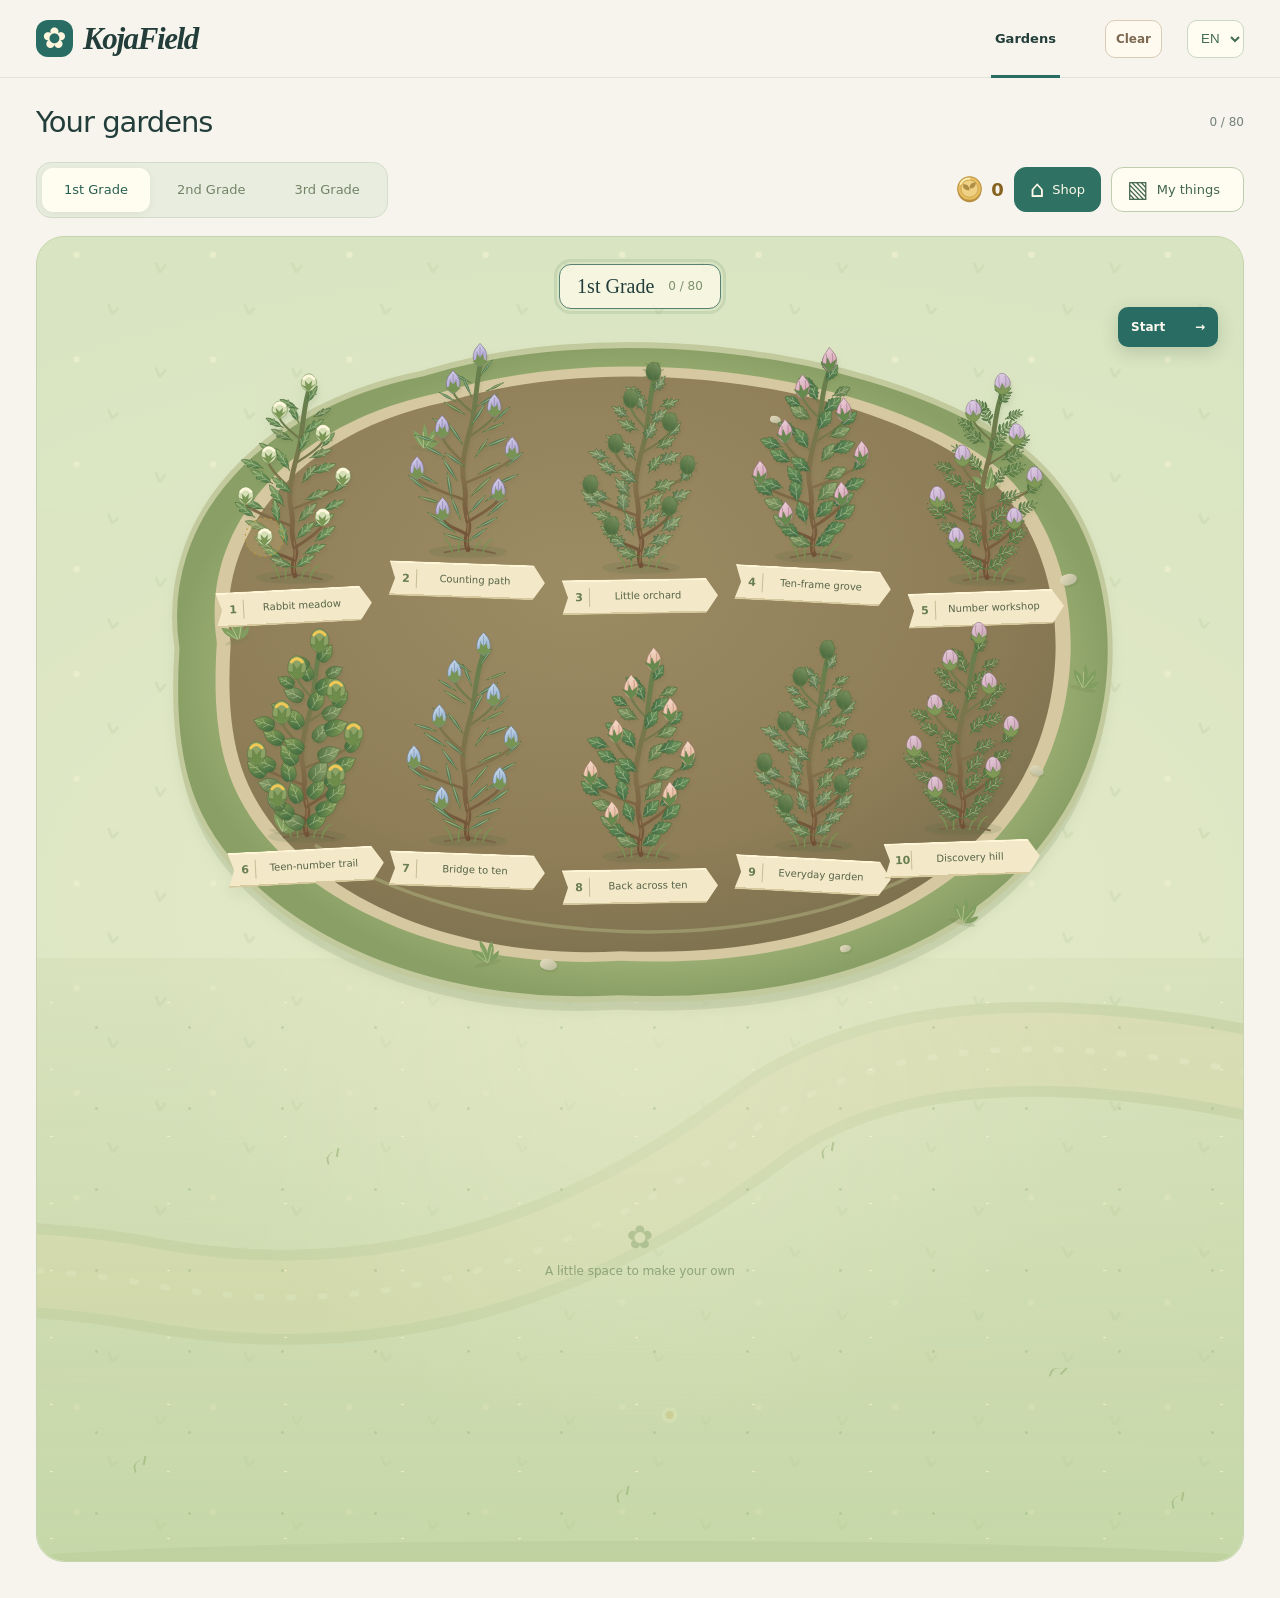
<file: index.html>
<!doctype html>
<html lang="en">
  <head>
    <meta charset="utf-8" />
    <meta name="viewport" content="width=device-width,initial-scale=1" />
    <meta name="theme-color" content="#f6f4ed" />
    <title>KojaField · Your gardens</title>
    <meta
      name="description"
      content="A field of maths gardens. Choose first, second or third grade."
    />
    <link rel="icon" href="assets-mark.svg" />
    <link rel="stylesheet" href="css/styles.css?v=kojafield-20261120-release" />
    <link rel="stylesheet" href="css/gardens.css?v=kojafield-20261120-release" />
    <link rel="stylesheet" href="css/garden-wallet.css?v=kojafield-20261120-release" />
    <link rel="stylesheet" href="css/garden-room.css?v=kojafield-20261120-release" />
    <link rel="stylesheet" href="css/garden-house.css?v=kojafield-20261120-release" />
    <script data-game-loader>
      (function () {
        'use strict';
        function boot() {
          const sources = [...document.querySelectorAll('script[data-game-src]')].map(
              (node) => node.dataset.gameSrc,
            ),
            main = document.getElementById('main');
          let hungarian = false;
          try {
            hungarian = localStorage.getItem('kojagarden.language') === 'hu';
          } catch {}
          const copy = hungarian
              ? {
                  loading: 'Készül a kerted…',
                  failed: 'A kerted nem töltődött be. Próbáld újra!',
                  retry: 'Újra',
                  reopen: 'Nyissuk meg újra a kerted!',
                  reload: 'Újratöltés',
                }
              : {
                  loading: 'Getting your garden ready…',
                  failed: 'Your garden could not load. Try again.',
                  retry: 'Try again',
                  reopen: 'Let’s reopen your garden.',
                  reload: 'Reload',
                },
            notice = document.createElement('div'),
            message = document.createElement('p'),
            retry = document.createElement('button');
          notice.id = 'game-startup-notice';
          notice.dataset.noTranslate = '';
          notice.setAttribute('role', 'status');
          notice.style.cssText =
            'max-width:1208px;margin:20px auto;padding:18px 24px;background:#fffdf1;border:1px solid #c8d4b7;border-radius:14px;color:#233e3a';
          message.style.margin = '0';
          retry.id = 'game-startup-retry';
          retry.type = 'button';
          retry.className = 'button primary';
          retry.style.marginTop = '12px';
          retry.hidden = true;
          notice.append(message, retry);
          if (main) {
            main.before(notice);
            main.inert = true;
            main.setAttribute('aria-busy', 'true');
          } else document.body.prepend(notice);
          let next = 0,
            running = false,
            runtimeFailed = false;
          function showFailure(runtime) {
            runtimeFailed ||= runtime;
            message.textContent = runtimeFailed ? copy.reopen : copy.failed;
            retry.textContent = runtimeFailed ? copy.reload : copy.retry;
            retry.disabled = false;
            retry.hidden = false;
            notice.hidden = false;
          }
          function runtimeError(event) {
            if (event.target === window) showFailure(true);
          }
          window.addEventListener('error', runtimeError);
          async function load(source) {
            for (let attempt = 0; attempt < 3; attempt++) {
              if (attempt)
                await new Promise((resolve) => setTimeout(resolve, attempt === 1 ? 250 : 750));
              if (runtimeFailed) throw new Error('Startup execution failed');
              try {
                await new Promise((resolve, reject) => {
                  const script = document.createElement('script');
                  script.async = false;
                  script.onload = () => {
                    script.onload = script.onerror = null;
                    resolve();
                  };
                  script.onerror = () => {
                    script.onload = script.onerror = null;
                    script.remove();
                    reject({ kind: 'network' });
                  };
                  script.src = source;
                  document.head.append(script);
                });
                return;
              } catch (error) {
                if (error.kind !== 'network' || attempt === 2) throw error;
              }
            }
          }
          async function start() {
            if (running || runtimeFailed) return;
            running = true;
            retry.hidden = true;
            retry.disabled = true;
            message.textContent = copy.loading;
            try {
              while (next < sources.length) {
                await load(sources[next]);
                if (runtimeFailed) throw new Error('Startup execution failed');
                next++;
              }
              // Standalone editions finish their inline DOMContentLoaded callbacks first.
              await new Promise((resolve) => setTimeout(resolve, 0));
              if (runtimeFailed) throw new Error('Startup execution failed');
              document.documentElement.dataset.gameReady = 'true';
              if (main) {
                main.inert = false;
                main.removeAttribute('aria-busy');
              }
              notice.hidden = true;
              window.removeEventListener('error', runtimeError);
            } catch (error) {
              showFailure(runtimeFailed || error.kind !== 'network');
            } finally {
              running = false;
              retry.disabled = false;
            }
          }
          retry.addEventListener('click', () => {
            if (runtimeFailed) location.reload();
            else start();
          });
          start();
        }
        if (document.readyState === 'loading')
          document.addEventListener('DOMContentLoaded', boot, { once: true });
        else boot();
      })();
    </script>
    <script
      type="application/x-kojafield"
      data-game-src="data/grade1.js?v=kojafield-20261120-hint-review-1"
    ></script>
    <script
      type="application/x-kojafield"
      data-game-src="js/grade1-questions.js?v=kojafield-20261120-release"
    ></script>
    <script
      type="application/x-kojafield"
      data-game-src="js/grade1-questions-v4.js?v=kojafield-20261120-release"
    ></script>
    <script
      type="application/x-kojafield"
      data-game-src="js/grade1-questions-v5.js?v=kojafield-20261120-release"
    ></script>
    <script
      type="application/x-kojafield"
      data-game-src="js/grade1-simple-questions.js?v=kojafield-20261120-release"
    ></script>
    <script
      type="application/x-kojafield"
      data-game-src="data/grade2.js?v=kojafield-20261120-3"
    ></script>
    <script
      type="application/x-kojafield"
      data-game-src="js/grade2-questions.js?v=kojafield-20261120-release"
    ></script>
    <script
      type="application/x-kojafield"
      data-game-src="js/i18n-grade2.js?v=kojafield-20261120-release"
    ></script>
    <script
      type="application/x-kojafield"
      data-game-src="data/grade3.js?v=kojafield-20261120-1"
    ></script>
    <script
      type="application/x-kojafield"
      data-game-src="data/grade3-legacy.js?v=kojafield-20261120-1"
    ></script>
    <script
      type="application/x-kojafield"
      data-game-src="js/grade3-questions-legacy.js?v=kojafield-20261120-release"
    ></script>
    <script
      type="application/x-kojafield"
      data-game-src="js/grade3-questions.js?v=kojafield-20261120-release"
    ></script>
    <script
      type="application/x-kojafield"
      data-game-src="js/i18n-grade1.js?v=kojafield-20261120-hint-review-1"
    ></script>
    <script
      type="application/x-kojafield"
      data-game-src="js/i18n-grade3.js?v=kojafield-20261120-release"
    ></script>
    <script
      type="application/x-kojafield"
      data-game-src="js/i18n-questions.js?v=kojafield-20261120-hint-review-1"
    ></script>
    <script
      type="application/x-kojafield"
      data-game-src="js/i18n.js?v=kojafield-20261120-release"
    ></script>
    <script
      type="application/x-kojafield"
      data-game-src="js/grade1-engine.js?v=kojafield-20261120-save-validation-1"
    ></script>
    <script
      type="application/x-kojafield"
      data-game-src="js/grade3-engine.js?v=kojafield-20261120-release"
    ></script>
    <script
      type="application/x-kojafield"
      data-game-src="js/grade2-engine.js?v=kojafield-20261120-release"
    ></script>
    <script
      type="application/x-kojafield"
      data-game-src="js/bush.js?v=kojafield-20261120-release"
    ></script>
    <script
      type="application/x-kojafield"
      data-game-src="js/garden-items.js?v=kojafield-20261120-release"
    ></script>
    <script
      type="application/x-kojafield"
      data-game-src="js/garden-house-model.js?v=kojafield-20261120-release"
    ></script>
    <script
      type="application/x-kojafield"
      data-game-src="js/garden-house-art.js?v=kojafield-20261120-release"
    ></script>
    <script
      type="application/x-kojafield"
      data-game-src="js/garden-rewards.js?v=kojafield-20261120-release"
    ></script>
    <script
      type="application/x-kojafield"
      data-game-src="js/garden-wallet.js?v=kojafield-20261120-release"
    ></script>
    <script
      type="application/x-kojafield"
      data-game-src="js/garden-house.js?v=kojafield-20261120-release"
    ></script>
    <script
      type="application/x-kojafield"
      data-game-src="js/gardens.js?v=kojafield-20261120-release"
    ></script>
    <script
      type="application/x-kojafield"
      data-game-src="js/garden-life.js?v=kojafield-20261120-release"
    ></script>
    <script
      type="application/x-kojafield"
      data-game-src="js/garden-room.js?v=kojafield-20261120-release"
    ></script>
    <link rel="stylesheet" href="css/game-reset.css?v=kojafield-20261120-release" />
    <script
      type="application/x-kojafield"
      data-game-src="js/game-reset.js?v=kojafield-20261120-release"
    ></script>
  </head>
  <body>
    <a class="skip-link" href="#main">Skip to gardens</a>
    <header class="site-header">
      <a class="brand" href="index.html"
        ><span class="brand-symbol" aria-hidden="true">✿</span> KojaField</a
      >
      <nav aria-label="Navigation"><span class="nav-link active">Gardens</span></nav>
      <label class="language-picker" data-no-translate
        ><span class="sr-only">Language / Nyelv</span
        ><select data-language-switch aria-label="Language / Nyelv">
          <option value="en">EN</option>
          <option value="hu">HU</option>
        </select></label
      >
    </header>
    <main id="main">
      <div class="journey-heading">
        <h1>Your gardens</h1>
        <span class="field-count" id="room-completed"></span>
      </div>
      <div class="garden-toolbar">
        <div class="garden-grade-menu" role="group" aria-label="Choose a maths garden">
          <button type="button" data-garden-grade="1" aria-pressed="true">1st Grade</button
          ><button type="button" data-garden-grade="2" aria-pressed="false">2nd Grade</button
          ><button type="button" data-garden-grade="3" aria-pressed="false">3rd Grade</button>
        </div>
        <div class="garden-toolbar-actions">
          <span class="garden-coin-total" id="room-wallet" aria-label="Coins for your garden"></span
          ><button type="button" class="garden-tool-button shop-button" id="room-shop">
            <span aria-hidden="true">⌂</span><span>Shop</span></button
          ><button type="button" class="garden-tool-button" id="room-inventory">
            <span aria-hidden="true">▧</span><span>My things</span
            ><span id="room-owned-count"></span>
          </button>
        </div>
      </div>
      <p id="room-save-note" class="save-note" role="status" hidden>Cannot save in this browser.</p>
      <section class="big-field garden-room-field" aria-label="Choose a maths garden">
        <svg
          class="field-scenery"
          viewBox="0 0 1200 670"
          preserveAspectRatio="xMidYMid slice"
          aria-hidden="true"
        >
          <defs>
            <radialGradient id="field-light">
              <stop stop-color="#f2efd3" />
              <stop offset="1" stop-color="#d7e5c5" />
            </radialGradient>
            <pattern id="field-grass" width="69" height="53" patternUnits="userSpaceOnUse">
              <path
                d="M12 18l-2-5m2 5 3-4m42 25-2-5m2 5 3-3"
                fill="none"
                stroke="#98b180"
                stroke-width="1.4"
                opacity=".35"
              />
              <circle cx="39" cy="9" r="1.6" fill="#fff9da" />
            </pattern>
            <g id="field-bush">
              <path
                d="M-45 7q-15-33 14-39q11-31 35-16q35-16 43 15q34 12 11 38q-42 28-103 2"
                fill="#b0c794"
              />
              <path
                d="M-18 15q-5-30 5-44m-3 20-13-9m16 4 10-11m22 33q9-18 8-39m-5 22 16-4"
                fill="none"
                stroke="#8dab76"
                stroke-width="2"
              />
            </g>
          </defs>
          <rect width="1200" height="670" fill="url(#field-light)" />
          <rect width="1200" height="670" fill="url(#field-grass)" />
          <path
            d="M-50 580Q190 500 352 530T660 450T1240 540"
            fill="none"
            stroke="#c5ca9f"
            stroke-width="48"
          />
          <path
            d="M-50 580Q190 500 352 530T660 450T1240 540"
            fill="none"
            stroke="#eddfb9"
            stroke-width="37"
          />
          <path
            d="M-50 580Q190 500 352 530T660 450T1240 540"
            fill="none"
            stroke="#fff4d5"
            stroke-width="3"
            stroke-dasharray="2 14"
            stroke-linecap="round"
          />
          <g opacity=".8">
            <use href="#field-bush" x="20" y="30" />
            <use href="#field-bush" x="80" y="0" />
            <use href="#field-bush" x="1170" y="35" />
            <use href="#field-bush" x="1130" y="0" />
            <use href="#field-bush" x="25" y="630" />
            <use href="#field-bush" x="105" y="675" />
            <use href="#field-bush" x="1180" y="645" />
          </g>
          <g transform="translate(600 235)">
            <ellipse cy="29" rx="56" ry="18" fill="#b7c69a" />
            <path d="M-47 17q-7-34 18-42q40-30 71 5q24 32-10 48q-56 10-79-11" fill="#e9ddba" />
            <path d="M-39 13q-3-25 18-30q31-23 54 4q19 23-10 32q-42 10-62-6" fill="#8cb8a5" />
            <path d="M-20 1q17-7 30-1" fill="none" stroke="#c8ded0" stroke-width="2" />
            <path d="M-39 21q-10-22-8-33m9 30 7-23" stroke="#8aa46e" stroke-width="2" fill="none" />
          </g>
          <g fill="#fff8d7">
            <circle cx="108" cy="470" r="4" />
            <circle cx="101" cy="476" r="4" />
            <circle cx="1110" cy="330" r="4" />
            <circle cx="1117" cy="336" r="4" />
            <circle cx="615" cy="596" r="4" />
          </g>
          <g fill="#dbb45b">
            <circle cx="105" cy="473" r="2.5" />
            <circle cx="1113" cy="333" r="2.5" />
            <circle cx="615" cy="596" r="2" />
          </g>
        </svg>
        <article class="garden-choice grade-one" data-grade="1">
          <div class="garden-art" id="grade1-art"></div>
          <div class="decor-lawn-wrap">
            <div
              class="decor-lawn"
              id="decor-lawn-1"
              data-decor-grade="1"
              tabindex="0"
              role="group"
              aria-label="Your decoration garden"
            >
              <div class="lawn-scenery" aria-hidden="true">
                <i></i><i></i><i></i><i></i><i></i><i></i>
              </div>
              <div class="decor-items" id="decor-items-1"></div>
              <div class="lawn-welcome">
                <span aria-hidden="true">✿</span><span>A little space to make your own</span>
              </div>
            </div>
          </div>
          <button
            class="garden-pick"
            id="choose-grade1"
            aria-expanded="false"
            aria-controls="enter-grade1"
          >
            <span class="garden-sign"
              ><strong>1st Grade</strong><span>10 chapters · 80 lessons</span
              ><span id="grade1-progress" class="garden-progress">0 / 80</span></span
            >
          </button>
          <div class="garden-entry">
            <a class="button primary enter-garden" id="enter-grade1" href="garden.html" hidden
              >Start <span aria-hidden="true">→</span></a
            >
          </div>
        </article>
        <article class="garden-choice grade-two" data-grade="2">
          <div class="garden-art" id="grade2-art"></div>
          <div class="decor-lawn-wrap">
            <div
              class="decor-lawn"
              id="decor-lawn-2"
              data-decor-grade="2"
              tabindex="0"
              role="group"
              aria-label="Your decoration garden"
            >
              <div class="lawn-scenery" aria-hidden="true">
                <i></i><i></i><i></i><i></i><i></i><i></i>
              </div>
              <div class="decor-items" id="decor-items-2"></div>
              <div class="lawn-welcome">
                <span aria-hidden="true">✿</span><span>A little space to make your own</span>
              </div>
            </div>
          </div>
          <button
            class="garden-pick"
            id="choose-grade2"
            aria-expanded="false"
            aria-controls="enter-grade2"
          >
            <span class="garden-sign"
              ><strong>2nd Grade</strong><span>10 chapters · 80 lessons</span
              ><span id="grade2-progress" class="garden-progress">0 / 80</span></span
            >
          </button>
          <div class="garden-entry">
            <a class="button primary enter-garden" id="enter-grade2" href="grade2.html" hidden
              >Start <span aria-hidden="true">→</span></a
            >
          </div>
        </article>
        <article class="garden-choice grade-three" data-grade="3">
          <div class="garden-art" id="grade3-art"></div>
          <div class="decor-lawn-wrap">
            <div
              class="decor-lawn"
              id="decor-lawn-3"
              data-decor-grade="3"
              tabindex="0"
              role="group"
              aria-label="Your decoration garden"
            >
              <div class="lawn-scenery" aria-hidden="true">
                <i></i><i></i><i></i><i></i><i></i><i></i>
              </div>
              <div class="decor-items" id="decor-items-3"></div>
              <div class="lawn-welcome">
                <span aria-hidden="true">✿</span><span>A little space to make your own</span>
              </div>
            </div>
          </div>
          <button
            class="garden-pick"
            id="choose-grade3"
            aria-expanded="false"
            aria-controls="enter-grade3"
          >
            <span class="garden-sign"
              ><strong>3rd Grade</strong><span>10 chapters · 80 lessons</span
              ><span id="grade3-progress" class="garden-progress">0 / 80</span></span
            >
          </button>
          <div class="garden-entry">
            <a class="button primary enter-garden" id="enter-grade3" href="grade3.html" hidden
              >Start <span aria-hidden="true">→</span></a
            >
          </div>
        </article>
      </section>
      <div class="flower-tooltip" id="flower-tooltip" role="tooltip" hidden></div>
      <div class="decor-dock" id="decor-dock" hidden>
        <span class="decor-dock-art" id="decor-dock-art" aria-hidden="true"></span>
        <div class="decor-dock-copy">
          <strong id="decor-dock-name"></strong><span>Tap the grass to place</span>
        </div>
        <div class="decor-dock-actions">
          <button type="button" id="decor-place" aria-label="Place here">✓</button
          ><button type="button" id="decor-store" aria-label="Put away">▧</button
          ><button type="button" id="decor-cancel" aria-label="Cancel move">×</button>
        </div>
      </div>
      <dialog class="garden-shop" id="garden-shop" aria-labelledby="garden-shop-title">
        <div class="shop-heading">
          <div>
            <p class="shop-kicker" id="shop-grade"></p>
            <h2 id="garden-shop-title">Garden shop</h2>
          </div>
          <span class="garden-coin-total" id="shop-wallet"></span
          ><button
            type="button"
            class="garden-tool-button shop-close"
            id="shop-close"
            aria-label="Close"
          >
            ×
          </button>
        </div>
        <div class="shop-tabs" role="group" aria-label="Garden shop">
          <button type="button" data-shop-tab="shop" aria-pressed="true">Shop</button
          ><button type="button" data-shop-tab="owned" aria-pressed="false">My things</button>
        </div>
        <div
          class="shop-tabs shop-departments"
          id="shop-departments"
          role="group"
          aria-label="Choose items"
        >
          <button type="button" data-shop-department="garden" aria-pressed="true">Garden</button>
          <button type="button" data-shop-department="house" aria-pressed="false">House</button>
        </div>
        <div id="shop-content"></div>
        <details class="coin-rules">
          <summary>How to earn coins</summary>
          <p>Open every petal to earn coins. Your first hand-in earns the most.</p>
          <div class="coin-rounds">
            <span>1 → 30</span><span>2 → 24</span><span>3 → 18</span><span>4 → 12</span
            ><span>5+ → 6</span>
          </div>
          <p>
            Each lesson earns once. Each final mission earns separately. Moving your things is free.
          </p>
        </details>
      </dialog>
      <div class="sr-only" id="room-status" role="status" aria-live="polite"></div>
    </main>
  </body>
</html>
</file>
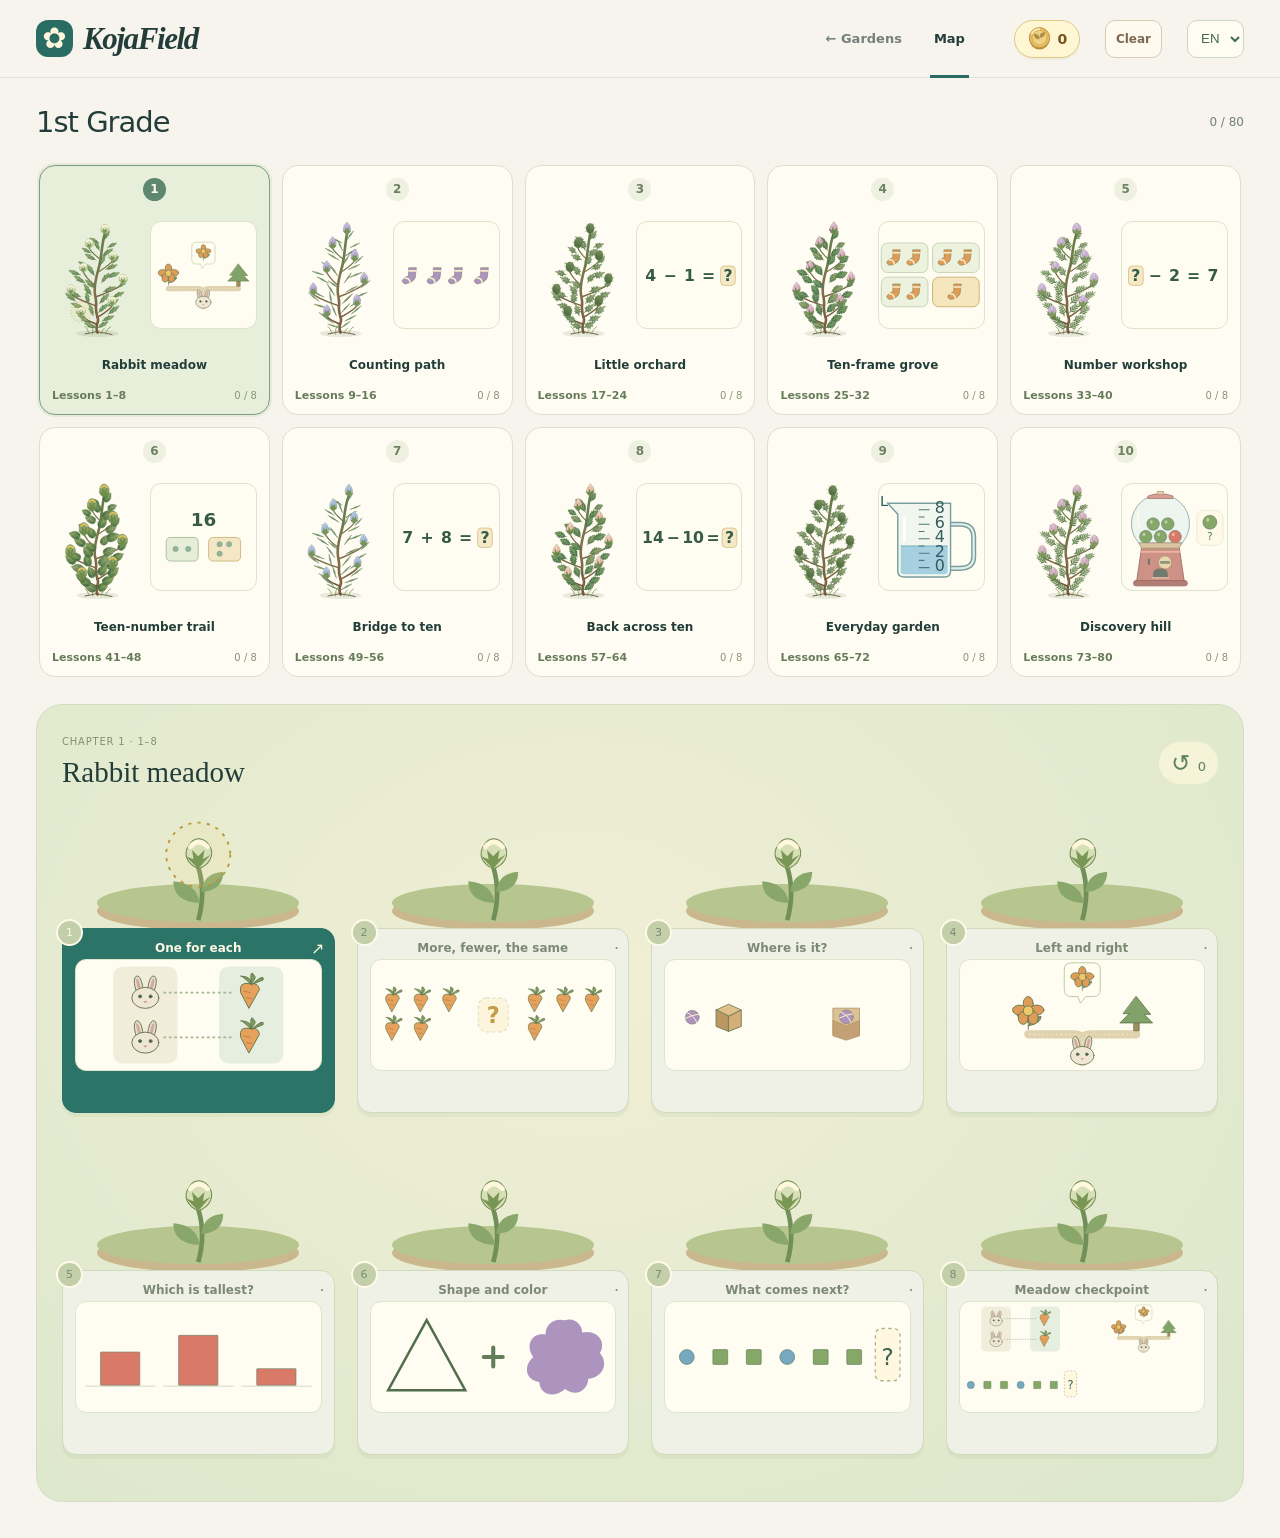
<file: garden.html>
<!doctype html>
<html lang="en">
  <head>
    <meta charset="utf-8" />
    <meta name="viewport" content="width=device-width,initial-scale=1" />
    <meta name="theme-color" content="#f6f4ed" />
    <title>1st Grade · KojaField</title>
    <meta
      name="description"
      content="Eighty first-grade maths adventures with pictures and gentle whole-set feedback."
    />
    <link rel="icon" href="assets-mark.svg" />
    <link rel="stylesheet" href="css/styles.css?v=kojafield-20261120-release" />
    <link rel="stylesheet" href="css/gardens.css?v=kojafield-20261120-release" />
    <link rel="stylesheet" href="css/grade1.css?v=kojafield-20261120-release" />
    <link rel="stylesheet" href="css/garden-wallet.css?v=kojafield-20261120-release" />
    <script data-game-loader>
      (function () {
        'use strict';
        function boot() {
          const sources = [...document.querySelectorAll('script[data-game-src]')].map(
              (node) => node.dataset.gameSrc,
            ),
            main = document.getElementById('main');
          let hungarian = false;
          try {
            hungarian = localStorage.getItem('kojagarden.language') === 'hu';
          } catch {}
          const copy = hungarian
              ? {
                  loading: 'Készül a kerted…',
                  failed: 'A kerted nem töltődött be. Próbáld újra!',
                  retry: 'Újra',
                  reopen: 'Nyissuk meg újra a kerted!',
                  reload: 'Újratöltés',
                }
              : {
                  loading: 'Getting your garden ready…',
                  failed: 'Your garden could not load. Try again.',
                  retry: 'Try again',
                  reopen: 'Let’s reopen your garden.',
                  reload: 'Reload',
                },
            notice = document.createElement('div'),
            message = document.createElement('p'),
            retry = document.createElement('button');
          notice.id = 'game-startup-notice';
          notice.dataset.noTranslate = '';
          notice.setAttribute('role', 'status');
          notice.style.cssText =
            'max-width:1208px;margin:20px auto;padding:18px 24px;background:#fffdf1;border:1px solid #c8d4b7;border-radius:14px;color:#233e3a';
          message.style.margin = '0';
          retry.id = 'game-startup-retry';
          retry.type = 'button';
          retry.className = 'button primary';
          retry.style.marginTop = '12px';
          retry.hidden = true;
          notice.append(message, retry);
          if (main) {
            main.before(notice);
            main.inert = true;
            main.setAttribute('aria-busy', 'true');
          } else document.body.prepend(notice);
          let next = 0,
            running = false,
            runtimeFailed = false;
          function showFailure(runtime) {
            runtimeFailed ||= runtime;
            message.textContent = runtimeFailed ? copy.reopen : copy.failed;
            retry.textContent = runtimeFailed ? copy.reload : copy.retry;
            retry.disabled = false;
            retry.hidden = false;
            notice.hidden = false;
          }
          function runtimeError(event) {
            if (event.target === window) showFailure(true);
          }
          window.addEventListener('error', runtimeError);
          async function load(source) {
            for (let attempt = 0; attempt < 3; attempt++) {
              if (attempt)
                await new Promise((resolve) => setTimeout(resolve, attempt === 1 ? 250 : 750));
              if (runtimeFailed) throw new Error('Startup execution failed');
              try {
                await new Promise((resolve, reject) => {
                  const script = document.createElement('script');
                  script.async = false;
                  script.onload = () => {
                    script.onload = script.onerror = null;
                    resolve();
                  };
                  script.onerror = () => {
                    script.onload = script.onerror = null;
                    script.remove();
                    reject({ kind: 'network' });
                  };
                  script.src = source;
                  document.head.append(script);
                });
                return;
              } catch (error) {
                if (error.kind !== 'network' || attempt === 2) throw error;
              }
            }
          }
          async function start() {
            if (running || runtimeFailed) return;
            running = true;
            retry.hidden = true;
            retry.disabled = true;
            message.textContent = copy.loading;
            try {
              while (next < sources.length) {
                await load(sources[next]);
                if (runtimeFailed) throw new Error('Startup execution failed');
                next++;
              }
              // Standalone editions finish their inline DOMContentLoaded callbacks first.
              await new Promise((resolve) => setTimeout(resolve, 0));
              if (runtimeFailed) throw new Error('Startup execution failed');
              document.documentElement.dataset.gameReady = 'true';
              if (main) {
                main.inert = false;
                main.removeAttribute('aria-busy');
              }
              notice.hidden = true;
              window.removeEventListener('error', runtimeError);
            } catch (error) {
              showFailure(runtimeFailed || error.kind !== 'network');
            } finally {
              running = false;
              retry.disabled = false;
            }
          }
          retry.addEventListener('click', () => {
            if (runtimeFailed) location.reload();
            else start();
          });
          start();
        }
        if (document.readyState === 'loading')
          document.addEventListener('DOMContentLoaded', boot, { once: true });
        else boot();
      })();
    </script>
    <script
      type="application/x-kojafield"
      data-game-src="data/grade1.js?v=kojafield-20261120-hint-review-1"
    ></script>
    <script
      type="application/x-kojafield"
      data-game-src="js/grade1-questions.js?v=kojafield-20261120-release"
    ></script>
    <script
      type="application/x-kojafield"
      data-game-src="js/grade1-questions-v4.js?v=kojafield-20261120-release"
    ></script>
    <script
      type="application/x-kojafield"
      data-game-src="js/grade1-questions-v5.js?v=kojafield-20261120-release"
    ></script>
    <script
      type="application/x-kojafield"
      data-game-src="js/grade1-simple-questions.js?v=kojafield-20261120-release"
    ></script>
    <script
      type="application/x-kojafield"
      data-game-src="js/i18n-grade1.js?v=kojafield-20261120-hint-review-1"
    ></script>
    <script
      type="application/x-kojafield"
      data-game-src="js/i18n-questions.js?v=kojafield-20261120-hint-review-1"
    ></script>
    <script
      type="application/x-kojafield"
      data-game-src="js/i18n.js?v=kojafield-20261120-release"
    ></script>
    <script
      type="application/x-kojafield"
      data-game-src="js/grade1-engine.js?v=kojafield-20261120-save-validation-1"
    ></script>
    <script
      type="application/x-kojafield"
      data-game-src="js/bush.js?v=kojafield-20261120-release"
    ></script>
    <script
      type="application/x-kojafield"
      data-game-src="js/flower.js?v=kojafield-20261120-release"
    ></script>
    <script
      type="application/x-kojafield"
      data-game-src="js/grade1-visuals.js?v=kojafield-20261120-hint-review-1"
    ></script>
    <script
      type="application/x-kojafield"
      data-game-src="js/grade1-simple-presentation.js?v=kojafield-20261120-hint-review-1"
    ></script>
    <script
      type="application/x-kojafield"
      data-game-src="js/grade1-task-design.js?v=kojafield-20261120-release"
    ></script>
    <script
      type="application/x-kojafield"
      data-game-src="js/grade1-task-cues.js?v=kojafield-20261120-release"
    ></script>
    <script
      type="application/x-kojafield"
      data-game-src="js/garden-items.js?v=kojafield-20261120-release"
    ></script>
    <script
      type="application/x-kojafield"
      data-game-src="js/garden-house-model.js?v=kojafield-20261120-release"
    ></script>
    <script
      type="application/x-kojafield"
      data-game-src="js/garden-rewards.js?v=kojafield-20261120-release"
    ></script>
    <script
      type="application/x-kojafield"
      data-game-src="js/garden-wallet.js?v=kojafield-20261120-release"
    ></script>
    <script
      type="application/x-kojafield"
      data-game-src="js/lesson-previews.js?v=kojafield-20261120-release"
    ></script>
    <script
      type="application/x-kojafield"
      data-game-src="js/shape-options.js?v=kojafield-20261120-release"
    ></script>
    <script
      type="application/x-kojafield"
      data-game-src="js/grade1-app.js?v=kojafield-20261120-save-validation-1"
    ></script>
    <link rel="stylesheet" href="css/game-reset.css?v=kojafield-20261120-release" />
    <script
      type="application/x-kojafield"
      data-game-src="js/game-reset.js?v=kojafield-20261120-release"
    ></script>
  </head>
  <body>
    <a class="skip-link" href="#main">Skip to game</a>
    <header class="site-header garden-lesson-header">
      <a class="brand" href="index.html#garden-1" aria-label="All gardens"
        ><span class="brand-symbol" aria-hidden="true">✿</span> KojaField</a
      >
      <nav aria-label="Navigation">
        <a class="nav-link field-link" href="index.html#garden-1" aria-label="All gardens"
          >← Gardens</a
        ><button class="nav-link active" id="g1-map">Map</button>
      </nav>
      <div class="header-right">
        <a
          class="garden-wallet-pill"
          href="index.html#garden-1"
          data-garden-wallet="grade1"
          aria-label="Garden shop"
          ><span class="sr-only">Coins for your garden</span><span data-wallet-balance>0</span></a
        >
      </div>
      <label class="language-picker" data-no-translate
        ><span class="sr-only">Language / Nyelv</span
        ><select data-language-switch aria-label="Language / Nyelv">
          <option value="en">EN</option>
          <option value="hu">HU</option>
        </select></label
      >
    </header>
    <main id="main">
      <p class="save-note" id="g1-save-note" role="status" hidden>Cannot save in this browser.</p>
      <section id="g1-map-view">
        <div class="journey-heading">
          <h1>1st Grade</h1>
          <span class="field-count" id="g1-count">0 / 80</span>
        </div>
        <div class="g1-worlds" id="g1-worlds" aria-label="Choose a chapter"></div>
        <section class="g1-world-panel">
          <div class="g1-world-heading">
            <div>
              <span id="g1-world-number" class="g1-kicker"></span>
              <h2 id="g1-world-title"></h2>
            </div>
            <button
              id="g1-review"
              class="g1-review-link"
              aria-label="Practise skills that need another try"
            >
              ↺ <span id="g1-review-count">0</span>
            </button>
          </div>
          <div class="g1-stops" id="g1-stops"></div>
        </section>
      </section>
      <section id="g1-lesson-view" hidden>
        <div class="play-top">
          <button class="back-button" id="g1-back">← Map</button
          ><span class="level-skill lesson-location"
            ><span>Grade 1</span> · <span id="g1-location"></span
          ></span>
        </div>
        <div class="play-heading">
          <h1 id="g1-title"></h1>
        </div>
        <details class="learn-panel g1-learn-panel" id="g1-learn">
          <summary>Show an example</summary>
          <div class="learn-content" id="g1-example"></div>
        </details>
        <div class="g1-missions" id="g1-missions" hidden></div>
        <section id="g1-work" hidden>
          <div class="g1-work-top">
            <button id="g1-fresh" type="button" class="button quiet" hidden>
              ↻ Fresh questions
            </button>
            <div class="g1-flower-summary">
              <div id="g1-flower"></div>
              <output id="g1-score">—</output>
            </div>
          </div>
          <section class="g1-workbook">
            <div class="workbook-heading">
              <p id="g1-instruction"></p>
              <span id="g1-answer-count" class="answer-counter"></span>
            </div>
            <div id="g1-progress-dots" class="g1-progress-dots" aria-hidden="true"></div>
            <h2 id="g1-task-prompt" class="g1-set-prompt" hidden></h2>
            <form id="g1-form" novalidate>
              <div id="g1-questions" class="g1-question-grid"></div>
              <div class="workbook-footer">
                <button id="g1-submit" class="button primary g1-big-action" type="submit"></button>
              </div>
            </form>
            <section id="g1-result" class="g1-result" role="status" hidden>
              <h2 id="g1-result-title"></h2>
              <p id="g1-result-copy"></p>
              <div id="g1-reward" class="garden-reward" hidden></div>
              <div id="g1-targeted" class="g1-targeted"></div>
              <div class="g1-result-actions">
                <button class="button primary" id="g1-next"></button
                ><button class="button quiet" id="g1-result-map">← <span>Map</span></button
                ><button class="button quiet" id="g1-retry-mission" hidden>
                  ↺ <span>Again</span>
                </button>
              </div>
            </section>
          </section>
          <div class="g1-record" id="g1-record"></div>
        </section>
      </section>
    </main>
    <dialog class="info-dialog" id="g1-dialog">
      <button class="icon-button dialog-close" id="g1-close" aria-label="Close">×</button>
      <div id="g1-dialog-copy"></div>
    </dialog>
    <noscript>Enable JavaScript to play.</noscript>
  </body>
</html>
</file>
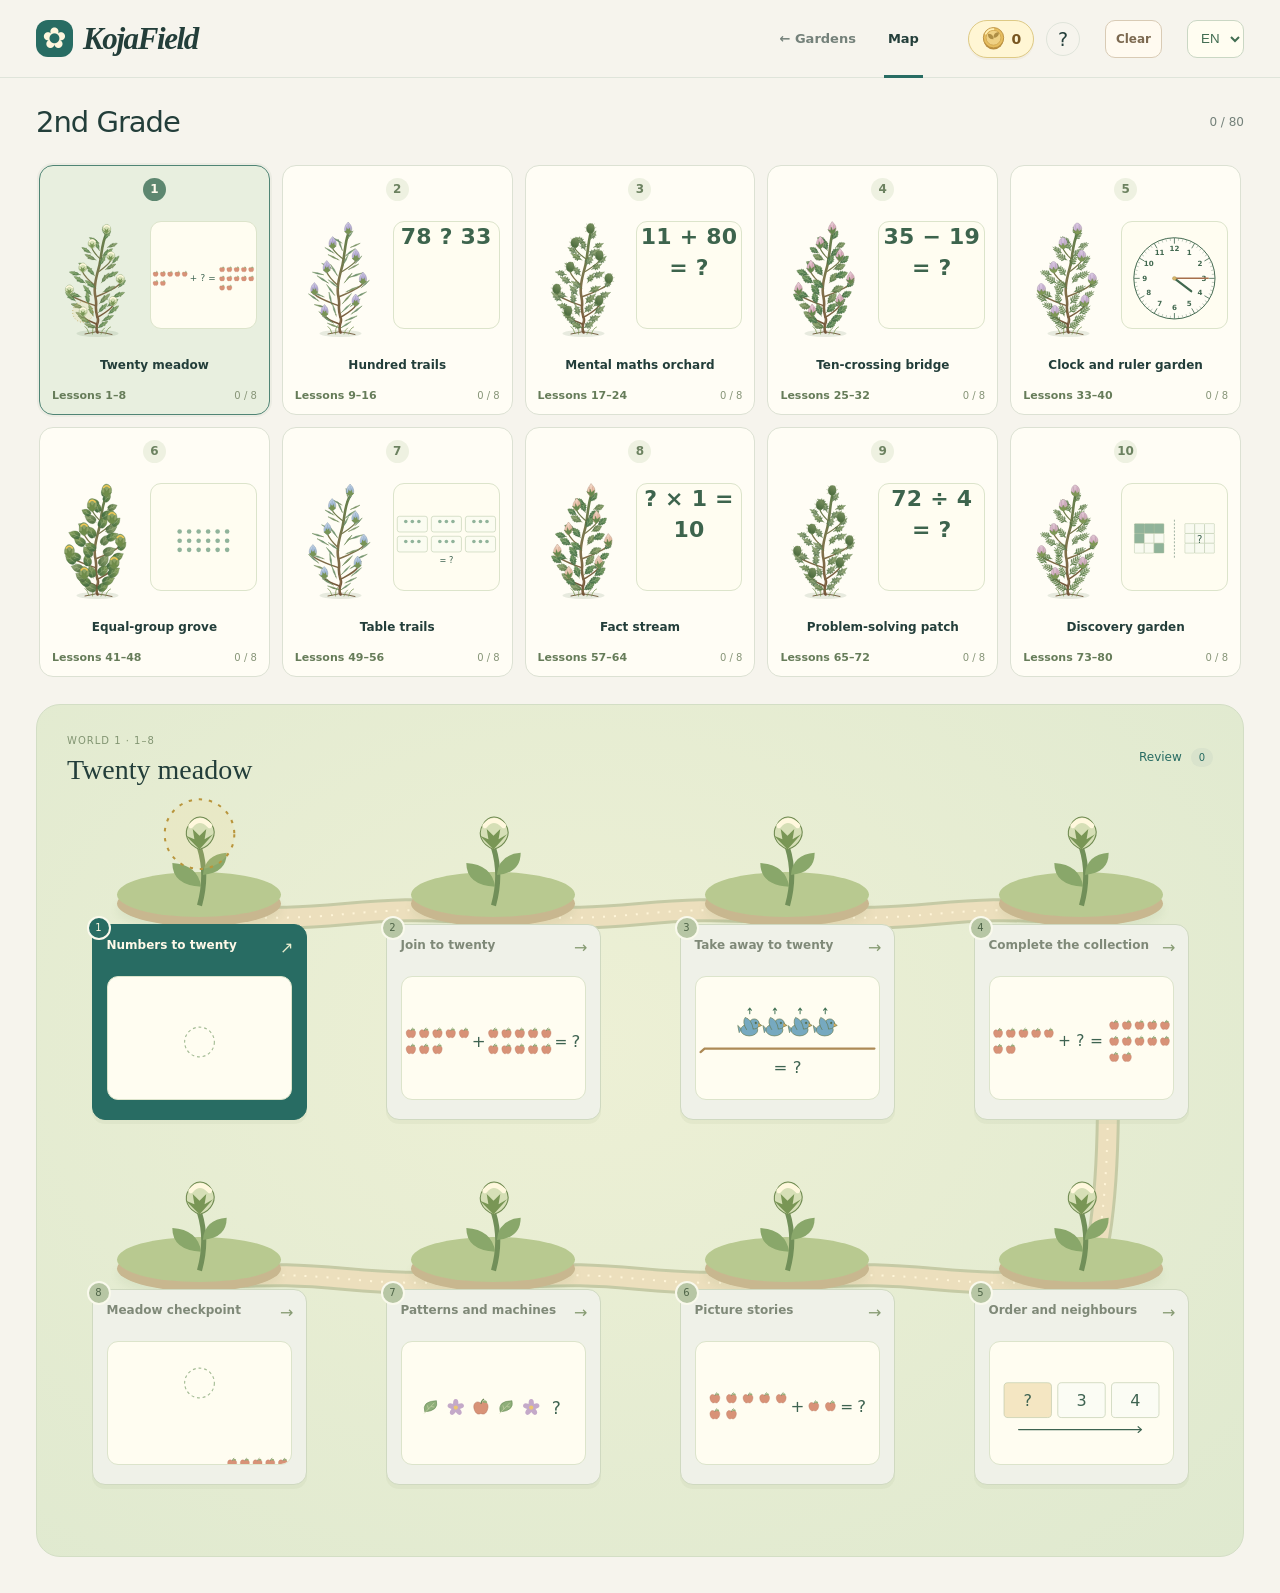
<file: grade2.html>
<!doctype html>
<html lang="en" data-course="grade2">
  <head>
    <meta charset="utf-8" />
    <meta name="viewport" content="width=device-width,initial-scale=1" />
    <meta name="theme-color" content="#f6f4ed" />
    <title>2nd Grade · KojaField</title>
    <meta name="description" content="Explore 80 maths levels in ten connected worlds." />
    <link rel="icon" href="assets-mark.svg" />
    <link rel="stylesheet" href="css/styles.css?v=kojafield-20261120-release" />
    <link rel="stylesheet" href="css/gardens.css?v=kojafield-20261120-release" />
    <link rel="stylesheet" href="css/grade3.css?v=kojafield-20261120-release" />
    <link rel="stylesheet" href="css/grade2.css?v=kojafield-20261121-coin-wrap-1" />
    <link rel="stylesheet" href="css/garden-wallet.css?v=kojafield-20261120-release" />
    <script data-game-loader>
      (function () {
        'use strict';
        function boot() {
          const sources = [...document.querySelectorAll('script[data-game-src]')].map(
              (node) => node.dataset.gameSrc,
            ),
            main = document.getElementById('main');
          let hungarian = false;
          try {
            hungarian = localStorage.getItem('kojagarden.language') === 'hu';
          } catch {}
          const copy = hungarian
              ? {
                  loading: 'Készül a kerted…',
                  failed: 'A kerted nem töltődött be. Próbáld újra!',
                  retry: 'Újra',
                  reopen: 'Nyissuk meg újra a kerted!',
                  reload: 'Újratöltés',
                }
              : {
                  loading: 'Getting your garden ready…',
                  failed: 'Your garden could not load. Try again.',
                  retry: 'Try again',
                  reopen: 'Let’s reopen your garden.',
                  reload: 'Reload',
                },
            notice = document.createElement('div'),
            message = document.createElement('p'),
            retry = document.createElement('button');
          notice.id = 'game-startup-notice';
          notice.dataset.noTranslate = '';
          notice.setAttribute('role', 'status');
          notice.style.cssText =
            'max-width:1208px;margin:20px auto;padding:18px 24px;background:#fffdf1;border:1px solid #c8d4b7;border-radius:14px;color:#233e3a';
          message.style.margin = '0';
          retry.id = 'game-startup-retry';
          retry.type = 'button';
          retry.className = 'button primary';
          retry.style.marginTop = '12px';
          retry.hidden = true;
          notice.append(message, retry);
          if (main) {
            main.before(notice);
            main.inert = true;
            main.setAttribute('aria-busy', 'true');
          } else document.body.prepend(notice);
          let next = 0,
            running = false,
            runtimeFailed = false;
          function showFailure(runtime) {
            runtimeFailed ||= runtime;
            message.textContent = runtimeFailed ? copy.reopen : copy.failed;
            retry.textContent = runtimeFailed ? copy.reload : copy.retry;
            retry.disabled = false;
            retry.hidden = false;
            notice.hidden = false;
          }
          function runtimeError(event) {
            if (event.target === window) showFailure(true);
          }
          window.addEventListener('error', runtimeError);
          async function load(source) {
            for (let attempt = 0; attempt < 3; attempt++) {
              if (attempt)
                await new Promise((resolve) => setTimeout(resolve, attempt === 1 ? 250 : 750));
              if (runtimeFailed) throw new Error('Startup execution failed');
              try {
                await new Promise((resolve, reject) => {
                  const script = document.createElement('script');
                  script.async = false;
                  script.onload = () => {
                    script.onload = script.onerror = null;
                    resolve();
                  };
                  script.onerror = () => {
                    script.onload = script.onerror = null;
                    script.remove();
                    reject({ kind: 'network' });
                  };
                  script.src = source;
                  document.head.append(script);
                });
                return;
              } catch (error) {
                if (error.kind !== 'network' || attempt === 2) throw error;
              }
            }
          }
          async function start() {
            if (running || runtimeFailed) return;
            running = true;
            retry.hidden = true;
            retry.disabled = true;
            message.textContent = copy.loading;
            try {
              while (next < sources.length) {
                await load(sources[next]);
                if (runtimeFailed) throw new Error('Startup execution failed');
                next++;
              }
              // Standalone editions finish their inline DOMContentLoaded callbacks first.
              await new Promise((resolve) => setTimeout(resolve, 0));
              if (runtimeFailed) throw new Error('Startup execution failed');
              document.documentElement.dataset.gameReady = 'true';
              if (main) {
                main.inert = false;
                main.removeAttribute('aria-busy');
              }
              notice.hidden = true;
              window.removeEventListener('error', runtimeError);
            } catch (error) {
              showFailure(runtimeFailed || error.kind !== 'network');
            } finally {
              running = false;
              retry.disabled = false;
            }
          }
          retry.addEventListener('click', () => {
            if (runtimeFailed) location.reload();
            else start();
          });
          start();
        }
        if (document.readyState === 'loading')
          document.addEventListener('DOMContentLoaded', boot, { once: true });
        else boot();
      })();
    </script>
    <script
      type="application/x-kojafield"
      data-game-src="data/grade2.js?v=kojafield-20261120-3"
    ></script>
    <script
      type="application/x-kojafield"
      data-game-src="js/grade2-instructions.js?v=kojafield-20261120-release"
    ></script>
    <script
      type="application/x-kojafield"
      data-game-src="js/grade2-questions.js?v=kojafield-20261120-release"
    ></script>
    <script
      type="application/x-kojafield"
      data-game-src="js/i18n-grade2.js?v=kojafield-20261120-release"
    ></script>
    <script
      type="application/x-kojafield"
      data-game-src="js/i18n-questions.js?v=kojafield-20261120-hint-review-1"
    ></script>
    <script
      type="application/x-kojafield"
      data-game-src="js/i18n.js?v=kojafield-20261120-release"
    ></script>
    <script
      type="application/x-kojafield"
      data-game-src="js/grade3-engine.js?v=kojafield-20261120-release"
    ></script>
    <script
      type="application/x-kojafield"
      data-game-src="js/grade2-engine.js?v=kojafield-20261120-release"
    ></script>
    <script
      type="application/x-kojafield"
      data-game-src="js/bush.js?v=kojafield-20261120-release"
    ></script>
    <script
      type="application/x-kojafield"
      data-game-src="js/flower.js?v=kojafield-20261120-release"
    ></script>
    <script
      type="application/x-kojafield"
      data-game-src="js/grade3-visuals.js?v=kojafield-20261120-hint-review-1"
    ></script>
    <script
      type="application/x-kojafield"
      data-game-src="js/grade2-measure-visuals.js?v=kojafield-20261120-calendar-choice-1"
    ></script>
    <script
      type="application/x-kojafield"
      data-game-src="js/grade2-visuals.js?v=kojafield-20261121-coin-wrap-1"
    ></script>
    <script
      type="application/x-kojafield"
      data-game-src="js/grade3-presentation.js?v=kojafield-20261120-release"
    ></script>
    <script
      type="application/x-kojafield"
      data-game-src="js/garden-items.js?v=kojafield-20261120-release"
    ></script>
    <script
      type="application/x-kojafield"
      data-game-src="js/garden-house-model.js?v=kojafield-20261120-release"
    ></script>
    <script
      type="application/x-kojafield"
      data-game-src="js/garden-rewards.js?v=kojafield-20261120-release"
    ></script>
    <script
      type="application/x-kojafield"
      data-game-src="js/garden-wallet.js?v=kojafield-20261120-release"
    ></script>
    <script
      type="application/x-kojafield"
      data-game-src="js/grade3-counter-help.js?v=kojafield-20261120-release"
    ></script>
    <script
      type="application/x-kojafield"
      data-game-src="js/lesson-previews.js?v=kojafield-20261120-release"
    ></script>
    <script
      type="application/x-kojafield"
      data-game-src="js/shape-options.js?v=kojafield-20261120-release"
    ></script>
    <script
      type="application/x-kojafield"
      data-game-src="js/grade3-app.js?v=kojafield-20261120-hint-review-1"
    ></script>
    <link rel="stylesheet" href="css/game-reset.css?v=kojafield-20261120-release" />
    <script
      type="application/x-kojafield"
      data-game-src="js/game-reset.js?v=kojafield-20261120-release"
    ></script>
  </head>
  <body data-grade="2">
    <a class="skip-link" href="#main">Skip to game</a>
    <header class="site-header garden-lesson-header">
      <a class="brand" href="index.html#garden-2" aria-label="All gardens"
        ><span class="brand-symbol" aria-hidden="true">✿</span> KojaField</a
      >
      <nav aria-label="Navigation">
        <a class="nav-link field-link" href="index.html#garden-2" aria-label="All gardens"
          >← Gardens</a
        ><button class="nav-link active" id="g3-map">Map</button>
      </nav>
      <div class="header-right">
        <a
          class="garden-wallet-pill"
          href="index.html#garden-2"
          data-garden-wallet="grade2"
          aria-label="Garden shop"
          ><span class="sr-only">Coins for your garden</span><span data-wallet-balance>0</span></a
        ><button class="icon-button" id="g3-help" aria-label="How to play">?</button>
      </div>
      <label class="language-picker" data-no-translate
        ><span class="sr-only">Language / Nyelv</span
        ><select data-language-switch aria-label="Language / Nyelv">
          <option value="en">EN</option>
          <option value="hu">HU</option>
        </select></label
      >
    </header>
    <main id="main">
      <p id="g3-save-note" class="save-note" role="status" hidden>Cannot save in this browser.</p>
      <section id="g3-map-view">
        <div class="journey-heading">
          <h1>2nd Grade</h1>
          <span id="g3-count" class="field-count">0 / 80</span>
        </div>
        <div class="world-tabs" id="g3-worlds" aria-label="Maths worlds"></div>
        <section class="world-panel" id="g3-world-panel">
          <div class="world-heading">
            <div>
              <span class="world-kicker" id="g3-world-number"></span>
              <h2 id="g3-world-title"></h2>
            </div>
            <button class="review-link" id="g3-review">
              Review <span id="g3-review-count">0</span>
            </button>
          </div>
          <div class="world-map" id="g3-map-field">
            <svg id="g3-path" aria-hidden="true"></svg>
            <div class="g3-stops" id="g3-stops"></div>
          </div>
        </section>
      </section>
      <section id="g3-play-view" hidden>
        <div class="play-top">
          <button class="back-button" id="g3-back">← Map</button
          ><span class="level-skill lesson-location"
            ><span>Grade 2</span> · <span id="g3-play-location"></span></span
          ><button id="g3-refresh" type="button" class="button quiet" hidden>
            Fresh questions
          </button>
        </div>
        <div class="play-heading">
          <h1 id="g3-play-title"></h1>
          <span class="level-skill" id="g3-level-kind"></span>
        </div>
        <div id="g3-missions" class="mission-tabs" hidden></div>
        <details class="learn-panel" id="g3-learn">
          <summary>Show an example</summary>
          <div class="learn-content">
            <h2 id="g3-objective"></h2>
            <p id="g3-explanation"></p>
            <div class="worked-example" id="g3-example"></div>
          </div>
        </details>
        <div class="g3-play-layout">
          <section class="g3-workbook">
            <div class="workbook-heading">
              <p id="g3-instruction">Answer the whole set.</p>
              <span id="g3-answer-count" class="answer-counter"></span>
            </div>
            <h2 id="g3-task-prompt" class="g3-set-prompt" hidden></h2>
            <form id="g3-form" novalidate>
              <div class="g3-question-grid" id="g3-questions"></div>
              <div class="workbook-footer">
                <button id="g3-submit" class="button primary" type="submit">Check my work →</button>
              </div>
            </form>
            <div id="g3-result" class="g3-result" role="status" hidden>
              <h2 id="g3-result-title"></h2>
              <p id="g3-result-copy"></p>
              <div id="g3-reward" class="garden-reward" hidden></div>
              <div id="g3-targeted" class="targeted-actions"></div>
              <details id="g3-mistakes">
                <summary>A checking tip</summary>
                <p id="g3-mistake-copy"></p>
              </details>
              <div class="result-actions">
                <button class="button quiet" id="g3-revise">Review answers</button
                ><button class="button primary" id="g3-next-run">Fresh questions →</button
                ><button class="button quiet" id="g3-result-map">Map</button
                ><button class="button quiet" id="g3-retry-mission" hidden>
                  Retry this mission
                </button>
              </div>
            </div>
          </section>
          <aside class="g3-flower-panel">
            <div class="flower-heading"><span>This set</span><output id="g3-score">—</output></div>
            <div id="g3-flower" aria-label="No result yet"></div>
            <div id="g3-record" class="g3-record"></div>
          </aside>
        </div>
      </section>
    </main>
    <dialog class="info-dialog" id="g3-dialog">
      <button class="icon-button dialog-close" id="g3-close" aria-label="Close">×</button>
      <div id="g3-dialog-copy"></div>
    </dialog>
    <noscript>Enable JavaScript to play.</noscript>
  </body>
</html>
</file>
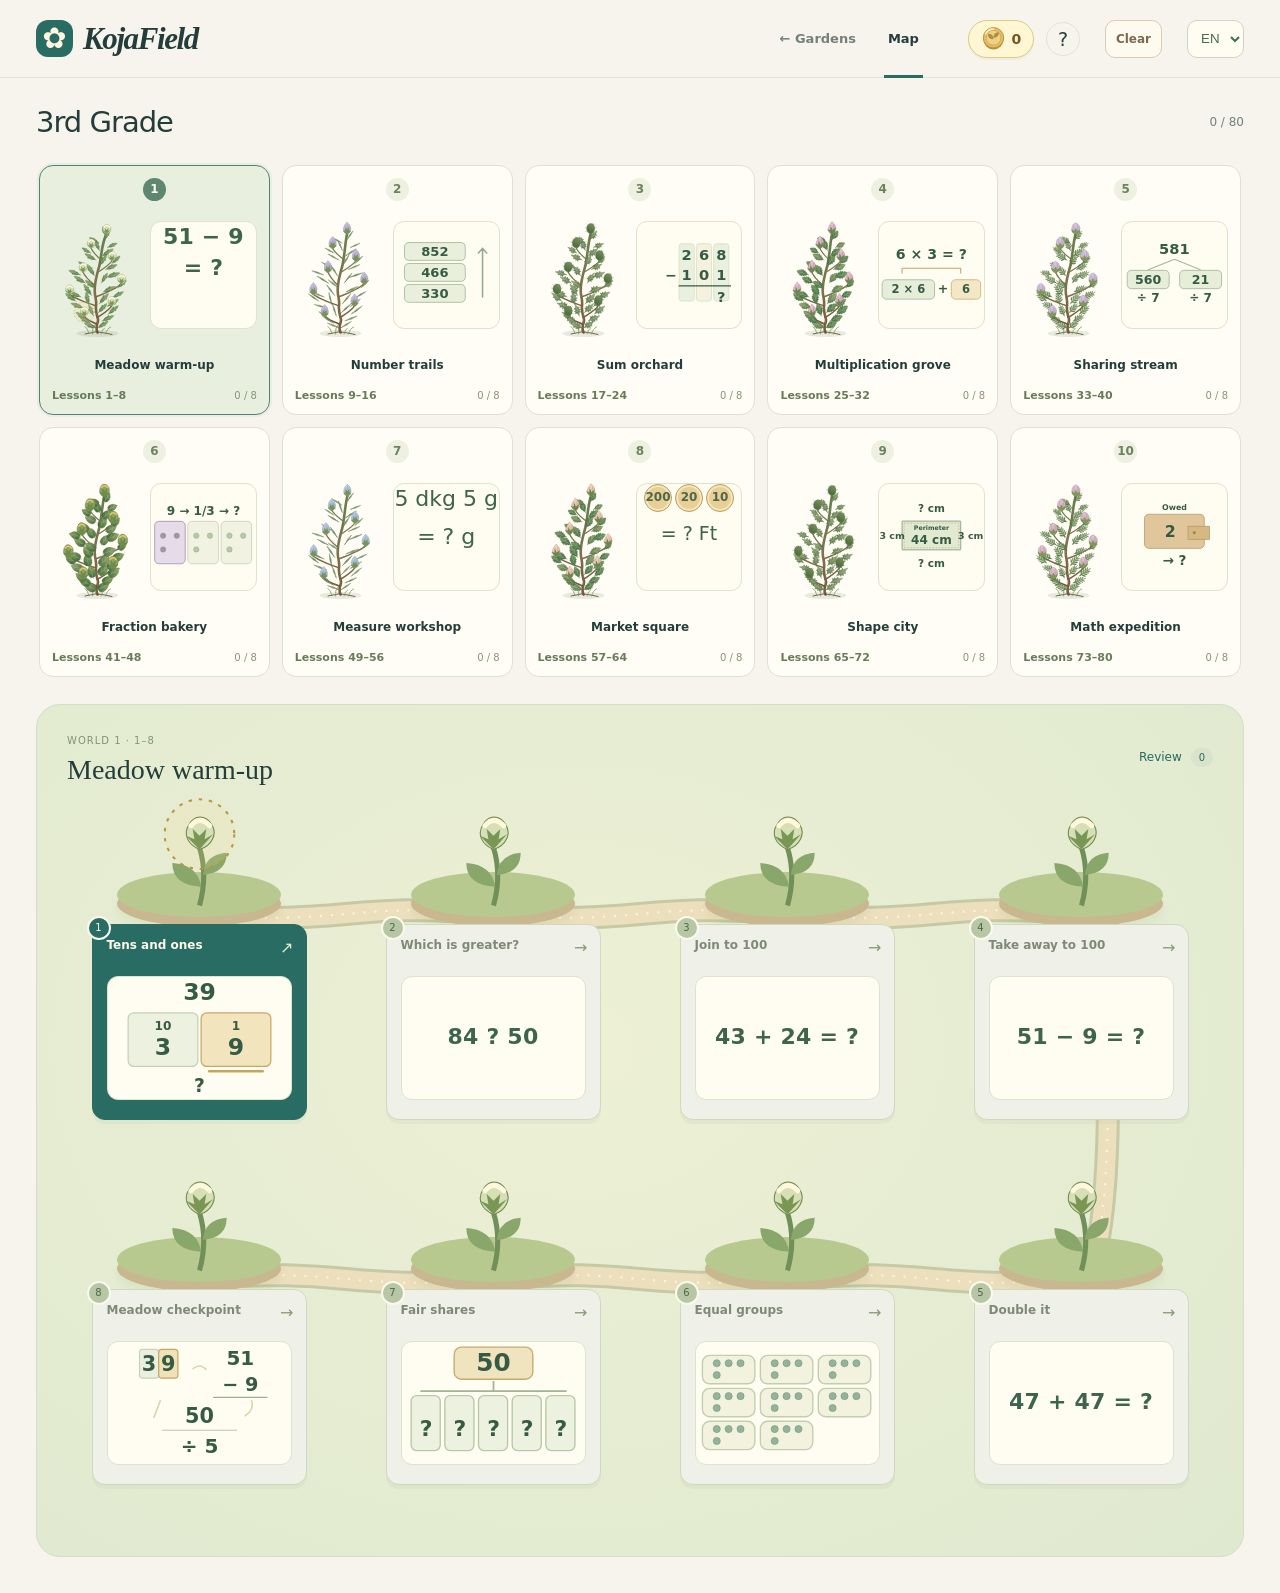
<file: grade3.html>
<!doctype html>
<html lang="en">
  <head>
    <meta charset="utf-8" />
    <meta name="viewport" content="width=device-width,initial-scale=1" />
    <meta name="theme-color" content="#f6f4ed" />
    <title>3rd Grade · KojaField</title>
    <meta name="description" content="Explore 80 maths levels in ten connected worlds." />
    <link rel="icon" href="assets-mark.svg" />
    <link rel="stylesheet" href="css/styles.css?v=kojafield-20261120-release" />
    <link rel="stylesheet" href="css/gardens.css?v=kojafield-20261120-release" />
    <link rel="stylesheet" href="css/grade3.css?v=kojafield-20261120-release" />
    <link rel="stylesheet" href="css/garden-wallet.css?v=kojafield-20261120-release" />
    <script data-game-loader>
      (function () {
        'use strict';
        function boot() {
          const sources = [...document.querySelectorAll('script[data-game-src]')].map(
              (node) => node.dataset.gameSrc,
            ),
            main = document.getElementById('main');
          let hungarian = false;
          try {
            hungarian = localStorage.getItem('kojagarden.language') === 'hu';
          } catch {}
          const copy = hungarian
              ? {
                  loading: 'Készül a kerted…',
                  failed: 'A kerted nem töltődött be. Próbáld újra!',
                  retry: 'Újra',
                  reopen: 'Nyissuk meg újra a kerted!',
                  reload: 'Újratöltés',
                }
              : {
                  loading: 'Getting your garden ready…',
                  failed: 'Your garden could not load. Try again.',
                  retry: 'Try again',
                  reopen: 'Let’s reopen your garden.',
                  reload: 'Reload',
                },
            notice = document.createElement('div'),
            message = document.createElement('p'),
            retry = document.createElement('button');
          notice.id = 'game-startup-notice';
          notice.dataset.noTranslate = '';
          notice.setAttribute('role', 'status');
          notice.style.cssText =
            'max-width:1208px;margin:20px auto;padding:18px 24px;background:#fffdf1;border:1px solid #c8d4b7;border-radius:14px;color:#233e3a';
          message.style.margin = '0';
          retry.id = 'game-startup-retry';
          retry.type = 'button';
          retry.className = 'button primary';
          retry.style.marginTop = '12px';
          retry.hidden = true;
          notice.append(message, retry);
          if (main) {
            main.before(notice);
            main.inert = true;
            main.setAttribute('aria-busy', 'true');
          } else document.body.prepend(notice);
          let next = 0,
            running = false,
            runtimeFailed = false;
          function showFailure(runtime) {
            runtimeFailed ||= runtime;
            message.textContent = runtimeFailed ? copy.reopen : copy.failed;
            retry.textContent = runtimeFailed ? copy.reload : copy.retry;
            retry.disabled = false;
            retry.hidden = false;
            notice.hidden = false;
          }
          function runtimeError(event) {
            if (event.target === window) showFailure(true);
          }
          window.addEventListener('error', runtimeError);
          async function load(source) {
            for (let attempt = 0; attempt < 3; attempt++) {
              if (attempt)
                await new Promise((resolve) => setTimeout(resolve, attempt === 1 ? 250 : 750));
              if (runtimeFailed) throw new Error('Startup execution failed');
              try {
                await new Promise((resolve, reject) => {
                  const script = document.createElement('script');
                  script.async = false;
                  script.onload = () => {
                    script.onload = script.onerror = null;
                    resolve();
                  };
                  script.onerror = () => {
                    script.onload = script.onerror = null;
                    script.remove();
                    reject({ kind: 'network' });
                  };
                  script.src = source;
                  document.head.append(script);
                });
                return;
              } catch (error) {
                if (error.kind !== 'network' || attempt === 2) throw error;
              }
            }
          }
          async function start() {
            if (running || runtimeFailed) return;
            running = true;
            retry.hidden = true;
            retry.disabled = true;
            message.textContent = copy.loading;
            try {
              while (next < sources.length) {
                await load(sources[next]);
                if (runtimeFailed) throw new Error('Startup execution failed');
                next++;
              }
              // Standalone editions finish their inline DOMContentLoaded callbacks first.
              await new Promise((resolve) => setTimeout(resolve, 0));
              if (runtimeFailed) throw new Error('Startup execution failed');
              document.documentElement.dataset.gameReady = 'true';
              if (main) {
                main.inert = false;
                main.removeAttribute('aria-busy');
              }
              notice.hidden = true;
              window.removeEventListener('error', runtimeError);
            } catch (error) {
              showFailure(runtimeFailed || error.kind !== 'network');
            } finally {
              running = false;
              retry.disabled = false;
            }
          }
          retry.addEventListener('click', () => {
            if (runtimeFailed) location.reload();
            else start();
          });
          start();
        }
        if (document.readyState === 'loading')
          document.addEventListener('DOMContentLoaded', boot, { once: true });
        else boot();
      })();
    </script>
    <script
      type="application/x-kojafield"
      data-game-src="data/grade3.js?v=kojafield-20261120-1"
    ></script>
    <script
      type="application/x-kojafield"
      data-game-src="data/grade3-legacy.js?v=kojafield-20261120-1"
    ></script>
    <script
      type="application/x-kojafield"
      data-game-src="js/grade3-questions-legacy.js?v=kojafield-20261120-release"
    ></script>
    <script
      type="application/x-kojafield"
      data-game-src="js/grade3-questions.js?v=kojafield-20261120-release"
    ></script>
    <script
      type="application/x-kojafield"
      data-game-src="js/i18n-grade3.js?v=kojafield-20261120-release"
    ></script>
    <script
      type="application/x-kojafield"
      data-game-src="js/i18n-questions.js?v=kojafield-20261120-hint-review-1"
    ></script>
    <script
      type="application/x-kojafield"
      data-game-src="js/i18n.js?v=kojafield-20261120-release"
    ></script>
    <script
      type="application/x-kojafield"
      data-game-src="js/grade3-engine.js?v=kojafield-20261120-release"
    ></script>
    <script
      type="application/x-kojafield"
      data-game-src="js/bush.js?v=kojafield-20261120-release"
    ></script>
    <script
      type="application/x-kojafield"
      data-game-src="js/flower.js?v=kojafield-20261120-release"
    ></script>
    <script
      type="application/x-kojafield"
      data-game-src="js/grade3-visuals.js?v=kojafield-20261120-hint-review-1"
    ></script>
    <script
      type="application/x-kojafield"
      data-game-src="js/grade3-presentation.js?v=kojafield-20261120-release"
    ></script>
    <script
      type="application/x-kojafield"
      data-game-src="js/garden-items.js?v=kojafield-20261120-release"
    ></script>
    <script
      type="application/x-kojafield"
      data-game-src="js/garden-house-model.js?v=kojafield-20261120-release"
    ></script>
    <script
      type="application/x-kojafield"
      data-game-src="js/garden-rewards.js?v=kojafield-20261120-release"
    ></script>
    <script
      type="application/x-kojafield"
      data-game-src="js/garden-wallet.js?v=kojafield-20261120-release"
    ></script>
    <script
      type="application/x-kojafield"
      data-game-src="js/grade3-counter-help.js?v=kojafield-20261120-release"
    ></script>
    <script
      type="application/x-kojafield"
      data-game-src="js/lesson-previews.js?v=kojafield-20261120-release"
    ></script>
    <script
      type="application/x-kojafield"
      data-game-src="js/shape-options.js?v=kojafield-20261120-release"
    ></script>
    <script
      type="application/x-kojafield"
      data-game-src="js/grade3-app.js?v=kojafield-20261120-hint-review-1"
    ></script>
    <link rel="stylesheet" href="css/game-reset.css?v=kojafield-20261120-release" />
    <script
      type="application/x-kojafield"
      data-game-src="js/game-reset.js?v=kojafield-20261120-release"
    ></script>
  </head>
  <body>
    <a class="skip-link" href="#main">Skip to game</a>
    <header class="site-header garden-lesson-header">
      <a class="brand" href="index.html#garden-3" aria-label="All gardens"
        ><span class="brand-symbol" aria-hidden="true">✿</span> KojaField</a
      >
      <nav aria-label="Navigation">
        <a class="nav-link field-link" href="index.html#garden-3" aria-label="All gardens"
          >← Gardens</a
        ><button class="nav-link active" id="g3-map">Map</button>
      </nav>
      <div class="header-right">
        <a
          class="garden-wallet-pill"
          href="index.html#garden-3"
          data-garden-wallet="grade3"
          aria-label="Garden shop"
          ><span class="sr-only">Coins for your garden</span><span data-wallet-balance>0</span></a
        ><button class="icon-button" id="g3-help" aria-label="How to play">?</button>
      </div>
      <label class="language-picker" data-no-translate
        ><span class="sr-only">Language / Nyelv</span
        ><select data-language-switch aria-label="Language / Nyelv">
          <option value="en">EN</option>
          <option value="hu">HU</option>
        </select></label
      >
    </header>
    <main id="main">
      <p id="g3-save-note" class="save-note" role="status" hidden>Cannot save in this browser.</p>
      <section id="g3-map-view">
        <div class="journey-heading">
          <h1>3rd Grade</h1>
          <span id="g3-count" class="field-count">0 / 80</span>
        </div>
        <div class="world-tabs" id="g3-worlds" aria-label="Maths worlds"></div>
        <section class="world-panel" id="g3-world-panel">
          <div class="world-heading">
            <div>
              <span class="world-kicker" id="g3-world-number"></span>
              <h2 id="g3-world-title"></h2>
            </div>
            <button class="review-link" id="g3-review">
              Review <span id="g3-review-count">0</span>
            </button>
          </div>
          <div class="world-map" id="g3-map-field">
            <svg id="g3-path" aria-hidden="true"></svg>
            <div class="g3-stops" id="g3-stops"></div>
          </div>
        </section>
      </section>
      <section id="g3-play-view" hidden>
        <div class="play-top">
          <button class="back-button" id="g3-back">← Map</button
          ><span class="level-skill lesson-location"
            ><span>Grade 3</span> · <span id="g3-play-location"></span></span
          ><button id="g3-refresh" type="button" class="button quiet" hidden>
            Fresh questions
          </button>
        </div>
        <div class="play-heading">
          <h1 id="g3-play-title"></h1>
          <span class="level-skill" id="g3-level-kind"></span>
        </div>
        <div id="g3-missions" class="mission-tabs" hidden></div>
        <details class="learn-panel" id="g3-learn">
          <summary>Show an example</summary>
          <div class="learn-content">
            <h2 id="g3-objective"></h2>
            <p id="g3-explanation"></p>
            <div class="worked-example" id="g3-example"></div>
          </div>
        </details>
        <div class="g3-play-layout">
          <section class="g3-workbook">
            <div class="workbook-heading">
              <p id="g3-instruction">Answer the whole set.</p>
              <span id="g3-answer-count" class="answer-counter"></span>
            </div>
            <h2 id="g3-task-prompt" class="g3-set-prompt" hidden></h2>
            <form id="g3-form" novalidate>
              <div class="g3-question-grid" id="g3-questions"></div>
              <div class="workbook-footer">
                <button id="g3-submit" class="button primary" type="submit">Check my work →</button>
              </div>
            </form>
            <div id="g3-result" class="g3-result" role="status" hidden>
              <h2 id="g3-result-title"></h2>
              <p id="g3-result-copy"></p>
              <div id="g3-reward" class="garden-reward" hidden></div>
              <div id="g3-targeted" class="targeted-actions"></div>
              <details id="g3-mistakes">
                <summary>A checking tip</summary>
                <p id="g3-mistake-copy"></p>
              </details>
              <div class="result-actions">
                <button class="button quiet" id="g3-revise">Review answers</button
                ><button class="button primary" id="g3-next-run">Fresh questions →</button
                ><button class="button quiet" id="g3-result-map">Map</button
                ><button class="button quiet" id="g3-retry-mission" hidden>
                  Retry this mission
                </button>
              </div>
            </div>
          </section>
          <aside class="g3-flower-panel">
            <div class="flower-heading"><span>This set</span><output id="g3-score">—</output></div>
            <div id="g3-flower" aria-label="No result yet"></div>
            <div id="g3-record" class="g3-record"></div>
          </aside>
        </div>
      </section>
    </main>
    <dialog class="info-dialog" id="g3-dialog">
      <button class="icon-button dialog-close" id="g3-close" aria-label="Close">×</button>
      <div id="g3-dialog-copy"></div>
    </dialog>
    <noscript>Enable JavaScript to play.</noscript>
  </body>
</html>
</file>
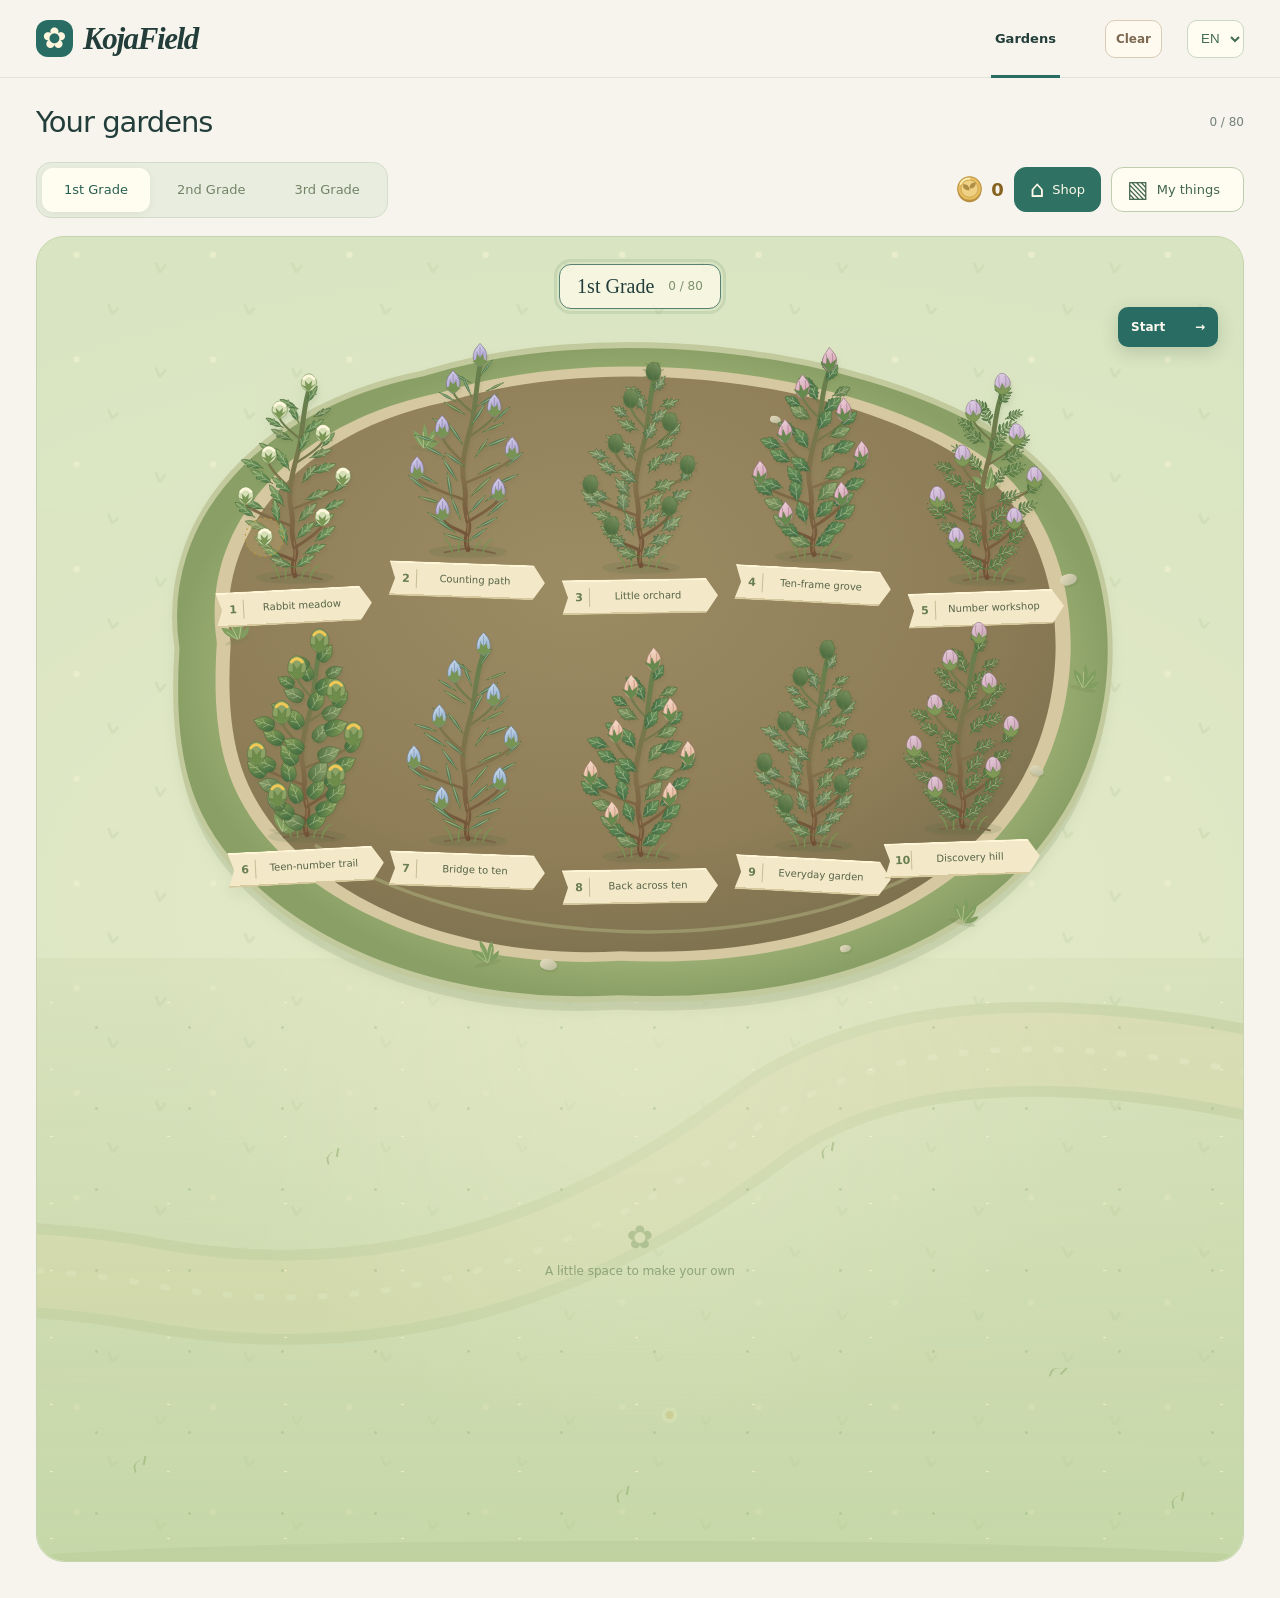
<file: reset.html>
<!doctype html>
<html lang="en">
  <head>
    <meta charset="utf-8" />
    <meta name="viewport" content="width=device-width,initial-scale=1" />
    <title>Fresh start · KojaField</title>
    <meta name="robots" content="noindex" />
    <style>
      body {
        margin: 0;
        min-height: 100vh;
        display: grid;
        place-items: center;
        background: #f6f4ed;
        color: #45634c;
        font:
          18px system-ui,
          sans-serif;
      }
      p {
        max-width: 28em;
        padding: 24px;
        text-align: center;
      }
    </style>
    <script src="js/game-reset.js?v=kojafield-20261120-release" defer></script>
  </head>
  <body data-reset-landing>
    <p id="message" role="status">Starting fresh…</p>
  </body>
</html>
</file>
<file: css/styles.css>
:root{--paper: #f6f4ed;--white: #fffefa;--ink: #233e3a;--muted: #74817a;--teal: #286c63;--line: #dfe4da;font-family:"Trebuchet MS","Avenir Next",system-ui,sans-serif;color:var(--ink);background:var(--paper);font-synthesis:none}*{box-sizing:border-box}body{margin:0;min-width:340px}button,input{font:inherit}button{cursor:pointer;color:inherit}button:disabled{cursor:default}a{color:inherit}button,a{-webkit-tap-highlight-color:transparent}[hidden]{display:none!important}button:focus-visible,a:focus-visible,input:focus-visible,summary:focus-visible{outline:3px solid #c89f5c;outline-offset:4px}.sr-only{position:absolute;width:1px;height:1px;margin:-1px;overflow:hidden;clip:rect(0,0,0,0);white-space:nowrap}.skip-link{position:absolute;top:-100px;left:15px;z-index:999;background:var(--white);padding:12px}.skip-link:focus{top:10px}.site-header{height:78px;max-width:1280px;padding:0 36px;margin:auto;display:flex;align-items:center;border-bottom:1px solid var(--line);gap:25px}.brand{display:flex;align-items:center;gap:10px;font-family:Georgia,"Palatino Linotype",Palatino,serif;font-style:italic;font-synthesis:style;font-weight:700;letter-spacing:-0.045em;font-size:31px;text-decoration:none}.brand-symbol{display:grid;place-items:center;width:37px;height:37px;background:var(--teal);border-radius:12px;color:#fff6dd;font-family:"Trebuchet MS","Avenir Next",system-ui,sans-serif;font-style:normal;font-weight:800;font-size:35px;line-height:1;padding-bottom:4px;letter-spacing:0}.site-header nav{margin-left:auto;margin-right:20px;height:100%}.nav-link{height:100%;background:none;border:0;font-size:13px;position:relative;font-weight:600;padding:0 4px}.nav-link.active:after{content:"";height:3px;background:var(--teal);position:absolute;bottom:-1px;left:0;right:0}.header-right{display:flex;align-items:center;gap:12px}.icon-button{width:34px;height:34px;display:inline-grid;place-items:center;border:1px solid var(--line);border-radius:50%;background:none;font-size:19px}.icon-button:hover{background:#e9ede3}main{max-width:1280px;margin:auto;padding:0 36px 36px;min-height:calc(100vh - 78px)}.journey-heading{display:flex;align-items:center;justify-content:space-between;padding:27px 0 22px}.journey-heading h1{font-size:29px;letter-spacing:-1px;font-weight:500;line-height:1.2;margin:0}.button{display:inline-flex;align-items:center;justify-content:center;gap:12px;min-height:44px;border-radius:10px;padding:12px 20px;border:0;font-size:12px;font-weight:600}.primary{background:var(--teal);color:#fffaf0}.primary:hover:not(:disabled){background:#1c514b}.primary:disabled{background:#dfe7dc;color:#8b998b}.play-top{display:flex;justify-content:space-between;align-items:center;padding:22px 0 14px}.back-button{background:none;border:0;padding:5px 0;font-size:12px;color:var(--muted)}.play-heading{display:flex;align-items:center;justify-content:space-between;margin:0 0 22px;gap:20px}.play-heading h1{font-family:Georgia,serif;font-weight:400;font-size:34px;letter-spacing:-0.9px;margin:0}.level-skill{font-size:11px;color:var(--muted)}.play-top .lesson-location{flex:1;min-width:0;max-width:none;margin-left:12px;text-align:right}.workbook-heading{display:flex;justify-content:space-between;align-items:center;border-bottom:1px solid #e8ebdf;padding-bottom:17px;gap:15px;min-height:43px}.workbook-heading p{font-size:12px;color:#5d7565;margin:0;line-height:1.6}.answer-counter{font-size:10px;background:#edf2e6;color:#738368;padding:8px;border-radius:7px;white-space:nowrap}.workbook-footer{border-top:1px solid #e8ebdf;padding-top:16px;display:flex;align-items:center;justify-content:flex-end;gap:20px;min-height:60px}.flower-heading{display:flex;justify-content:space-between;align-items:center;gap:15px;font-size:11px;color:#758267}.flower-scene .flower-petal[data-open=true] .petal-art{transform-box:fill-box;transform-origin:50% 100%;animation:petal-open 0.7s ease-out var(--petal-delay) both}@keyframes petal-open{from{opacity:0.35;scale:0.6 0.25}to{opacity:1;scale:1 1}}.info-dialog{border:1px solid #dce3d3;border-radius:20px;background:var(--white);color:var(--ink);max-width:500px;width:calc(100% - 32px);padding:36px;box-shadow:0 24px 100px #173d352e}.info-dialog::backdrop{background:#29453c66;backdrop-filter:blur(5px)}.dialog-close{position:absolute;right:15px;top:15px;font-size:24px}.info-dialog h2{font-family:Georgia,serif;font-size:28px;font-weight:400;margin:4px 0 20px}.info-dialog p,.info-dialog li{font-size:13px;line-height:1.85;color:#72816e}.info-dialog ol{padding-left:20px;margin-bottom:0}.info-dialog li{margin-bottom:10px}@media(max-width:900px){.site-header{padding-inline:24px}.site-header nav{margin-right:10px}main{padding:0 24px 30px}.workbook-heading p{font-size:11px}.workbook-footer .button{font-size:11px}.level-skill{font-size:10px}}@media(max-width:700px){.site-header{height:70px;padding-inline:20px;gap:14px}.brand{font-size:26px}.brand-symbol{width:33px;height:33px;font-size:31px}.site-header nav{margin-right:5px}.header-right{gap:8px}.nav-link{font-size:12px}main{padding:0 20px 25px}.journey-heading{padding:24px 0 18px}.journey-heading h1{font-size:26px}.play-heading{gap:15px;margin-bottom:18px}.play-heading h1{font-size:30px}.level-skill{font-size:9px;text-align:right}.flower-heading{font-size:10px}.workbook-footer{min-height:56px;gap:12px}.workbook-footer .button{font-size:11px;min-height:40px}.answer-counter{font-size:9px;padding:6px 8px}.info-dialog{padding:32px 25px}}@media(max-width:420px){.site-header{padding-inline:15px;gap:12px}.site-header nav{margin-right:0}.header-right{gap:7px}.brand{font-size:23px}.journey-heading h1{font-size:25px}main{padding-inline:15px}.play-heading h1{font-size:28px}.level-skill{max-width:100px;font-size:8px}}@media(prefers-reduced-motion:reduce){*,*:before,*:after{animation:none!important;transition:none!important;scroll-behavior:auto!important}}@media(max-width:650px){.play-heading h1{font-size:28px}}@media(max-width:370px){.play-heading h1{font-size:25px}}.brand-symbol{font-size:29px;padding-bottom:0}@media(max-width:700px){.brand{font-size:22px;gap:7px}.brand-symbol{width:30px;height:30px;font-size:25px}.site-header{gap:10px}.site-header nav{margin-right:0}.nav-link{font-size:11px}.header-right .icon-button{width:30px;height:30px}}@media(max-width:380px){.brand{font-size:20px;letter-spacing:-1px}.brand-symbol{width:26px;height:28px;font-size:23px}.site-header{gap:7px}}.language-picker{display:flex;flex:none;align-items:center}.language-picker select{width:57px;min-height:38px;padding:7px 4px 7px 9px;border:1px solid #cad7c4;border-radius:10px;background:#fffdf1;color:#416c51;cursor:pointer}.language-picker select:focus-visible{outline:3px solid #c89f5c;outline-offset:3px}@media(max-width:700px){.site-header .field-link{display:none}.language-picker select{width:52px;min-height:35px;font-size:11px}.site-header nav{margin-left:auto}.site-header{column-gap:8px}}@media(max-width:380px){.site-header{column-gap:5px}.site-header .brand{font-size:19px;gap:6px}.language-picker select{width:48px}}
</file>
<file: css/gardens.css>
.site-header .field-link{display:inline-flex;align-items:center;text-decoration:none;margin-right:24px;color:var(--muted)}.site-header nav>span{display:flex;align-items:center}.field-count{font-size:12px;color:var(--muted)}.big-field{position:relative;isolation:isolate;overflow:clip;display:grid;grid-template-columns:minmax(250px,0.7fr) minmax(0,1.8fr);align-items:center;gap:12px;min-height:700px;padding:24px 18px 48px;border:1px solid #d4dfc6;border-radius:28px;background:#e3ebd0}.field-scenery{position:absolute;inset:0;width:100%;height:100%;z-index:-1}.garden-choice{position:relative;min-width:0;text-align:center}.garden-pick{display:block;position:relative;width:100%;padding:0;border:0;background:none;color:inherit}.garden-art{display:block;width:100%;height:310px;transition:translate 0.25s,filter 0.25s}.garden-art>svg{width:100%;height:100%;overflow:visible}.grade-three .garden-art{height:auto}.garden-pick:hover .garden-art,.garden-choice[data-selected=true] .garden-art{translate:0 -4px;filter:drop-shadow(0 8px 6px #59704616)}.garden-sign{display:grid;grid-template-columns:1fr auto;text-align:left;gap:7px 18px;max-width:238px;margin:-24px auto 0;position:relative;padding:18px 21px;background:#fffdf1;border:1px solid #c8d4b7;border-radius:15px;box-shadow:0 5px 0 #a1b18a22,0 8px 20px #687f4d17}.garden-sign strong{font-size:22px;grid-column:1;font-family:Georgia,serif;font-weight:400}.garden-sign>span:not(.garden-progress){font-size:11px;color:#83906f}.garden-progress{grid-column:2;grid-row:1/3;align-self:center;font-size:11px;color:#7d916b;white-space:nowrap}.grade-three .garden-sign{margin:-2px auto 0;max-width:270px}.garden-choice[data-selected=true] .garden-sign{border-color:#568173;outline:3px solid #5b806327;outline-offset:2px}.enter-garden{margin:16px auto 0;min-width:136px;text-decoration:none;justify-content:space-between}.garden-choice[data-selected=true]>.garden-entry{position:sticky;bottom:16px;z-index:3}.chapter-garden{position:relative;isolation:isolate;display:grid;grid-template-columns:repeat(5,minmax(0,1fr));align-items:end;gap:12px 5px;padding:30px 7% 67px}.garden-ground{position:absolute;z-index:-2;inset:7% 0 -1%;width:100%;height:94%;pointer-events:none}.chapter-bed{position:relative;display:flex;flex-direction:column;align-items:center;min-width:0;padding:0;border:0;background:none;color:inherit;font:inherit;cursor:pointer;transform:translateY(var(--plant-rise, 0));z-index:1}.chapter-bed:nth-of-type(5n+1){--plant-rise: 18px;--marker-tilt: -3deg}.chapter-bed:nth-of-type(5n+2){--plant-rise: -8px;--marker-tilt: 2deg}.chapter-bed:nth-of-type(5n+3){--plant-rise: 8px;--marker-tilt: -1deg}.chapter-bed:nth-of-type(5n+4){--plant-rise: -3px;--marker-tilt: 3deg}.chapter-bed:nth-of-type(5n){--plant-rise: 20px;--marker-tilt: -2deg}.chapter-plant{display:block;width:100%}.chapter-plant>.lesson-bush{display:block;width:100%;height:auto;overflow:visible;filter:drop-shadow(2px 3px 1px #36442e0d)}.chapter-name{position:relative;display:flex;align-items:center;justify-content:center;min-height:28px;width:100%;max-width:140px;font-size:10px;font-weight:500;line-height:1.25;padding:4px 5px;color:#576449;background:#f3e8c7;border:1px solid #c3b489;border-radius:3px 5px 4px 3px;box-shadow:1px 2px 2px #4e452522;rotate:var(--marker-tilt, -2deg)}.chapter-name:after{content:"";position:absolute;z-index:-1;top:100%;left:48%;width:4px;height:8px;background:#ab966a;clip-path:polygon(0 0,100% 0,85% 85%,40% 100%,0 85%)}.patch-tuft{position:absolute;z-index:-1;width:30px;height:30px;pointer-events:none}.patch-tuft svg{display:block;width:100%;height:100%}.patch-pebble{position:absolute;z-index:-1;width:var(--stone-size);height:calc(var(--stone-size) * 0.65);background:linear-gradient(145deg,#e6ddbe,#b6b89a);border-radius:45% 55% 48% 42%;box-shadow:1px 2px 1px #63774630;pointer-events:none}@media(max-width:1200px)and (min-width:1001px){.big-field{grid-template-columns:minmax(220px,0.65fr) minmax(0,1.75fr);gap:3px;padding-inline:10px}.chapter-garden{grid-template-columns:repeat(4,minmax(0,1fr));padding-inline:7%;row-gap:15px}}@media(max-width:1000px){.big-field{grid-template-columns:1fr;gap:24px;padding:24px 18px 40px}.garden-choice.grade-one{width:min(100%,360px);justify-self:center}.garden-art{height:280px}.grade-three .garden-art{height:auto}.chapter-garden{grid-template-columns:repeat(5,minmax(0,1fr));padding-inline:7%}.site-header .field-link{margin-right:12px}}@media(max-width:740px){.chapter-garden{grid-template-columns:repeat(3,minmax(0,1fr));gap:14px 7px;padding-inline:7%;padding-bottom:62px}.chapter-bed:last-child{grid-column:2}.chapter-name{font-size:10px}.big-field{padding-inline:10px}.garden-ground{inset:4% 0 -1%;height:97%}}@media(max-width:560px){.big-field{min-height:0;padding:18px 4px 32px;gap:20px;border-radius:22px}.garden-art{height:260px}.garden-sign{margin:-22px auto 0;padding:15px;max-width:218px;gap:7px 10px}.garden-sign strong{font-size:23px}.grade-three .garden-sign{margin:-5px auto 0}.chapter-garden{grid-template-columns:repeat(2,minmax(0,1fr));gap:18px 10px;padding:18px 5% 66px}.chapter-bed:last-child{grid-column:auto}.chapter-bed{--plant-rise: 0px !important}.chapter-bed:nth-child(even){translate:0 16px}.patch-tuft{width:24px;height:24px}.field-count{font-size:10px}.field-scenery{opacity:0.9}.site-header nav{display:flex;align-items:center}.site-header nav .nav-link{font-size:11px}.site-header .nav-link.field-link{font-size:0;min-width:15px;width:15px;flex:none;margin-right:7px}.site-header .field-link:before{content:"←";font-size:16px}}.chapter-bed:nth-of-type(6){--plant-rise: -12px;translate:12px 0}.chapter-bed:nth-of-type(10){--plant-rise: -12px;translate:-12px 0}.chapter-bed:hover .chapter-name,.chapter-bed:focus-visible .chapter-name{background:#fff8df;border-color:#8ba276}.chapter-bed:focus-visible{outline:2px solid #568173;outline-offset:4px;border-radius:45% 45% 10px 10px}.chapter-bed[data-selected=true] .chapter-name{background:#2f7468;color:#fffbed;border-color:#2f7468;box-shadow:0 0 0 3px #fff7d77a}.chapter-bed[data-selected=true] .chapter-name:after{background:#2f7468}.flower-tooltip{position:fixed;z-index:20;max-width:250px;padding:9px 12px;border:1px solid #bccca9;border-radius:9px;box-shadow:0 4px 16px #294c3526;background:#fffdf0;color:#365541;font-size:12px;line-height:1.4;pointer-events:none;text-align:left}@media(max-width:1200px){.chapter-bed:nth-of-type(6),.chapter-bed:nth-of-type(10){translate:none}}@media(max-width:560px){.garden-ground{inset:-8% -2% -3%;width:104%;height:112%}.chapter-bed:nth-of-type(even){translate:0 16px}.chapter-bed:nth-of-type(odd){translate:none}}@media(max-width:560px){.garden-ground{display:none}.chapter-garden:before{content:"";position:absolute;z-index:-2;inset:100px 4px 20px;border:6px solid #a0b57a;border-radius:48% 52% 51% 49% / 110px 100px 125px 115px;background:radial-gradient(ellipse at 32% 25%,#a2966b66,transparent 65%),#91835e;box-shadow:inset 0 0 0 6px #d6c9a1,0 7px 0 #758c5722}.chapter-bed:nth-of-type(6),.chapter-bed:nth-of-type(10){--plant-rise: 0px}}.chapter-name{display:grid;grid-template-columns:17px minmax(0,1fr);gap:4px;width:calc(100% + 8px);max-width:156px;min-height:35px;padding:5px 16px 5px 11px;border:0;border-radius:0;clip-path:polygon(0 0,calc(100% - 12px) 0,100% 50%,calc(100% - 12px) 100%,0 100%,6px 50%);background:linear-gradient(0deg,#d7c99e 0 2px,#f3e8c7 2px calc(100% - 2px),#fff5d7 calc(100% - 2px));box-shadow:none;color:#576449;font-size:10px;line-height:1.25;text-align:center}.chapter-name:after{content:none}.chapter-number{display:grid;place-items:center;width:17px;height:19px;font-size:11px;font-weight:700;color:#687d50;border-right:1px solid #c7be98;padding-right:4px}.chapter-bed:hover .chapter-name,.chapter-bed:focus-visible .chapter-name{background:#fff7d7}.chapter-bed[data-selected=true] .chapter-name{background:linear-gradient(0deg,#20594f 0 2px,#2f7468 2px calc(100% - 2px),#548f77 calc(100% - 2px));color:#fffbed;box-shadow:none}.chapter-bed[data-selected=true] .chapter-number{color:#fff4c2;border-color:#8eb099}@media(max-width:560px){.chapter-name{font-size:10px;min-height:37px;max-width:170px}}.chapter-bed{cursor:default}.chapter-name{cursor:pointer;text-decoration:none}.chapter-name:focus-visible{outline:0;background:#fff8df;box-shadow:inset 0 0 0 3px #397965}.bush-flower,.lesson-plant{cursor:pointer;outline:none;touch-action:manipulation}.flower-hit{pointer-events:all;stroke:transparent;stroke-width:1.5}.bush-flower:hover>.flower-hit,.bush-flower:focus-visible>.flower-hit{fill:#fff8d525;stroke:#fff5ca}.lesson-plant:hover .flower-hit,.lesson-plant:focus-visible .flower-hit{fill:#fff8d525;stroke:#fff5ca;stroke-width:9}.garden-choice[data-selected=true] .garden-art{translate:none}@media(min-width:561px){.chapter-garden{padding-bottom:90px}.garden-ground{top:-8%;bottom:auto;height:120%}}.garden-entry{min-height:60px;display:flow-root}.garden-entry .enter-garden{box-shadow:0 5px 18px #284c3933}.big-field{grid-template-columns:1fr;gap:54px;padding:28px 24px 42px}.garden-choice.grade-one,.garden-choice.grade-two,.garden-choice.grade-three{width:100%;max-width:1050px;justify-self:center}.grade-one .garden-art,.grade-two .garden-art{height:auto}.grade-one .garden-sign{margin:-2px auto 0;max-width:270px}@media(max-width:1200px)and (min-width:1001px){.big-field{grid-template-columns:1fr}.chapter-garden{grid-template-columns:repeat(5,minmax(0,1fr))}.chapter-bed:nth-last-child(2){grid-column:auto}}@media(max-width:560px){.big-field{padding:18px 4px 32px;gap:35px}.grade-one .garden-art{height:auto}.grade-one .garden-sign{margin:-5px auto 0}}@media(min-width:1001px){.chapter-bed:nth-of-type(10){translate:-24px 0;--plant-rise: -20px}}@media(max-width:700px){.site-header nav .nav-link.field-link{display:none}}@media(max-width:380px){.site-header{gap:5px}.site-header .brand{font-size:19px;gap:6px}}.chapter-plant,.chapter-plant>.lesson-bush{pointer-events:none}.chapter-plant .bush-flower{pointer-events:all}.chapter-bed{pointer-events:none}.chapter-name{pointer-events:auto}
</file>
<file: css/garden-wallet.css>
.garden-wallet-pill{display:inline-flex;align-items:center;justify-content:center;gap:6px;min-height:38px;min-width:66px;padding:5px 11px;border:1px solid #deca85;border-radius:24px;color:#785621;background:#fff6d4;text-decoration:none;font-size:14px;font-weight:700;font-variant-numeric:tabular-nums;box-shadow:0 2px 0 #bfa36118;white-space:nowrap}.garden-wallet-pill:hover{background:#ffedb5;border-color:#bea05b}.garden-wallet-pill:focus-visible{outline:3px solid #588777;outline-offset:3px}.garden-wallet-icon,.garden-reward-icon{display:inline-flex;flex:none;align-items:center;justify-content:center;width:25px;height:25px}.garden-wallet-icon svg,.garden-reward-icon svg{display:block;width:100%;height:100%}.garden-reward{display:flex;align-items:center;justify-content:center;flex-wrap:wrap;gap:7px;margin:16px 0;padding:11px 14px;border:1px solid #e0ce8e;border-radius:14px;background:#fff7db;color:#796027;font-size:12px}.garden-reward[hidden]{display:none}.garden-reward strong{font-size:23px;font-variant-numeric:tabular-nums}.garden-reward a{margin-left:auto;color:#346c5d;font-weight:600;text-decoration:none;padding:8px 5px;min-height:36px;display:inline-flex;align-items:center}.garden-reward a:hover{text-decoration:underline}.garden-lesson-header .header-right{display:flex;align-items:center;gap:12px}@media(max-width:700px){.garden-lesson-header{gap:9px;padding-inline:14px}.garden-lesson-header .brand{font-size:22px;gap:7px}.garden-lesson-header .brand-symbol{width:29px;height:29px;font-size:28px}.garden-lesson-header nav{margin-right:0}.garden-lesson-header .header-right{gap:5px}.garden-wallet-pill{min-width:57px;min-height:36px;padding:5px 8px;gap:4px;font-size:13px}.garden-wallet-icon{width:23px;height:23px}.garden-lesson-header .language-picker select{padding-inline:4px}.garden-reward{gap:6px;padding:9px 12px}}@media(max-width:560px){.garden-lesson-header{gap:7px;padding-inline:12px}.garden-lesson-header .brand{font-size:20px;gap:5px}.garden-lesson-header .brand-symbol{width:26px;height:26px;font-size:26px}.garden-lesson-header .language-picker select{width:44px;min-width:44px;padding-inline:4px}.garden-lesson-header .language-picker{margin-left:0}}@media(max-width:380px){.garden-lesson-header{padding-inline:8px;gap:6px}.garden-lesson-header .brand{font-size:17px;gap:4px}.garden-lesson-header .brand-symbol{width:23px;height:24px;font-size:23px}.garden-lesson-header nav .nav-link{font-size:10px}.garden-lesson-header .icon-button{width:29px;height:33px}.garden-wallet-pill{min-width:50px;padding-inline:5px;font-size:12px;gap:2px}.garden-wallet-icon{width:21px;height:21px}.garden-lesson-header .header-right{gap:3px}}
</file>
<file: css/garden-room.css>
.garden-toolbar{display:flex;align-items:center;justify-content:space-between;gap:15px;margin:0 0 18px;flex-wrap:wrap}.garden-grade-menu{display:flex;gap:5px;padding:5px;border:1px solid #d4ddc9;border-radius:15px;background:#e9eddf}.garden-grade-menu button{min-height:44px;border:0;border-radius:11px;padding:10px 22px;background:transparent;color:#728366;font-size:13px}.garden-grade-menu button[aria-pressed=true]{background:#fffdf0;box-shadow:0 2px 7px #536a4215;color:#285f50}.garden-toolbar-actions{display:flex;align-items:center;gap:10px}.garden-coin-total{display:inline-flex;align-items:center;gap:7px;color:#85621e;white-space:nowrap;font-size:18px;font-variant-numeric:tabular-nums}.garden-coin-total svg{width:29px;height:29px;flex:none}.garden-tool-button{display:inline-flex;align-items:center;justify-content:center;gap:8px;min-height:44px;border:1px solid #bdcdae;background:#fffdf1;border-radius:12px;padding:10px 15px;color:#42674e;font-size:13px}.garden-tool-button>span[aria-hidden]{font-size:23px;line-height:1}.shop-button{background:#2f7163;color:#fff9e7;border-color:#2f7163}.garden-tool-button:hover{filter:brightness(0.97)}.garden-room-field{display:block;padding:25px 25px 0;overflow:hidden;background:#dbe5c0;min-height:0;border-color:#c5d4ae}.garden-room-field .field-scenery{opacity:0.43;object-position:top}.garden-room-field .garden-choice{display:flex;flex-direction:column;max-width:none;margin:0 auto}.garden-room-field .garden-art{order:1;max-width:1000px;margin:0 auto;width:100%;position:relative;z-index:2}.garden-room-field .garden-pick{order:0;margin:2px auto -10px;width:auto;z-index:3}.garden-room-field .garden-sign{display:flex;gap:14px;align-items:center;max-width:none!important;margin:0!important;padding:10px 17px;border-radius:12px;background:#fffbebbd;box-shadow:none;pointer-events:none}.garden-room-field .garden-sign strong{font-size:20px;white-space:nowrap}.garden-room-field .garden-sign>span:not(.garden-progress){display:none}.garden-room-field .garden-progress{font-size:12px}.garden-room-field .garden-entry{order:3;position:absolute!important;top:45px;right:0;bottom:auto!important;min-height:0;z-index:5}.garden-room-field .enter-garden{margin:0;min-width:100px;min-height:40px;font-size:12px;padding:9px 13px}.garden-room-field .chapter-garden{padding-bottom:50px}.garden-room-field .garden-ground{height:113%;top:-4%}.decor-lawn-wrap{order:2;position:relative;margin:-28px -25px 0;overflow:hidden;background:radial-gradient(ellipse at 50% 5%,#e3e7c5aa,transparent 55%),linear-gradient(#b8c99126,#b7cd9490);border-radius:0 0 28px 28px}.decor-lawn{position:relative;width:100%;aspect-ratio:1000/500;min-height:270px;isolation:isolate;touch-action:pan-y;outline-offset:-6px}.lawn-scenery{position:absolute;inset:0;z-index:-1;pointer-events:none;background-image:radial-gradient(ellipse at center,#789f6244 1px,transparent 2px),radial-gradient(ellipse at center,#fff8d390 1px,transparent 2px);background-size:93px 81px,117px 67px;background-position:13px 29px,73px 11px}.lawn-scenery:after{content:"";position:absolute;left:-4%;right:-4%;bottom:-26px;height:46px;border-radius:50%;background:#a0ba7d33}.lawn-scenery i{position:absolute;bottom:15%;left:8%;width:20px;height:12px;border-left:2px solid #8daa6b;rotate:-13deg;border-radius:60% 0 0 0;opacity:0.5}.lawn-scenery i:after{content:"";position:absolute;width:12px;height:9px;border-left:2px solid #8daa6b;rotate:24deg}.lawn-scenery i:nth-child(2){left:84%;bottom:30%;rotate:20deg}.lawn-scenery i:nth-child(3){left:48%;bottom:10%}.lawn-scenery i:nth-child(4){left:24%;bottom:66%}.lawn-scenery i:nth-child(5){left:94%;bottom:9%}.lawn-scenery i:nth-child(6){left:65%;bottom:67%}.lawn-welcome{position:absolute;left:50%;top:48%;transform:translate(-50%,-50%);display:flex;flex-direction:column;align-items:center;gap:8px;color:#718b61b3;font-size:12px;pointer-events:none;text-align:center;width:70%}.lawn-welcome>span:first-child{font-size:32px;font-weight:400;color:#7b9c6566}.decor-lawn[data-empty=false] .lawn-welcome,.decor-lawn[data-placing=true] .lawn-welcome{display:none}.decor-lawn[data-placing=true]{cursor:crosshair;background:#fff9d008;box-shadow:inset 0 0 0 2px #fff7cf99}.decor-items{position:absolute;inset:0;pointer-events:none}.placed-decor{position:absolute;padding:0;margin:0;border:0;background:none;aspect-ratio:1;min-width:0;line-height:0;transform:translate(-50%,-86.25%);pointer-events:auto;touch-action:none;border-radius:22%;cursor:grab;overflow:visible}.placed-decor>svg{width:100%;height:100%;display:block;overflow:visible;filter:drop-shadow(0 3px 1px #3c55340b)}.placed-decor:before{content:"";position:absolute;inset:-8px;min-width:44px;min-height:44px;left:50%;top:50%;transform:translate(-50%,-50%);width:calc(100% + 8px);height:calc(100% + 8px)}.placed-decor:hover>svg{filter:drop-shadow(0 0 5px #fff9d8b3)}.placed-decor.is-moving{opacity:0.75;cursor:grabbing;outline:2px dashed #fff3c5;outline-offset:3px}.placed-decor:focus-visible{outline:3px solid #e1c279;outline-offset:5px}.decor-dock{position:fixed;bottom:18px;left:50%;translate:-50% 0;display:flex;align-items:center;gap:13px;padding:9px 13px 9px 7px;background:#fffcf0f5;border:1px solid #b6c9a5;border-radius:19px;z-index:30;box-shadow:0 10px 40px #224c3826;max-width:calc(100% - 24px);backdrop-filter:blur(12px)}.decor-dock-art{width:65px;height:65px;flex:none}.decor-dock-art svg{width:100%;height:100%}.decor-dock-copy{display:grid;gap:6px;min-width:0}.decor-dock-copy strong{font-size:14px;font-weight:600}.decor-dock-copy>span{font-size:11px;color:#80916f;white-space:nowrap}.decor-dock-actions{display:flex;gap:6px;margin-left:12px}.decor-dock-actions button{display:grid;place-items:center;min-width:44px;height:44px;background:#edf2df;border:1px solid #cbd8ba;border-radius:11px;font-size:22px;color:#467459}#decor-place{background:#2f7163;color:#fffbe8;border-color:#2f7163}.garden-shop{border:1px solid #d4dec7;border-radius:25px;background:#f8f6eb;color:#315344;width:min(900px,calc(100% - 30px));max-height:min(90dvh,1000px);padding:24px;box-shadow:0 24px 120px #183c3338;overscroll-behavior:contain}.garden-shop::backdrop{background:#2a483d66;backdrop-filter:blur(4px)}.shop-heading{display:flex;align-items:center;gap:17px}.shop-heading>div:first-child{flex:1}.shop-heading h2{font:400 30px Georgia,serif;margin:3px 0 8px}.shop-kicker{font-size:11px;letter-spacing:0.04em;color:#8a9878;margin:0}.shop-close{padding:0;min-width:44px;font-size:27px;background:none;border-color:transparent;align-self:start}.shop-tabs{display:flex;gap:5px;margin:13px 0 21px;padding:5px;background:#e8edda;border-radius:13px}.shop-tabs button{flex:1;border:0;border-radius:9px;min-height:42px;background:none;font-size:13px;color:#718463}.shop-tabs button[aria-pressed=true]{background:#fffcef;color:#315f4c;box-shadow:0 1px 5px #536a4210}.shop-grid{display:grid;grid-template-columns:repeat(4,minmax(0,1fr));gap:12px}.shop-item{min-width:0;border:1px solid #dde3d1;border-radius:17px;background:#fffdf4;padding:8px 10px 12px;display:flex;flex-direction:column;align-items:center;gap:7px;text-align:center}.shop-item-art{width:100%;height:126px;display:block}.shop-item-art svg{display:block;width:100%;height:100%}.shop-item>strong{font-size:12px;font-weight:500;min-height:30px;display:grid;place-items:center}.shop-buy{display:flex;align-items:center;justify-content:center;gap:8px;min-height:42px;padding:7px 13px;background:#edf0dc;border:1px solid #cad4b5;border-radius:10px;color:#66562b;width:100%;font-size:15px;font-weight:600}.shop-buy>svg{width:22px;height:22px}.shop-buy>span:last-child{margin-left:auto;color:#658259}.shop-buy:disabled{background:#f3f2e5;color:#a5aa91;border-color:#e2e4d3}.shop-buy:disabled svg{opacity:0.55}.shop-buy:disabled>span:last-child{opacity:0.35}.shop-buy:not(:disabled):hover{background:#dfe9cf;border-color:#93ad7d}.shop-item:has(.shop-buy:disabled)>.shop-item-art{opacity:0.83}.owned-item{cursor:pointer;font:inherit;color:inherit}.owned-item:hover{background:#f2f6e6;border-color:#9db78c}.owned-state{font-size:11px;color:#789269;min-height:20px}.shop-empty{display:grid;justify-items:center;gap:8px;padding:32px 20px 40px;text-align:center;color:#7e926d}.shop-empty>span{font-size:57px;color:#8dab76}.shop-empty p{font-size:13px}.shop-earn-note{font-size:12px;text-align:center;margin:20px 0 8px;color:#839274}.coin-rules{margin-top:22px;padding-top:17px;border-top:1px solid #dce2d0;color:#839274;font-size:12px;line-height:1.6}.coin-rules summary{cursor:pointer}.coin-rules p{max-width:620px}.coin-rounds{display:flex;flex-wrap:wrap;gap:7px}.coin-rounds span{background:#eee9d3;border:1px solid #ded4ae;color:#8b7034;padding:6px 10px;border-radius:8px;font-variant-numeric:tabular-nums}@media(max-width:900px){.garden-room-field{padding-inline:12px}.decor-lawn-wrap{margin-inline:-12px}.garden-room-field .garden-entry{right:0}.shop-grid{grid-template-columns:repeat(3,minmax(0,1fr))}}@media(max-width:700px){.garden-toolbar{gap:12px}.garden-grade-menu{width:100%}.garden-grade-menu button{flex:1;padding-inline:10px}.garden-toolbar-actions{width:100%;justify-content:flex-end;gap:8px}.garden-toolbar-actions>.garden-coin-total{margin-right:auto}.garden-tool-button{padding:8px 12px;font-size:12px}.garden-room-field .garden-sign strong{font-size:18px}.garden-room-field .garden-pick{margin:0 auto 0}.garden-room-field .garden-entry{top:57px}.garden-room-field .chapter-garden{padding-bottom:50px}.garden-room-field .chapter-name{min-height:40px}.garden-room-field .garden-sign{padding:8px 13px}.decor-lawn-wrap{margin-top:-12px}.decor-lawn{min-height:290px}.garden-shop{padding:18px 14px;width:calc(100% - 20px);border-radius:20px}.shop-heading{gap:10px}.shop-heading h2{font-size:25px}.shop-grid{grid-template-columns:repeat(2,minmax(0,1fr));gap:9px}.shop-item{padding:7px 8px 10px}.shop-item-art{height:123px}.shop-buy{min-height:44px}.shop-tabs button{min-height:44px}.decor-dock{bottom:10px;gap:7px;padding:7px}.decor-dock-art{width:45px;height:55px}.decor-dock-copy strong{font-size:11px}.decor-dock-copy>span{font-size:10px;white-space:normal;max-width:120px}.decor-dock-actions{margin-left:3px;gap:4px}.decor-dock-actions button{min-width:40px;width:40px;height:44px}.decor-dock-copy{gap:4px}.garden-room-field .chapter-garden:before{bottom:28px}}@media(max-width:380px){.shop-heading>.garden-coin-total{font-size:16px;gap:4px}.shop-heading>.garden-coin-total svg{width:24px}.decor-dock-copy>span{max-width:80px}.garden-room-field .chapter-name{font-size:9px}}.placed-decor.is-moving{pointer-events:none}@media(min-width:561px){.garden-room-field .chapter-garden{padding-bottom:90px}.garden-room-field .garden-ground{height:120%;top:-8%}}.garden-shop .shop-close{font-size:26px}.shop-item>strong{max-width:100%;overflow-wrap:anywhere;line-height:1.35}.decor-dock-copy strong{overflow-wrap:anywhere}.decor-dock{width:max-content}.life-trails,.life-docks{position:absolute;inset:0;width:100%;height:100%;pointer-events:none;overflow:visible;z-index:0}.life-mower-dock{position:absolute;aspect-ratio:1;transform:translate(-50%,-86.25%)}.life-mower-dock>svg{width:100%;height:100%;overflow:visible}.life-battery{position:absolute;right:auto;left:94%;bottom:8%;display:flex;align-items:center;gap:3px;padding:2px 4px;border-radius:5px;background:#f8fae9de;color:#658265;font:500 10px/1.2 system-ui;white-space:nowrap;min-width:43px}.life-mower-dock[data-battery-side=left] .life-battery{left:auto;right:94%}.life-battery>svg{width:19px;height:12px}.life-battery[data-charging=true]{color:#4d7b61}.life-visitor{position:absolute;width:clamp(16px,2vw,24px);height:auto;aspect-ratio:60/42;transform:translate(-50%,-94%);pointer-events:none;z-index:1500;overflow:visible;opacity:0}.life-visitor[data-kind=bee],.life-visitor[data-kind=butterfly]{width:clamp(11px,1.5vw,17px);transform:translate(-50%,-60%)}.life-animal-body{transform-origin:0 0}.life-ripple{opacity:0;transform-origin:80px 100px}.decor-lawn .life-sprinkler{opacity:0}.life-fireflies{opacity:0.6}.life-visitor .life-bird-wing{transform-origin:26px 25px}.decor-lawn .placed-decor .life-pinwheel{animation:life-turn var(--life-duration, 36s) ease-in-out infinite;transform-origin:0 0}.decor-lawn .placed-decor .life-fountain-water{animation:life-water 9s ease-in-out infinite}.decor-lawn .placed-decor .life-droplets{animation:life-drops 7s ease-in-out infinite}.decor-lawn .placed-decor .life-sprinkler{animation:life-sprinkle 48s ease-in-out infinite}.decor-lawn .placed-decor .life-scarecrow-shirt{animation:life-breeze var(--life-duration, 32s) ease-in-out infinite;transform-origin:80px 75px}.decor-lawn .placed-decor .life-scarecrow-straw{animation:life-breeze var(--life-duration, 32s) ease-in-out infinite;transform-origin:80px 77px}.decor-lawn .placed-decor .life-hammock{animation:life-breeze var(--life-duration, 32s) ease-in-out infinite;transform-origin:80px 62px}.decor-lawn .placed-decor .life-leaves{animation:life-leaves var(--life-duration, 30s) ease-in-out infinite}.decor-lawn .placed-decor .life-fireflies{animation:life-lantern var(--life-duration, 36s) ease-in-out infinite}.decor-lawn .placed-decor .life-ripple{animation:life-ripple 15s ease-out infinite}.decor-lawn .placed-decor .life-duck{animation:life-float var(--life-duration, 32s) ease-in-out infinite}.decor-lawn .placed-decor .life-pinwheel,.decor-lawn .placed-decor .life-fountain-water,.decor-lawn .placed-decor .life-droplets,.decor-lawn .placed-decor .life-sprinkler,.decor-lawn .placed-decor .life-scarecrow-shirt,.decor-lawn .placed-decor .life-scarecrow-straw,.decor-lawn .placed-decor .life-hammock,.decor-lawn .placed-decor .life-leaves,.decor-lawn .placed-decor .life-fireflies,.decor-lawn .placed-decor .life-duck{animation-delay:var(--life-delay, 0s)}.decor-lawn .placed-decor :is(.life-pinwheel,.life-fountain-water,.life-droplets,.life-sprinkler,.life-scarecrow-shirt,.life-scarecrow-straw,.life-hammock,.life-leaves,.life-fireflies,.life-ripple,.life-duck){animation-play-state:paused}.decor-lawn .placed-decor[data-life-active=true] :is(.life-pinwheel,.life-fountain-water,.life-droplets,.life-sprinkler,.life-scarecrow-shirt,.life-scarecrow-straw,.life-hammock,.life-leaves,.life-fireflies,.life-ripple,.life-duck){animation-play-state:running}.decor-lawn .placed-decor:not([data-life-active=true]) :is(.life-sprinkler,.life-ripple){visibility:hidden}.decor-lawn .placed-decor[data-life-roaming=true] .life-dog-tail{animation:life-wag 22s ease-in-out infinite;transform-origin:40px 107px}.decor-lawn .life-visitor:not([data-perched=true]) .life-bird-wing{animation:life-flap 1.2s ease-in-out infinite}.decor-lawn:not([data-life-state=still]) .life-resident-bird{opacity:0}.life-hovered *,.is-moving *{animation-play-state:paused!important}.decor-lawn:not([data-life-state=running]) *{animation-play-state:paused!important}.decor-lawn[data-life-state=still] .life-visitor,.decor-lawn[data-life-state=still] .life-trails{display:none}@keyframes life-turn{0%,42%{rotate:0deg}78%,100%{rotate:360deg}}@keyframes life-water{0%,100%{opacity:0.72}50%{opacity:0.95}}@keyframes life-drops{0%,100%{opacity:0.5;translate:0 -0.5px}65%{opacity:0.8;translate:0 1.5px}}@keyframes life-breeze{0%,40%,78%,100%{rotate:0deg}53%{rotate:0.8deg}67%{rotate:-0.5deg}}@keyframes life-leaves{0%,40%,80%,100%{rotate:0deg}55%{rotate:0.65deg}68%{rotate:-0.4deg}}@keyframes life-wag{0%,70%,100%{rotate:0deg}76%,88%{rotate:5deg}82%,94%{rotate:-4deg}}@keyframes life-lantern{0%,45%,82%,100%{opacity:0.6;translate:0 0}64%{opacity:0.85;translate:0 -1px}}@keyframes life-ripple{0%,35%{opacity:0;scale:0.75}48%{opacity:0.26}72%,100%{opacity:0;scale:1.5}}@keyframes life-flap{0%,100%{rotate:-6deg}50%{rotate:9deg}}@keyframes life-float{0%,35%,80%,100%{translate:0 0}58%{translate:0 0.8px}}@keyframes life-sprinkle{0%,42%,59%,100%{opacity:0}46%,55%{opacity:0.65}}.garden-extra-plots{position:relative}.decor-extra-lawn{border-top:1px solid #8fac7640;background:radial-gradient(ellipse at 20% 65%,#d7dfb240,transparent 65%)}.decor-extra-lawn:before{content:"";position:absolute;left:15%;right:15%;top:-4px;height:7px;border-radius:50%;background:#91ac7040}.extra-plot-number{position:absolute;top:14px;left:22px;color:#7a936866;font-size:11px;pointer-events:none}.decor-lawn [data-dog-paw=back]{transform-origin:57px 121px}.decor-lawn [data-dog-paw=front]{transform-origin:103px 119px}.decor-lawn .placed-decor[data-life-activity=walking] [data-dog-paw]{animation:life-step 0.95s ease-in-out infinite}.decor-lawn .placed-decor[data-life-activity=walking] [data-dog-paw=front]{animation-delay:-0.475s}.decor-lawn .placed-decor[data-life-activity=walking] [data-dog-far-paw]{animation:life-step-far 0.95s ease-in-out infinite}.decor-lawn .placed-decor[data-life-activity=walking] [data-dog-far-paw=back]{animation-delay:-0.475s}.decor-lawn .placed-decor[data-life-activity=walking] .life-dog-gait{animation:life-dog-walk 0.95s ease-in-out infinite}.decor-lawn .life-dog-head{transform-origin:105px 103px}.decor-lawn .life-dog-tongue{display:none}.decor-lawn .placed-decor[data-life-activity=drinking] .life-dog-head{animation:life-dog-drink 2.8s ease-in-out infinite}.decor-lawn .placed-decor[data-life-activity=drinking] .life-dog-tongue{display:block;animation:life-dog-lap 1.4s ease-in-out infinite}.decor-lawn .placed-decor[data-life-activity=visiting] .life-dog-head,.decor-lawn .placed-decor[data-life-activity=sniffing] .life-dog-head{animation:life-dog-sniff 3.8s ease-in-out infinite}@keyframes life-step{0%,100%{rotate:-18deg;translate:-1px 0}45%{rotate:18deg;translate:1px -2px}}@keyframes life-step-far{0%,100%{rotate:-13deg;translate:-0.7px 0}45%{rotate:13deg;translate:0.7px -1.3px}}@keyframes life-dog-walk{0%,50%,100%{translate:0 0}25%,75%{translate:0 -0.8px}}@keyframes life-dog-drink{0%,100%{rotate:16deg}45%,65%{rotate:21deg}}@keyframes life-dog-lap{0%,20%,100%{opacity:0}40%,70%{opacity:0.8}}@keyframes life-dog-sniff{0%,100%{rotate:0deg}35%,65%{rotate:7deg}}@media(prefers-reduced-motion:reduce){.decor-lawn *{animation:none!important}.decor-lawn .placed-decor{translate:none!important}.life-animal-body{transform:none!important}.life-visitor,.life-trails,.decor-lawn .life-sprinkler{display:none}}body.is-dragging-garden .decor-lawn,body.is-dragging-garden .decor-lawn *{cursor:grabbing!important;user-select:none}
</file>
<file: css/garden-house.css>
.placed-decor.is-peeking{visibility:hidden;pointer-events:none}.house-peek{position:absolute;z-index:1800;isolation:isolate;pointer-events:auto;touch-action:none}.house-peek-picture{position:relative;width:100%;aspect-ratio:1}.house-peek-picture>svg{display:block;width:100%;height:100%;overflow:visible}.house-peek button,.house-choices button{font:inherit;color:#486b50;border:1px solid #b8c9a6;border-radius:10px;background:#fffbedf2;min-height:44px;cursor:pointer}.house-peek button:focus-visible,.house-choices button:focus-visible{outline:3px solid #ad8a4b;outline-offset:2px}.house-peek-tools{display:flex;justify-content:center;gap:4px}.house-peek-tools button{padding:5px 7px;font-size:11px;line-height:1.15}.house-peek-build{display:flex;align-items:center;gap:8px;border-radius:12px;background:#fffbedee;padding-left:9px;font-size:12px}.house-peek-build button{background:#3e7965;color:#fffbed;padding:5px 12px}.house-choices{position:relative;z-index:1801;padding:9px 15px 7px;background:#f9f7e9e8;border-top:1px solid #bccca85c;color:#506d4e}.house-peek-hint{text-align:center;margin:2px 0;font-size:12px;color:#718264}.house-peek-status{min-height:15px;margin:2px 0 0;font-size:11px;color:#6f805f;text-align:center}.house-choice-heading{display:flex;align-items:center;gap:8px;padding:1px 0 7px}.house-choice-heading>strong{font-size:13px;margin-right:auto}.house-choice-heading>button{padding:5px 9px;font-size:12px}.house-choice-wallet{display:inline-flex;align-items:center;gap:3px;color:#9a763f;font-size:13px}.house-choice-wallet svg{width:22px;height:22px}.house-choice-cards{display:flex;gap:7px;overflow-x:auto;overscroll-behavior-x:contain;padding:1px 2px 6px}.house-choice-card{display:flex;flex:0 0 104px;flex-direction:column;align-items:center;gap:2px;padding:5px;min-width:0}.house-choice-card[aria-pressed=true]{border-color:#5b8a70;background:#e8eeda;box-shadow:inset 0 0 0 1px #8caa7a}.house-choice-card:disabled{opacity:0.5;cursor:default}.house-choice-art{display:block;width:68px;height:62px}.house-choice-art>svg{display:block;width:100%;height:100%}.house-choice-card strong{font-size:11px;line-height:1.25;font-weight:600;text-align:center}.house-choice-card small{display:inline-flex;align-items:center;font-size:10px;color:#87926f}.house-choice-card small svg{width:17px;height:17px}.house-choice-none{justify-content:center}.house-choice-none>span{font-size:23px;color:#8ca17e}.house-peek-swatches{display:flex;justify-content:center;flex-wrap:wrap;gap:8px 18px}.house-peek-swatches fieldset{border:0;padding:2px 0;margin:0}.house-peek-swatches legend{color:#768569;font-size:11px}.peek-swatch{margin:2px;padding:4px 9px;font-size:11px!important}.peek-swatch--cream{background:#e9dfc5!important}.peek-swatch--rose{background:#e1c5b9!important}.peek-swatch--sage{background:#c6d0b6!important}.peek-swatch--clay{background:#c38f79!important}.peek-swatch--blue{background:#b1c6cd!important}.peek-swatch[aria-pressed=true]{border-color:#4c775c;box-shadow:inset 0 0 0 1px #4c775c}.house-peek [data-peek-front-wall]{transform-box:fill-box;transform-origin:center bottom}.house-peek[data-reveal=opening] [data-peek-roof]{animation:house-peek-roof-away 0.28s ease-out both;transform-box:fill-box;transform-origin:center}.house-peek[data-reveal=opening] [data-peek-front-wall]{animation:house-peek-wall-down 0.28s ease-out both}.house-peek[data-reveal=closing] [data-peek-roof]{animation:house-peek-roof-back 0.18s ease-in both}.house-peek[data-reveal=closing] [data-peek-front-wall]{animation:house-peek-wall-back 0.18s ease-in both}.house-peek [data-house-fish]{animation:house-peek-fish 24s ease-in-out infinite}.house-peek [data-house-fish]+[data-house-fish]{animation-duration:29s;animation-delay:-10s}.house-peek [data-house-curtain]{transform-box:fill-box;transform-origin:top}.house-peek [data-window-open=true] [data-house-curtain]{animation:house-peek-breeze 22s ease-in-out infinite}.decor-lawn[data-house-peeking=true] .house-peek[data-house-visible=true] *{animation-play-state:running!important}.house-peek[data-house-visible=false] *{animation-play-state:paused!important}@keyframes house-peek-roof-away{from{opacity:1;translate:0 0}to{opacity:0;translate:0 16px}}@keyframes house-peek-wall-down{from{opacity:1;scale:1 1}to{opacity:0;scale:1 0.2}}@keyframes house-peek-roof-back{from{opacity:0;translate:0 16px}to{opacity:1;translate:0 0}}@keyframes house-peek-wall-back{from{opacity:0;scale:1 0.2}to{opacity:1;scale:1 1}}@keyframes house-peek-fish{0%,22%,100%{translate:0 0}46%{translate:8px -0.8px}71%{translate:2px 1px}}@keyframes house-peek-breeze{0%,35%,100%{rotate:0deg}52%{rotate:0.6deg}72%{rotate:-0.4deg}}@media(max-width:560px){.house-choices{padding:8px}.house-choice-heading{gap:5px;flex-wrap:wrap}.house-choice-heading strong{font-size:12px}.house-choice-card{flex-basis:96px}.house-peek-tools button{font-size:10px;padding:4px 6px}}@media(prefers-reduced-motion:reduce){.house-peek *,.house-choices *{animation:none!important;transition:none!important}.house-peek [data-peek-roof],.house-peek [data-peek-front-wall]{opacity:0}}.house-peek [data-peek-roof],.house-peek [data-peek-front-wall]{opacity:0}.house-peek{cursor:pointer;outline:none}.house-peek:focus-visible{outline:2px solid #a58a4c;outline-offset:3px;border-radius:16%}.house-peek-toolbar{display:flex;justify-content:center;gap:5px;margin:0 0 5px}.house-peek-toolbar button{flex:1;max-width:160px;min-width:0;padding:6px;font-size:12px;line-height:1.2}.house-peek-toolbar [aria-pressed=true]{background:#e4ecd7;border-color:#87a37b}.house-choices .house-peek-tools{margin:0 0 6px}.house-choices .house-peek-tools button{padding:5px 10px;font-size:11px}.house-choices .house-peek-build{justify-content:center;margin-bottom:6px}.house-peek-toolbar .house-spot-choice{display:flex;align-items:center;justify-content:center;gap:5px;text-align:left}.house-spot-preview{display:grid;place-items:center;flex:0 0 35px;width:35px;height:35px}.house-spot-preview svg{width:100%;height:100%}.house-spot-empty{font-size:22px;color:#8ca17d}.house-spot-label{display:flex;flex-direction:column;min-width:0;gap:2px}.house-spot-label strong{font-size:11px;font-weight:600;line-height:1.2}.house-spot-label small{font-size:10px;color:#748568;line-height:1.2}.house-peek-toolbar>[data-house-action=close]{flex:0 0 56px}@media(max-width:560px){.house-peek-toolbar .house-spot-choice{flex-direction:column;gap:1px;text-align:center;padding:4px}.house-spot-preview{flex-basis:28px;width:28px;height:28px}.house-spot-label small{max-width:96px;overflow-wrap:anywhere}.house-peek-toolbar>[data-house-action=close]{flex-basis:46px;padding:4px}}
</file>
<file: css/grade1.css>
.g1-world{display:grid;grid-template-columns:52px 1fr;gap:5px 11px;align-items:center;min-height:95px;padding:12px;border:1px solid #d9e1cd;border-radius:16px;background:#fffdf3;text-align:left}.g1-world[aria-pressed=true]{background:#e7efdb;border-color:#7c9e7d;box-shadow:0 0 0 2px #809c7020}.g1-world-art{grid-row:1/3;width:52px;height:54px}.g1-world-art svg{width:100%;height:100%}.g1-world-panel{background:radial-gradient(ellipse at 45% 35%,#f0efd5,#dce7cb);border:1px solid #d3dec3;border-radius:26px;padding:25px}.g1-world-heading{display:flex;justify-content:space-between;align-items:center}.g1-world-heading h2{font:400 29px Georgia,serif;margin:7px 0}.g1-kicker{font-size:10px;letter-spacing:0.8px;color:#80916d}.g1-review-link{border:0;background:#fff9dfaa;color:#5c8062;font-size:23px;border-radius:30px;padding:8px 12px}.g1-review-link span{font-size:13px}.g1-stops{display:grid;grid-template-columns:repeat(4,minmax(0,1fr));gap:22px;padding-top:18px}.g1-stop{position:relative;text-align:center;min-width:0;min-height:275px}.g1-level{width:100%;border:0;background:none;padding:0}.g1-map-flower{height:114px;display:block;position:relative}.g1-map-flower:before{content:"";position:absolute;inset:auto 13% 6px;height:38px;background:#b6c68e;border-radius:50%;box-shadow:0 8px #cab78e}.g1-map-flower svg{position:relative;width:100%;height:137px;margin-top:-18px;overflow:visible}.g1-level-info{display:block;position:relative;padding:12px;background:#fff9e5;border:1px solid #d0dabf;border-radius:14px;min-height:126px;box-shadow:0 4px #9aaf7f20}.g1-level-number{position:absolute;top:-10px;left:-7px;display:grid;place-items:center;width:27px;height:27px;border-radius:50%;background:#c3cfa9;border:2px solid #fff9e9;font-size:11px}.g1-level-name{display:block;font-size:12px;font-weight:600;line-height:1.3;padding-inline:10px}.g1-preview{display:block;height:65px;overflow:hidden}.g1-preview svg{width:100%;height:72px}.g1-level-status{position:absolute;right:9px;top:10px;color:#7a966b;font-size:16px}.g1-stop[data-current=true] .g1-level-info{background:#2c7368;color:#fff9e3;border-color:#2c7368}.g1-stop[data-current=true] .g1-level-status{color:#fff8d9}.g1-stop[data-upcoming=true] .g1-map-flower{filter:grayscale(0.7);opacity:0.7}.g1-stop[data-upcoming=true] .g1-level-info{background:#f0f1e6;color:#7c8974}.g1-stop[data-selected=true] .g1-level-info{outline:2px solid #548b75;outline-offset:3px}.g1-level-start{display:flex;width:116px;min-height:38px;margin:11px auto 0;justify-content:space-between}.g1-model{display:block;width:100%;max-width:390px;height:auto;margin:auto;overflow:visible;font-family:inherit}.g1-help-button{width:40px;height:40px;flex:none;display:grid;place-items:center;background:#edf3e1;border:1px solid #cddbbe;color:#567a5d;border-radius:50%;padding:9px}.g1-big-action{min-height:48px;font-size:14px;gap:16px}.g1-card{position:relative;min-width:0;border:1px solid #e0e5d6;border-radius:18px;padding:16px;background:#fffef7;display:flex;flex-direction:column;gap:10px}.g1-card.reviewed{border-color:#7ca18a;box-shadow:inset 0 0 0 1px #7ca18a40}.g1-card-head{display:flex;align-items:center;justify-content:space-between;gap:10px;min-height:39px}.g1-card-number{font-size:11px;color:#9aa78c}.g1-card-prompt{font-size:14px;line-height:1.55;font-weight:500;margin:0;color:#46644d;min-height:43px}.g1-choice-grid{display:grid;grid-template-columns:repeat(3,minmax(0,1fr));gap:8px}.g1-choice-grid[data-count="2"]{grid-template-columns:repeat(2,minmax(0,1fr))}.g1-choice{display:flex;align-items:center;justify-content:center;min-width:0;min-height:70px;padding:7px;border:2px solid #dce3cf;border-radius:13px;background:#fffdf0;position:relative;color:#507156}.g1-choice[aria-pressed=true]{border-color:#558b78;background:#e6efda;box-shadow:0 0 0 2px #6c937b18}.g1-choice:disabled{opacity:1;cursor:default}.g1-choice-text{font-size:25px;font-weight:600;line-height:1.3}.g1-choice-caption{font-size:11px;line-height:1.3}.g1-multi .g1-choice{min-height:84px}.g1-card-tools{display:flex;align-items:center;justify-content:flex-end;gap:10px;margin-top:3px}.g1-check{height:38px;width:38px;display:grid;place-items:center;padding:0;border:1px solid #b9cbae;border-radius:50%;background:#f7f9ed;font-size:20px;color:#809574}.g1-check[aria-pressed=true]{background:#6b9680;color:#fffbe5;border-color:#6b9680}.g1-build{display:flex;flex-wrap:wrap;align-items:center;justify-content:center;gap:9px;padding:6px;border-radius:14px;background:#eef2e3}.g1-build button{display:grid;place-items:center;width:43px;height:43px;background:#fffbed;border:1px solid #b9c9a8;border-radius:11px;font-size:26px;color:#527e5d}.g1-build output{min-width:38px;font-size:26px;font-weight:600;color:#3e6f54;text-align:center}.g1-build-tray{width:100%;min-height:68px;border-radius:10px;background:#fffdf244;display:flex;flex-wrap:wrap;justify-content:center;gap:6px;padding:10px}.g1-counter{width:23px;height:23px;border-radius:50%;background:#81a578;border:2px solid #648c60;box-shadow:inset 0 3px #ffffff38}.g1-build[data-touched=false] output{color:#9eab91}.g1-build-zero{font-size:26px;color:#8ca07a}.g1-build-done{font-size:17px!important;width:43px!important}.g1-hint{border:1px solid #d4dfc4;background:#f0f4e5;border-radius:13px;padding:13px;margin-top:8px}.g1-hint-head{display:flex;align-items:center;justify-content:space-between;gap:8px}.g1-hint p{font-size:12px;line-height:1.6;color:#6a7e60;margin:8px 0}.g1-hint .g1-model{max-width:330px}.g1-hint-next{border:0;border-radius:8px;padding:9px 12px;background:#dde9ce;color:#517454;font-size:12px}.g1-work-top{display:flex;align-items:center;justify-content:space-between;gap:20px;margin-bottom:15px}.g1-flower-summary{display:flex;align-items:center;gap:10px;max-width:420px}.g1-flower-summary output{font-size:16px;color:#59774f;white-space:nowrap}.g1-flower-summary>span{font-size:11px;line-height:1.5;color:#869374;max-width:130px}.g1-workbook{padding:23px;border:1px solid #dce3d0;border-radius:22px;background:#fffdf6}.g1-question-grid{display:grid;grid-template-columns:repeat(2,minmax(0,1fr));gap:17px;padding:18px 0}.g1-progress-dots{display:flex;gap:8px;margin:17px 0 0;justify-content:center}.g1-progress-dot{width:10px;height:10px;border-radius:50%;border:1px solid #bfcea9;background:#f6f8ec}.g1-progress-dot[data-filled=true]{background:#91b183;border-color:#91b183}.g1-progress-dot[data-checked=true]{background:#4e8971;border-color:#4e8971}.g1-result{border-top:1px solid #dce4cd;padding:24px 0 0;text-align:center}.g1-result h2{font:400 28px Georgia,serif;margin:0 0 12px}.g1-result p{font-size:14px;color:#728367;line-height:1.7}.g1-result-actions{display:flex;justify-content:center;gap:12px;flex-wrap:wrap;margin-top:18px}.g1-targeted{display:flex;justify-content:center;gap:9px;flex-wrap:wrap}.g1-targeted button{border:1px solid #c9d8bc;border-radius:10px;background:#eaf0de;color:#5b7d59;padding:10px 13px;font-size:12px}.g1-record{font-size:11px;color:#89967b;text-align:center;line-height:1.7;margin-top:15px}.g1-missions{display:flex;gap:12px;justify-content:center;flex-wrap:wrap;margin-bottom:19px}.g1-mission{min-width:74px;min-height:52px;font-size:19px;border-radius:13px;border:1px solid #c8d5b7;background:#fffbee;color:#6b8b60}.g1-mission[aria-pressed=true]{background:#dfe9cf;border-color:#749a76}.g1-mission[data-passed=true]{background:#79a184;color:#fffbe9}#g1-title:focus{outline:0}.g1-dialog-list{display:grid;gap:9px}.g1-dialog-list button{padding:13px;border:1px solid #d6e1c7;border-radius:10px;background:#eef3e2;color:#63805a;text-align:left}@media(max-width:1050px){.g1-worlds{gap:9px}.g1-world{grid-template-columns:40px 1fr;gap:5px 7px;padding:10px}.g1-world-art{width:40px;height:47px}.g1-world strong{font-size:10px}.g1-stops{gap:20px 15px}.g1-card{padding:14px}.g1-choice{padding:5px}.g1-choice-text{font-size:24px}}@media(max-width:760px){.g1-worlds{display:flex;overflow-x:auto;gap:10px;padding-bottom:8px}.g1-world{min-width:165px;grid-template-columns:48px 1fr;min-height:90px}.g1-world strong{font-size:11px}.g1-world-art{width:48px;height:52px}.g1-world-panel{padding:20px 15px;border-radius:20px}.g1-world-heading h2{font-size:25px}.g1-stops{grid-template-columns:repeat(2,minmax(0,1fr));gap:23px 16px}.g1-level-info{padding:12px 9px;min-height:133px}.g1-level-name{font-size:11px}.g1-stop{min-height:285px}.g1-question-grid{grid-template-columns:1fr}.g1-card{padding:16px}.g1-card>.g1-model{max-width:340px}.g1-card-prompt{font-size:15px;min-height:0}.g1-choice{min-height:85px}.g1-choice>.g1-model{max-height:123px}.g1-work-top{gap:10px}.g1-workbook{padding:16px}.g1-flower-summary{gap:7px}.g1-flower-summary #g1-flower{width:65px;height:84px}.g1-flower-summary svg{width:65px;height:90px}.g1-flower-summary>span{display:none}.g1-flower-summary output{font-size:14px}.g1-build button{width:45px;height:45px}.g1-counter{width:24px;height:24px}.g1-workbook .workbook-heading{gap:10px}.g1-workbook .workbook-heading p{font-size:13px}.g1-result-actions .button{font-size:12px}.g1-choice-caption{font-size:12px}}@media(max-width:390px){.g1-stops{gap:22px 12px}.g1-level-name{font-size:10px}.g1-level-info{padding-inline:7px}.g1-preview{height:62px}.g1-level-number{width:24px;height:24px}.g1-card{padding:13px}.g1-choice-grid{gap:6px}.g1-choice{padding:4px;min-height:79px}.g1-choice-text{font-size:23px}.g1-workbook{padding:13px}.g1-big-action{font-size:13px}}.g1-action-icon{display:inline-block;width:24px;height:28px;vertical-align:middle}.g1-preview svg{height:112px}.g1-stop{min-height:320px}@media(max-width:700px){.g1-work-top{gap:8px}.g1-preview{height:93px}.g1-preview svg{height:100px}.g1-level-info{min-height:153px}.g1-stop{min-height:309px}}.g1-choice-item{min-width:0;display:flex;flex-direction:column;align-items:center;gap:6px}.g1-choice-item>.g1-choice{width:100%;flex:1}.g1-help-button,.g1-check,.g1-build button{min-width:44px;min-height:44px;width:44px;height:44px}.g1-build-done{width:44px!important}.g1-hint-next{min-height:44px;min-width:44px}.g1-level-start{min-height:44px}#g1-work{display:grid;grid-template-columns:minmax(0,1fr) 252px;gap:18px;align-items:start}.g1-work-top{grid-column:2;grid-row:1;position:sticky;top:18px;display:flex;flex-wrap:wrap;justify-content:center;gap:9px;padding:18px 12px;background:radial-gradient(ellipse at 50% 35%,#fff7e1,#e9efdd 85%);border:1px solid #d4dfc7;border-radius:22px;margin:0}.g1-workbook{grid-column:1;grid-row:1;min-width:0;padding:18px}.g1-record{grid-column:1/-1;margin-top:0}.g1-flower-summary{display:flex;flex-direction:column;gap:8px;width:100%;max-width:none;order:-1}.g1-flower-summary #g1-flower{width:226px;height:276px}.g1-flower-summary svg{width:226px;height:276px;display:block;overflow:visible}.g1-flower-summary output{font-size:29px;color:#466d4b}.g1-flower-summary>span{display:block;font-size:12px;max-width:none;text-align:center;margin-bottom:12px}.g1-question-grid{gap:12px;padding:14px 0;align-items:start}.g1-card{padding:12px;gap:7px;border-radius:15px}.g1-card-prompt{min-height:0;font-size:14px;line-height:1.4}.g1-card>.g1-model{flex:none;min-height:0;height:145px;max-width:100%;object-fit:contain}.g1-card-tools{margin-top:0;gap:7px}.g1-choice-grid{gap:7px}.g1-choice-item{position:relative;display:block}.g1-choice-item>.g1-choice{height:100%;min-height:102px;padding:6px 5px 40px}.g1-choice>.g1-model{height:82px;max-height:100px;width:100%;max-width:100%}.g1-choice-grid[data-visual-layout=wide]{grid-template-columns:repeat(2,minmax(0,1fr))}.g1-choice-grid[data-visual-layout=wide] .g1-choice{min-height:120px}.g1-choice-grid[data-visual-layout=wide] .g1-choice>.g1-model{height:100px;max-height:110px}.g1-choice-grid[data-visual-layout=wide][data-count="3"]>.g1-choice-item:last-child{grid-column:1/-1;width:calc(50% - 3.5px);justify-self:center}.g1-multi .g1-choice-item>.g1-choice{min-height:100px}.g1-build{gap:7px;padding:7px}.g1-build-tray{min-height:42px;padding:5px;gap:4px}.g1-counter{width:19px;height:19px}.g1-hint{padding:10px;margin-top:2px}.g1-hint .g1-model{max-height:185px}.g1-hint p{margin:6px 0}@media(max-width:1050px){#g1-work{grid-template-columns:minmax(0,1fr) 214px;gap:14px}.g1-flower-summary #g1-flower,.g1-flower-summary svg{width:190px;height:244px}.g1-work-top{padding:14px 10px}.g1-workbook{padding:14px}.g1-question-grid{grid-template-columns:1fr}.g1-card>.g1-model{height:156px}}@media(max-width:760px){#g1-work{display:flex;flex-direction:column;gap:14px}.g1-work-top{position:relative;top:auto;display:grid;grid-template-columns:minmax(0,1fr);grid-template-rows:1fr;align-items:center;width:100%;padding:10px 14px;gap:8px;min-height:204px}.g1-flower-summary{grid-column:1;grid-row:1;display:grid;grid-template-columns:1fr 1fr;gap:0;align-items:center;justify-items:center}.g1-flower-summary #g1-flower{grid-column:1/-1;width:154px;height:172px}.g1-flower-summary svg{width:154px;height:188px;margin-top:-10px}.g1-flower-summary output{font-size:22px;justify-self:end;padding-right:8px}.g1-flower-summary>span{font-size:10px;line-height:1.3;margin:0;text-align:left;justify-self:start}.g1-workbook{width:100%;padding:12px}.g1-card{padding:11px;gap:6px}.g1-card>.g1-model{height:146px;max-width:100%}.g1-choice-grid[data-visual-layout=wide]{grid-template-columns:repeat(2,minmax(0,1fr))}.g1-choice-grid[data-visual-layout=wide] .g1-choice{min-height:118px}.g1-choice-grid[data-visual-layout=wide] .g1-choice>.g1-model{height:94px;max-height:104px}.g1-card-prompt{font-size:14px}.g1-record{width:100%}.g1-question-grid{gap:12px}}.g1-choice-item:not(.g1-weekday-option)>.g1-choice{padding-bottom:6px;min-height:80px}.g1-choice-grid[data-visual-layout=wide] .g1-choice-item:not(.g1-weekday-option)>.g1-choice{min-height:106px}.g1-card[data-visual-type=hundredchart]>.g1-model{height:auto;max-height:330px;aspect-ratio:1;max-width:330px}.g1-card[data-visual-type=hundredchart]{grid-column:1/-1}.g1-card-head{position:absolute;inset:8px 10px auto;min-height:44px;pointer-events:none}.g1-card-head>*{pointer-events:auto}.g1-card-number{align-self:center}.g1-card-prompt{padding:4px 46px 0 20px;min-height:44px}.g1-card>.g1-model{height:128px}@media(max-width:760px){.g1-card>.g1-model{height:128px}.g1-card-prompt{padding-right:44px}}.g1-card[data-visual-type=clock]>.g1-model{height:175px}.g1-card[data-visual-type=hundredchart]>.g1-model{height:auto;max-height:330px}.g1-card-prompt.sr-only{position:absolute;padding:0;min-height:0}.g1-picture-goal{margin:1px 42px 0 18px;min-height:70px;display:grid;place-items:center}.g1-task-cue{display:block;width:100%;max-width:360px;height:auto;min-height:70px;max-height:100px;overflow:visible}.g1-cue-model{overflow:visible}.g1-card-head{align-items:start}.g1-multi .g1-choice::after{content:"";position:absolute;right:7px;top:7px;width:18px;height:18px;border:1.5px solid #97ae8b;border-radius:5px;background:#fffdf3;box-shadow:0 1px 3px #59754910}.g1-multi .g1-choice[aria-pressed=true]::after{content:"✓";background:#5e8b72;border-color:#5e8b72;color:white;font-size:15px;line-height:17px;text-align:center}@media(max-width:760px){.g1-picture-goal{margin-right:40px;min-height:74px}.g1-task-cue{min-height:74px}.g1-work-top{grid-template-rows:1fr}.g1-flower-summary{grid-row:1}}.g1-task-cue[data-cue-lines="2"]{min-height:112px;max-height:145px}.g1-picture-goal:has(.g1-task-cue[data-cue-lines="2"]){margin-inline:18px 22px;min-height:112px}@media(max-width:760px){.g1-task-cue[data-cue-lines="2"]{min-height:112px;max-height:145px}}.g1-symbolic-equation{display:flex;align-items:center;justify-content:center;gap:13px;min-height:62px!important;max-height:none;height:auto;font-size:31px;font-weight:600;color:#41664d;overflow:visible}.g1-number-input{width:62px;height:58px;min-width:0;text-align:center;font:600 30px "Trebuchet MS",system-ui,sans-serif;color:#3f7457;border:1.5px solid #cfdbbb;border-radius:12px;background:#fffbee;padding:5px;box-shadow:inset 0 1px 2px #52754208}.g1-number-input::placeholder{color:#c4ae72}.g1-number-input:disabled{opacity:1;background:#eef3e3}.g1-number-input:focus{outline:3px solid #c8b27980;outline-offset:2px;border-color:#b49c5f}.g1-equation-unit{font-size:19px;color:#8a9b75}.g1-card.g1-no-cue{padding-top:54px}.g1-card:has(.g1-symbolic-equation){min-height:156px}.g1-card:has(.g1-symbolic-equation)>.g1-picture-goal{margin-block:5px;min-height:70px}@media(max-width:760px){.g1-symbolic-equation{font-size:28px;gap:9px}.g1-number-input{width:56px;height:55px;font-size:29px}.g1-card.g1-no-cue{padding-top:53px}}.g1-simple-card{gap:10px;padding:13px;min-height:0}.g1-simple-card .g1-card-head{inset:10px 11px auto}.g1-simple-card>.g1-card-prompt{position:relative;font-size:14px;font-weight:500;line-height:1.4;color:#4c6c50;margin:0;padding:8px 45px 0 20px;min-height:44px}.g1-simple-card>.g1-picture-goal{margin:0;min-height:70px}.g1-simple-card>.g1-model{height:145px;margin:0;max-width:100%}.g1-simple-card[data-activity=pattern]>.g1-model{height:125px}.g1-simple-card[data-activity=ordinal]>.g1-model{height:115px}.g1-simple-card[data-activity=clock]>.g1-model{height:190px}.g1-simple-card .g1-card-tools{margin-top:0}.g1-simple-card .g1-choice-item>.g1-choice{min-height:68px;padding:8px}.g1-simple-card .g1-choice-text{font-size:32px}.g1-simple-card .g1-choice-grid[data-visual-layout=wide] .g1-choice{min-height:110px}.g1-simple-card .g1-hint p{font-size:13px;line-height:1.55}.g1-simple-card .g1-symbolic-equation{min-height:66px!important}.g1-simple-card:has(.g1-symbolic-equation){min-height:0}.g1-simple-card .g1-hint-head{justify-content:flex-end}@media(max-width:760px){.g1-simple-card{padding:12px;gap:9px}.g1-simple-card>.g1-card-prompt{font-size:14px}.g1-simple-card .g1-choice-item>.g1-choice{min-height:67px}}.g1-card-head{z-index:2}.g1-weekday-card .g1-choice{padding-bottom:43px;min-height:99px}.g1-weekday-card .g1-choice-text{font-size:21px}.g1-weekday-card .g1-choice-caption{font-size:13px}.g1-simple-card[data-activity=clock] .g1-choice text{font-size:68px}.g1-simple-card[data-activity=pick]>.g1-model{height:125px}.g1-simple-card .g1-choice-item:not(.g1-weekday-option) .g1-choice>.g1-model{height:82px}.g1-weekday-card>.g1-model{height:110px}.g1-weekday-card .g1-choice-grid{grid-template-columns:minmax(0,1fr)}.g1-weekday-card .g1-choice-item>.g1-choice{min-height:54px;padding:8px 58px 8px 13px}.g1-weekday-card .g1-choice-text,.g1-weekday-card .g1-choice-caption{font-size:22px;line-height:1.2;overflow-wrap:normal}.g1-simple-card>.g1-model[data-measure-kind=mass]{height:205px}.g1-simple-card .g1-hint .g1-model[data-measure-kind=mass]{height:205px;max-height:205px}.g1-simple-card .g1-hint .g1-model[data-roomy-result=true]{max-height:270px}.g1-simple-card[data-visual-type=direction-route]>.g1-model{height:200px}.g1-simple-card .g1-hint .g1-model[data-model=direction-route]{height:205px;max-height:205px}.g1-simple-card .g1-picture-equation{display:grid;grid-template-columns:minmax(0,1fr) 20px minmax(0,1fr) 20px 50px;gap:6px;width:100%;font-size:28px}.g1-picture-equation .g1-equation-picture{display:block;min-width:0;max-width:110px;justify-self:center;width:100%}.g1-picture-equation .g1-equation-picture>.g1-model{height:auto;width:100%;max-height:166px;margin:0}.g1-picture-equation .g1-number-input{width:50px;height:55px;font-size:28px}.g1-simple-card .g1-hint p.g1-hint-equation{font-size:25px;line-height:1.4;text-align:center;font-weight:600;color:#41664d;margin:10px 0}@media(max-width:360px){.g1-simple-card .g1-picture-equation{gap:4px;grid-template-columns:minmax(0,1fr) 18px minmax(0,1fr) 18px 48px;font-size:25px}.g1-picture-equation .g1-number-input{width:48px}}.g1-simple-card.g1-count-card>.g1-card-prompt{min-height:48px}.g1-simple-card.g1-count-card>.g1-model{height:100px;min-height:100px;flex:none}.g1-count-choices{grid-template-columns:repeat(3,minmax(0,1fr));gap:7px;width:min(100%,320px);align-self:center}.g1-simple-card .g1-count-choices .g1-choice{aspect-ratio:1;width:100%;height:auto;min-height:0;padding:2px;border-width:2px;border-radius:13px}.g1-simple-card .g1-count-choices .g1-choice-item>.g1-choice>.g1-model{width:100%;height:auto;max-height:none;margin:0}.g1-count-choices .g1-choice-text{font-size:34px;line-height:1}.g1-simple-card[data-visual-type=bird-story]>.g1-model{height:auto;max-height:185px}.g1-card>.g1-standalone-answer{align-self:center;margin:0}.g1-simple-card[data-visual-type=coins]>.g1-model{height:150px}.g1-simple-card .g1-hint .g1-model[data-model=coins]{height:auto;max-height:180px}.g1-simple-card .g1-hint .g1-model[data-model=coin-calculation],.g1-simple-card .g1-hint .g1-model[data-model=coin-comparison]{height:auto;max-height:240px}.g1-simple-card .g1-hint .g1-model[data-model=coin-calculation]{max-height:none}.g1-simple-card .g1-hint .g1-model[data-model=kilogram-count]{height:auto;max-height:240px}.g1-simple-card>.g1-model[data-model=litre-cup]{height:248px;max-width:285px;align-self:center}.g1-simple-card .g1-hint .g1-model[data-model=litre-cup]{height:248px;max-height:248px;max-width:285px}.g1-simple-card>.g1-model[data-model=solid-object]{height:210px;max-width:315px;align-self:center}.g1-simple-card .g1-hint .g1-model[data-model=solid-object]{height:210px;max-height:210px}.g1-simple-card>.g1-model[data-model=gumball-machine]{height:240px;max-width:315px;align-self:center}.g1-simple-card .g1-hint .g1-model[data-model=gumball-machine]{height:240px;max-height:240px;max-width:315px}.g1-simple-card.g1-weekday-direct{padding:11px;gap:8px}.g1-weekday-direct>.g1-card-prompt{min-height:38px;padding-top:7px}.g1-weekday-direct .g1-week-board{grid-template-columns:minmax(0,1fr);gap:2px;width:100%}.g1-weekday-direct .g1-choice-item{display:grid;grid-template-columns:minmax(0,1fr);gap:4px;align-items:stretch}.g1-weekday-direct .g1-choice-item>.g1-day-choice{display:flex;gap:6px;justify-content:flex-start;min-height:44px;height:44px;padding:4px 8px;border-width:1.5px;user-select:none}.g1-weekday-direct .g1-choice-text{font-size:20px;line-height:1.2;white-space:nowrap;min-width:0}.g1-day-position{width:16px;flex:none;font-size:11px;font-weight:500;color:#8a9e7b}.g1-today-label{margin-left:auto;font-size:11px;line-height:1;padding:4px;background:#ead08d;color:#685c30;border-radius:5px;white-space:nowrap}.g1-day-choice[data-today=true]{background:#fbf1d1;border-color:#d8c58d}.g1-day-choice[aria-pressed=true]{border-color:#558b78;background:#e6efda;box-shadow:inset 0 0 0 1px #558b78}.g1-simple-card[data-activity=parity]>.g1-model{height:175px}.g1-choice-grid[data-visual-layout=parity] .g1-choice{display:flex;flex-direction:column;align-items:center;gap:3px;padding:7px}.g1-choice-grid[data-visual-layout=parity] .g1-choice>.g1-model{height:84px;max-height:84px}.g1-choice-grid[data-visual-layout=parity] .g1-choice-caption{font-size:15px}.g1-simple-card .g1-hint .g1-model[data-model=parity]{height:auto;max-height:220px}.g1-map-flower>.chapter-flower{height:114px;width:100%;margin-top:0}.g1-preview{height:118px;display:grid;place-items:center}.g1-level-info{min-height:185px}.lesson-example{display:grid;width:100%;height:112px;place-items:center;overflow:hidden}.lesson-example-item{display:grid;place-items:center;width:100%;height:100%;min-width:0}.lesson-example svg{width:100%;height:108px;max-height:108px}.preview-parts{display:grid;grid-template-rows:30px 78px;width:100%;height:108px}.preview-parts svg:first-child{height:30px}.preview-parts svg:last-child{height:78px}.lesson-example-mixed{grid-template-columns:repeat(2,minmax(0,1fr));gap:2px}.lesson-example-mixed .lesson-example-item{height:53px}.lesson-example-mixed svg{height:50px}.g1-world-art .lesson-example,.g1-world-art .lesson-example-item{height:50px}.g1-world-art .lesson-example svg{height:50px}.g1-world-art .preview-parts{grid-template-rows:15px 35px;height:50px}.g1-world-art .preview-parts svg:first-child{height:15px}.g1-world-art .preview-parts svg:last-child{height:35px}.g1-stop[data-upcoming=true] .g1-map-flower,.g1-stop[data-upcoming=true] .g1-map-flower svg{filter:none;opacity:1}.preview-parity{display:grid;place-items:center;width:100%;height:108px}.preview-parity>b{font-size:32px;line-height:1}.preview-parity>span{display:flex;width:100%;justify-content:center}.lesson-example .preview-parity svg{width:47%;height:52px}.g1-world-art>.chapter-flower{width:52px;height:54px}.g1-worlds{display:flex;gap:8px;overflow-x:auto;scroll-snap-type:x proximity;padding:3px 3px 10px;margin-bottom:20px}.g1-world{flex:1 0 108px;min-width:108px;display:flex;flex-direction:column;gap:3px;align-items:center;justify-content:flex-start;padding:9px 7px 10px;text-align:center;scroll-snap-align:start}.g1-world .chapter-tab-number{display:grid;place-items:center;width:23px;height:23px;border-radius:50%;background:#eef1e1;color:#6c8260;font-size:12px;font-weight:600}.g1-world[aria-pressed=true] .chapter-tab-number{background:#5d8770;color:#fffbed}.g1-world .g1-world-art{display:block;width:90px;height:130px;flex:none}.g1-world-art>.lesson-bush{display:block;width:100%;height:100%}.g1-world strong{display:grid;place-items:center;min-height:40px;font-size:10px;line-height:1.35;font-weight:600;overflow-wrap:anywhere}.g1-world small{font-size:10px;color:#879578}.lesson-example-mixed .preview-parity{height:51px}.lesson-example-mixed .preview-parity>b{font-size:20px}.lesson-example-mixed .preview-parity svg{height:27px}.g1-simple-card>.g1-model[data-model=metre-ruler]{height:170px;max-width:370px;align-self:center}.g1-simple-card .g1-hint .g1-model[data-model=metre-ruler]{height:170px;max-height:170px;max-width:370px}.g1-simple-card>.g1-model[data-model=block-ruler]{height:160px;max-width:370px;align-self:center}.g1-simple-card .g1-hint .g1-model[data-model=block-ruler]{height:160px;max-height:160px;max-width:370px}.g1-worlds{display:grid;grid-template-columns:repeat(5,minmax(0,1fr));gap:12px;overflow:visible;padding:3px;margin-bottom:24px}.g1-world{display:flex;flex-direction:column;align-items:center;min-width:0;width:100%;gap:7px;padding:12px;flex:none}.g1-world .chapter-tab-visuals{display:flex;align-items:center;gap:8px;width:100%;height:120px}.g1-world .g1-world-art{width:76px;height:112px;flex:0 0 76px}.g1-world .chapter-tab-example{display:grid;place-items:center;min-width:0;flex:1;height:112px}.g1-world .chapter-tab-example .lesson-example,.g1-world .chapter-tab-example .lesson-example-item{width:100%;height:108px}.g1-world .chapter-tab-example svg{width:100%;height:104px;max-height:104px}.g1-world .chapter-tab-example .preview-equation{font-size:15px;line-height:1.5}.g1-world .chapter-tab-example .preview-story{font-size:10px;line-height:1.4}.g1-world strong{font-size:12px;min-height:33px;line-height:1.35}.g1-world .chapter-tab-details{display:flex;justify-content:space-between;gap:8px;width:100%;align-items:center}.g1-world .chapter-tab-range{font-size:11px;color:#667c59;font-weight:600}@media(max-width:1100px)and (min-width:701px){.g1-worlds{grid-template-columns:repeat(3,minmax(0,1fr))}}@media(max-width:700px){.g1-worlds{display:flex;overflow-x:auto;gap:12px;scroll-snap-type:x proximity;padding-bottom:12px}.g1-world{flex:0 0 246px;min-width:246px;scroll-snap-align:start}}.g1-world .chapter-tab-visuals{height:134px}.g1-world .g1-world-art{width:90px;height:130px;flex-basis:90px}:is(.g1-preview,.g1-world .chapter-tab-example){color:#3d644d}:is(.g1-preview,.g1-world .chapter-tab-example)>.lesson-example{border:1px solid #dce4cb;border-radius:11px;background:#fffdf1;color:#3d644d}.g1-stop[data-current=true] .g1-preview{color:#3d644d}.g1-learn-panel{margin-bottom:18px;border:1px solid #dce3d1;background:#fcfcf4;border-radius:14px;padding:14px 18px}.g1-learn-panel>summary{cursor:pointer;font-size:13px;color:#527b60}.g1-learn-panel .learn-content{padding:16px}.g1-worked-example{max-width:560px;margin:0 auto}.g1-worked-example .g1-number-input:disabled{opacity:1;background:#e6efda;border-color:#789b78;color:#315c46;-webkit-text-fill-color:#315c46}.g1-example-tick{position:absolute;right:5px;top:3px;font-size:17px;color:#3c7755;line-height:1}.g1-worked-example .g1-choice[aria-pressed=true]{border-color:#568974;background:#e6efda}.g1-example-pair{display:grid;grid-template-columns:repeat(2,minmax(0,1fr));gap:16px}.g1-example-pair .g1-worked-example{width:100%;min-width:0}@media(max-width:700px){.g1-example-pair{grid-template-columns:1fr}.g1-learn-panel{padding:13px 12px}.g1-learn-panel .learn-content{padding:12px 0 0}}.g1-worked-example .g1-card-head{justify-content:flex-end}:is(.g1-preview,.g1-world .chapter-tab-example) svg[data-preview-model=first-equation]{height:108px;max-height:108px;display:block;width:100%;margin:0 auto}:is(.g1-preview,.g1-world .chapter-tab-example) .preview-equation-review{grid-template-columns:minmax(0,1fr);grid-template-rows:repeat(3,minmax(0,1fr));gap:0}:is(.g1-preview,.g1-world .chapter-tab-example) .preview-equation-review .lesson-example-item{height:100%;min-height:0}:is(.g1-preview,.g1-world .chapter-tab-example) .preview-equation-review svg[data-preview-model=first-equation]{height:100%;max-height:100%}:is(.g1-preview,.g1-world .chapter-tab-example) .lesson-example-mixed svg[data-preview-model=first-equation]{height:100%;max-height:100%}:is(.g1-preview,.g1-world .chapter-tab-example) svg.preview-diagram[data-preview-model=parity]{width:100%;height:108px;max-height:108px;margin:0}:is(.g1-preview,.g1-world .chapter-tab-example) .lesson-example-mixed svg.preview-diagram[data-preview-model=parity]{height:50px;max-height:50px}.g1-simple-card.g1-symbolic-task{padding-top:55px}.g1-card.g1-simple-card>.g1-card-prompt.sr-only{position:absolute;width:1px;height:1px;min-height:0;padding:0;margin:-1px;overflow:hidden;clip-path:inset(50%);white-space:nowrap;border:0}.g1-simple-card.g1-shared-prompt{padding-top:55px}.g1-set-prompt{font-size:19px;font-weight:500;line-height:1.5;color:#3f6951;margin:16px 0 0}
</file>
<file: css/grade3.css>
.world-tab{position:relative;min-height:82px;text-align:left;border:1px solid #dce1d3;border-radius:14px;padding:12px 13px;background:#fffdf5;display:grid;grid-template-columns:32px 1fr;gap:4px 10px;align-items:center}.world-tab[aria-pressed=true]{border-color:#508575;background:#e8efdf;box-shadow:0 0 0 2px #60856a12}.world-symbol{grid-row:1/3;display:grid;place-items:center;width:31px;height:36px;color:var(--world-color, #7e9c76);font-size:24px}.world-panel{border-radius:24px;overflow:hidden;background:radial-gradient(ellipse at 45% 40%,#edf0d5,#dfe9cf);border:1px solid #d3dec5}.world-heading{display:flex;align-items:center;justify-content:space-between;padding:24px 30px 0}.world-kicker{font-size:10px;color:#829572;letter-spacing:1px}.world-heading h2{font-family:Georgia,serif;font-weight:400;font-size:28px;margin:6px 0 0}.review-link{border:0;background:none;color:var(--teal);font-size:12px;padding:7px 0}.review-link span{display:inline-block;border-radius:20px;background:#d9e3cc;padding:4px 8px;margin-left:5px;font-size:10px}.world-map{position:relative;min-height:560px;isolation:isolate;padding:8px 24px 22px}.world-map>svg{position:absolute;inset:0;width:100%;height:100%;z-index:-1;pointer-events:none}.g3-stops{--cols: 4;display:grid;grid-template-columns:repeat(var(--cols),minmax(0,1fr));gap:20px 18px;align-items:center;justify-items:center;padding:15px 0}.g3-level-stop{position:relative;width:100%;max-width:215px;min-height:225px;text-align:center}.g3-level{border:0;padding:0;width:100%;background:none;position:relative}.g3-level-art{display:block;height:115px;position:relative}.g3-level-art:before{content:"";position:absolute;left:12%;right:12%;height:45px;bottom:7px;border-radius:50%;background:#b8c990;box-shadow:0 9px #c8b78f,0 15px 8px #66854815}.g3-level-art svg{position:relative;width:100%;height:137px;top:-19px;overflow:visible}.g3-level-info{position:relative;display:grid;text-align:left;gap:8px;padding:12px 14px;background:#f6f7eb;border:1px solid #cfd9c0;border-radius:13px;min-height:79px;box-shadow:0 4px 0 #b7c4a02b}.g3-level-info strong{font-size:12px;line-height:1.35;font-weight:600;padding-right:15px}.g3-level-info small{font-size:11px;color:#7b8b70;line-height:1.4;min-height:15px}.g3-level-number{position:absolute;top:-9px;left:-6px;border-radius:50%;background:#b7c6a4;color:#506649;width:24px;height:24px;display:grid;place-items:center;font-size:10px;border:2px solid #f9f9ec}.g3-level-status{position:absolute;right:12px;top:13px;color:#879b73}.g3-level-stop[data-current=true] .g3-level-info{background:var(--teal);border-color:var(--teal);color:#fff9e8}.g3-level-stop[data-current=true] .g3-level-info small{color:#d8e6cc}.g3-level-stop[data-current=true] .g3-level-number{background:var(--teal);color:#fff8e1}.g3-level-stop[data-current=true] .g3-level-status{color:#e9edcf}.g3-level-stop[data-upcoming=true] .g3-level-art{filter:grayscale(0.85);opacity:0.7}.g3-level-stop[data-upcoming=true] .g3-level-info{color:#7f8978;background:#eff1e8}.g3-level-stop[data-completed=true] .g3-level-status{background:#7d9b69;color:white;border-radius:50%;width:19px;height:19px;display:grid;place-items:center;font-size:11px}.g3-level-stop[data-selected=true] .g3-level-info{outline:2px solid #5d8b78;outline-offset:3px}.g3-level-start{margin:10px auto 0;min-height:32px;font-size:11px;padding:7px 16px;position:absolute;top:194px;left:50%;translate:-50% 0;min-width:105px;justify-content:space-between}.g3-play-layout{display:grid;grid-template-columns:minmax(0,1fr) 260px;gap:22px;align-items:start}.g3-workbook{background:var(--white);border:1px solid #dfe4d6;border-radius:20px;padding:22px}.g3-question-grid{display:grid;grid-template-columns:1fr 1fr;gap:13px;padding:19px 0}.g3-question{min-width:0;border:1px solid #e0e5d8;background:#fcfcf6;border-radius:13px;padding:16px;position:relative}.g3-question.reviewed{border-color:#92b39a}.g3-q-number{font-size:10px;color:#9ba68f;display:flex;align-items:center;justify-content:space-between;margin-bottom:10px}.g3-question p{font-size:14px;line-height:1.65;color:#395947;margin:0 0 13px;white-space:pre-line}.g3-fields{display:flex;flex-wrap:wrap;gap:10px;align-items:end}.g3-field{font-size:11px;color:#7c8d74;display:flex;align-items:center;gap:7px;flex-wrap:wrap}.g3-field input,.g3-field select{min-height:42px;border:1px solid #d2dcc8;border-radius:8px;width:80px;font-size:21px;color:var(--teal);text-align:center;background:#fffef9;padding:6px}.g3-field select{width:auto;max-width:180px;font-size:15px}.g3-field input:disabled,.g3-field select:disabled{opacity:1;background:#ecf0e5}.g3-question-tools{display:flex;gap:9px;justify-content:flex-end;margin-top:13px}.g3-question-tools button{height:27px;min-width:27px;border-radius:50%;border:1px solid #c9d7bd;background:#f4f7ea;color:#698461;font-size:12px;padding:2px 6px}.g3-question-tools button[aria-pressed=true]{background:#6f9482;color:#fff7df}.g3-hint{font-size:12px!important;color:#78866d!important;margin:12px 0 0!important;border-top:1px solid #dfe6d4;padding-top:12px}.math-model{display:block;width:100%;height:auto;max-height:155px;margin:5px auto 13px}.g3-flower-panel{position:sticky;top:20px;background:radial-gradient(ellipse at 50% 40%,#fff6e4,#eaf0dd);border:1px solid #d9dfca;border-radius:20px;padding:20px;text-align:center}.g3-flower-panel .flower-heading{text-align:left}.g3-flower-panel output{border:1px solid #cbd6b7;border-radius:20px;padding:6px 10px;font-size:12px}#g3-flower svg{width:100%;height:250px;overflow:visible}#g3-goal{font-size:11px;color:#7a8969;line-height:1.6;margin:5px 0 15px}.g3-record{border-top:1px solid #d6dfc7;padding-top:15px;margin-top:12px;display:grid;gap:7px;font-size:10px;color:#8b967b}.g3-result{border-top:1px solid #dfe5d4;padding-top:20px}.g3-result h2{font-family:Georgia,serif;font-size:26px;font-weight:400;margin:0 0 8px}.g3-result p{font-size:13px;color:#708169;line-height:1.7}.result-actions{display:flex;gap:12px;margin-top:18px}.quiet{background:#eaf0e1;color:#5b795f}.targeted-actions{display:flex;gap:8px;flex-wrap:wrap}.targeted-actions button{background:#edf1e2;border:1px solid #d4dec5;color:#628060;border-radius:8px;padding:8px 11px;font-size:11px}.g3-result details{font-size:11px;color:#81906f;margin:16px 0}.learn-panel{border:1px solid #dce3d1;background:#fcfcf4;border-radius:14px;margin-bottom:20px;padding:15px 20px}.learn-panel>summary{cursor:pointer;font-size:12px;color:#658362}.learn-content{padding:14px 0 0}.learn-content h2{font-size:18px;font-weight:500;margin:0 0 12px}.learn-content p{font-size:13px;line-height:1.75;color:#72816a;max-width:760px}.worked-example{display:grid;grid-template-columns:1fr 280px;gap:20px;align-items:center;background:#eff3e5;border-radius:12px;padding:16px;margin-top:15px}.worked-answer{font-size:21px;color:#42745b;line-height:1.7}.guided-pair{display:grid;grid-template-columns:1fr 1fr;gap:14px;margin-top:14px}.guided-question{padding:15px;border:1px solid #dce4d1;border-radius:12px}.guided-question label{font-size:12px;color:#7a886f}.guided-question input{width:70px;padding:8px;border:1px solid #cbd8bc;border-radius:8px;font-size:17px;background:#fffefa}.guided-question button{border:0;background:none;color:var(--teal);font-size:11px;padding:8px}.mission-tabs{display:flex;gap:10px;margin-bottom:18px;flex-wrap:wrap}.mission-tab{background:#f9faf1;border:1px solid #d7e0cb;border-radius:10px;padding:12px 17px;font-size:12px}.mission-tab[aria-pressed=true]{background:#dfead3;border-color:#78a085}.mission-tab[data-passed=true]:after{content:" ✓";color:#6d965a}.save-note{font-size:11px;color:#9d7a4f;margin:15px 0}.g3-dialog-list{display:grid;gap:10px}.g3-dialog-list button{background:#eff3e5;border:1px solid #dce4d2;border-radius:10px;padding:12px;text-align:left;color:#60805d;font-size:12px}.g3-result summary{cursor:pointer}@media(max-width:1000px){.world-tab{grid-template-columns:25px 1fr;padding:10px;gap:4px 7px}.world-tab strong{font-size:10px}.world-symbol{width:25px;font-size:20px}.world-map{padding-inline:16px}.g3-stops{gap:20px 13px}.g3-level-info{padding:12px 10px}.g3-level-info strong{font-size:11px}.g3-level-info small{font-size:10px}.g3-play-layout{grid-template-columns:minmax(0,1fr) 220px;gap:16px}.g3-question-grid{grid-template-columns:1fr}.g3-flower-panel{padding:16px}}@media(max-width:700px){.world-tabs{display:flex;overflow-x:auto;padding-bottom:8px;gap:9px;scroll-snap-type:x proximity}.world-tab{min-width:160px;min-height:74px;scroll-snap-align:start;grid-template-columns:27px 1fr}.world-tab strong{font-size:11px}.world-heading{padding:21px 20px 0}.world-heading h2{font-size:24px}.world-map{padding:7px 16px 21px}.g3-stops{--cols: 2;gap:20px 16px}.g3-level-stop{min-height:235px}.g3-level-art{height:110px}.g3-level-info{min-height:82px;padding:12px 11px}.g3-level-info strong{font-size:11px}.g3-level-start{top:194px}.g3-play-layout{grid-template-columns:1fr}.g3-flower-panel{position:relative;top:auto;order:-1;display:grid;grid-template-columns:120px 1fr;gap:6px 15px;text-align:left;padding:14px 18px}.g3-flower-panel .flower-heading{grid-column:2;font-size:10px;gap:10px}.g3-flower-panel #g3-flower{grid-column:1;grid-row:1/5}#g3-flower svg{height:155px}.g3-flower-panel #g3-goal{grid-column:2;margin:4px 0;font-size:10px}.g3-flower-panel #g3-mastery{grid-column:2;text-align:left}.g3-record{grid-column:2;font-size:9px;padding-top:7px;margin-top:1px}.g3-workbook{padding:17px}.g3-question-grid{grid-template-columns:1fr;gap:12px}.g3-question{padding:15px}.worked-example{grid-template-columns:1fr;gap:0}.worked-example svg{max-width:300px}.guided-pair{grid-template-columns:1fr}.play-heading h1{font-size:27px}.learn-panel{padding:13px 16px}.mission-tab{padding:10px 12px;font-size:11px}.world-panel{border-radius:19px}.g3-level-info small{font-size:10px}.g3-fields{gap:8px}.g3-field select{max-width:230px}.g3-field{gap:5px}.g3-level-stop[data-selected=true] .g3-level-info{outline-offset:2px}}@media(max-width:380px){.g3-level-info strong{font-size:10px}.g3-level-info small{font-size:9px}.g3-stops{column-gap:12px}.g3-level-info{padding-inline:9px}.g3-flower-panel{grid-template-columns:95px 1fr;gap:6px 8px;padding:12px}#g3-flower svg{height:145px}.g3-flower-panel .flower-heading{font-size:9px}}.g3-level-start{position:static;translate:none;top:auto;left:auto;display:flex;width:112px;margin:11px auto 0}.g3-level-info small{display:-webkit-box;-webkit-line-clamp:2;-webkit-box-orient:vertical;overflow:hidden}.review-link:disabled{opacity:0.5;cursor:default}.g3-field input[inputmode=numeric]{font-variant-numeric:tabular-nums}.worked-example>.math-model{max-width:300px}.g3-hint{margin:15px 0 0;padding:15px;border:1px solid #d6e0c9;border-radius:11px;background:#f0f5e8;grid-column:1/-1}.g3-hint h3{font-size:12px;font-weight:600;color:#4f765d;margin:0 0 13px}.g3-hint .help-step{display:grid;grid-template-columns:43px minmax(0,1fr);gap:9px;margin:10px 0!important;font-size:12px!important;line-height:1.7}.help-step strong{font-size:10px;letter-spacing:0.25px;color:#5a805e;padding-top:2px}.help-check{padding-top:10px;border-top:1px solid #d6e2c8}.next-hint{border:0;background:#dce8d0;color:#4c7053;font:inherit;font-size:11px;border-radius:8px;padding:8px 12px;cursor:pointer;margin-top:8px}.g3-hint .math-model{max-height:none;max-width:360px;margin:5px auto 14px}.guided-question .guided-hint{border:1px solid #c9d7bd;border-radius:50%;width:28px;height:28px;padding:0;display:block;margin:12px 0 0 auto}.guided-question .g3-hint p{font-size:12px!important}.guided-question .g3-hint{padding:13px}.g3-hint .help-step span{min-width:0;overflow-wrap:anywhere}.g3-question-tools .next-hint{border-radius:8px;width:auto;height:auto}.g3-question:has(.g3-hint:not([hidden])){grid-column:1/-1}.g3-question:has(.g3-hint:not([hidden]))>.g3-hint{max-width:700px}.worked-example .math-model{max-height:none}.math-model text{font-family:inherit}@media(max-width:700px){.g3-hint{padding:12px}.g3-hint .help-step{grid-template-columns:35px minmax(0,1fr);gap:7px;font-size:11px!important}.g3-hint .math-model{max-width:100%}}.math-model{max-height:none;max-width:360px;height:auto}.question-model{display:flex;align-items:center;justify-content:center;margin:2px 0 16px}.question-model .math-model{margin:0 auto;max-height:none}.question-model .model-caption{display:none}.math-model[data-model=clock]{max-width:300px}.math-model[data-model=thermometer]{width:190px;max-width:100%;height:380px}.g3-visual-task{display:flex;flex-direction:column}.g3-visual-task>.question-model{flex:1}.g3-visual-task>.g3-fields{justify-content:center}.g3-set-prompt{position:sticky;top:0;z-index:2;background:var(--white);font-size:20px;font-weight:500;line-height:1.5;color:#2f5746;margin:10px 0 -8px;padding:12px 0}.g3-guided-prompt{grid-column:1/-1;font-size:17px;font-weight:500;margin:6px 0 0;color:#2f5746}.g3-field .g3-time-choice{font:inherit;font-size:22px;font-variant-numeric:tabular-nums;min-height:50px;width:180px;max-width:100%;padding:9px 14px;text-align:center;border-color:#b8cdb2;cursor:pointer}.g3-time-choice:focus-visible{outline:3px solid #c89f5c;outline-offset:3px}#g3-play-title:focus{outline:none}.guided-question>.g3-time-field{justify-content:center}.g3-question-tools button{min-height:34px;min-width:34px;font-size:14px}@media(max-width:700px){.g3-set-prompt{font-size:18px}.g3-workbook{padding:15px}.g3-visual-task{padding:13px}.g3-field .g3-time-choice{font-size:21px}.guided-question>.math-model{max-height:none}.math-model[data-model=thermometer]{height:360px}}.worked-example.worked-example-text{grid-template-columns:1fr}.g3-hint .g3-unit-link,.guided-question .g3-hint .g3-unit-link{font-size:22px!important;line-height:1.5;font-weight:500;font-variant-numeric:tabular-nums;color:#365e46;margin:3px 0 16px!important}@media(max-width:700px){.g3-hint .g3-unit-link,.guided-question .g3-hint .g3-unit-link{font-size:20px!important}}@media(max-width:700px){.g3-play-layout{grid-template-columns:minmax(0,1fr)}.g3-workbook{min-width:0}}.g3-result .result-actions{flex-wrap:wrap}.pv-model{width:100%;max-width:680px;margin:8px auto 15px;color:#3b6148}.pv-addends{display:grid;grid-template-columns:minmax(0,1fr) 26px minmax(0,1fr);gap:9px;align-items:stretch}.pv-operand{min-width:0;padding:10px 8px;border:1px solid #ccdabc;border-radius:13px;background:#fffdf5;display:grid;grid-template-columns:repeat(3,minmax(0,1fr));gap:6px;align-items:start;align-content:start}.pv-operand>strong{grid-column:1/-1;text-align:center;font-size:22px;font-weight:600;line-height:1.4;margin-bottom:2px}.pv-plus{align-self:center;font-size:30px;text-align:center;color:#6b8b64}.pv-pile{min-width:0;min-height:32px;display:flex;align-content:flex-start;justify-content:center;flex-wrap:wrap;gap:4px}.pv-operand>.pv-pile{padding:6px 2px;border-radius:8px;background:#f1f5e8}.pv-unit-label{width:100%;text-align:center;font-size:13px;color:#6a8164;line-height:1.3;margin-bottom:4px}.pv-counter{display:block;flex:none;width:34px;height:34px;overflow:visible}.pv-model .pv-counter text{font-size:18px}.pv-model .pv-counter[data-counter-unit="1000"]{width:38px;height:38px}.pv-model .pv-counter[data-counter-unit="1000"] text{font-size:14px}.pv-output{display:grid;grid-template-columns:26px minmax(0,1fr);gap:9px;margin-top:14px}.pv-equals{grid-area:1 / 1;align-self:center;text-align:center;color:#6b8b64;font-size:30px}.pv-result,.pv-result-sizer{grid-area:1 / 2;min-width:0}.pv-result-sizer{visibility:hidden;pointer-events:none}.pv-joined{display:grid;grid-template-columns:repeat(3,minmax(0,1fr));gap:10px;align-items:start}.pv-column{min-width:0;display:flex;flex-direction:column;align-items:center;gap:7px;border:1px solid #d0ddc4;border-radius:11px;background:#fffdf5;padding:9px 5px}.pv-column>.pv-unit-label{margin:0;font-size:14px}.pv-traded-ten{display:flex;flex-wrap:wrap;justify-content:center;gap:4px;max-width:100%;border:1px dashed #bc9e86;border-radius:10px;padding:5px;background:#f4ebdc}.pv-traded-ten .pv-counter{opacity:0.58}.pv-new-counter{padding:3px;border:2px solid #7da06c;border-radius:50%;background:#e2eed8;display:inline-flex}.pv-conversion{display:flex;align-items:center;justify-content:center;gap:10px;margin:0 auto 13px;min-height:36px;font-size:18px;color:#5f7e59}.pv-conversion .pv-counter{width:30px;height:30px}.pv-operand[data-has-thousands=true]>[data-counter-pile="1000"],.pv-joined[data-has-thousands=true]>[data-counter-column="1000"]{grid-column:1/-1}.pv-joined[data-has-thousands=true]>[data-counter-column="1000"]{flex-direction:row;justify-content:center;flex-wrap:wrap}.pv-joined[data-has-thousands=true]>[data-counter-column="1000"]>.pv-unit-label{width:auto;margin-right:6px}.next-exchange{display:block;margin:13px auto 0}@media(max-width:700px){.pv-addends{gap:5px;grid-template-columns:minmax(0,1fr) 20px minmax(0,1fr)}.pv-operand{padding:8px 5px;gap:3px}.pv-operand>.pv-pile{padding:5px 0;gap:3px}.pv-counter{width:26px;height:26px}.pv-plus{font-size:25px}.pv-operand>strong{font-size:20px}.pv-unit-label{font-size:12px}.pv-joined{gap:6px}.pv-column{padding:8px 3px;gap:6px}.pv-traded-ten{padding:4px 2px;gap:3px}.pv-conversion{gap:8px;font-size:17px}.pv-output{grid-template-columns:20px minmax(0,1fr);gap:5px}.pv-equals{font-size:25px}}.next-hint{min-height:44px;min-width:44px}.g3-hint .help-step{grid-template-columns:72px minmax(0,1fr)}@media(max-width:700px){.g3-hint .help-step{grid-template-columns:minmax(0,1fr);gap:3px;font-size:13px!important;line-height:1.6}.g3-hint .help-step strong{font-size:11px;padding-top:0;white-space:normal}}.g3-level-art>.chapter-flower{height:124px;width:100%;margin-top:0}.g3-preview{display:grid;place-items:center;height:128px;width:100%;margin-top:8px}.g3-preview .lesson-example{display:grid;width:100%;height:124px;place-items:center;overflow:hidden}.g3-preview .lesson-example-item{display:grid;place-items:center;width:100%;height:100%;min-width:0}.g3-preview svg{width:100%;height:120px;max-height:120px}.preview-equation{font-size:20px;font-weight:600;line-height:1.6;overflow-wrap:anywhere}.preview-story{font-size:11px;line-height:1.5;text-align:center}.g3-preview .lesson-example-mixed{grid-template-columns:repeat(2,minmax(0,1fr));gap:3px}.g3-preview .lesson-example-mixed .lesson-example-item{height:59px}.g3-preview .lesson-example-mixed svg{height:56px}.g3-preview .lesson-example-mixed .preview-equation{font-size:12px}.g3-preview .lesson-example-mixed .preview-story{font-size:8px;line-height:1.2}.g3-level-info{min-height:196px}.g3-level-stop{min-height:345px}.world-symbol .lesson-example,.world-symbol .lesson-example-item{display:grid;place-items:center;width:48px;height:48px}.world-symbol svg{width:48px;height:48px}.world-symbol .preview-equation{font-size:10px;line-height:1.3}.world-symbol .preview-story{font-size:6px;line-height:1.1}.world-symbol{width:48px}.world-tab{grid-template-columns:48px 1fr}@media(max-width:700px){.world-tab{grid-template-columns:42px 1fr}.world-symbol .lesson-example,.world-symbol .lesson-example-item,.world-symbol svg{width:42px}}.g3-level-stop[data-upcoming=true] .g3-level-art,.g3-level-stop[data-upcoming=true] .g3-level-art svg{filter:none;opacity:1}.world-symbol>.chapter-flower{width:42px;height:52px}.world-tabs{display:flex;gap:8px;overflow-x:auto;scroll-snap-type:x proximity;padding:3px 3px 10px;margin-bottom:20px}.world-tab{flex:1 0 108px;min-width:108px;display:flex;flex-direction:column;gap:3px;align-items:center;justify-content:flex-start;padding:9px 7px 10px;text-align:center;scroll-snap-align:start}.world-tab .chapter-tab-number{display:grid;place-items:center;width:23px;height:23px;border-radius:50%;background:#eef1e1;color:#6c8260;font-size:12px;font-weight:600}.world-tab[aria-pressed=true] .chapter-tab-number{background:#5d8770;color:#fffbed}.world-tab .world-symbol{display:block;width:90px;height:130px;flex:none}.world-symbol>.lesson-bush{display:block;width:100%;height:100%}.world-tab strong{display:grid;place-items:center;min-height:40px;font-size:10px;line-height:1.35;font-weight:600;overflow-wrap:anywhere}.world-tab small{font-size:10px;color:#879578}:is(.g3-preview,.world-tab .chapter-tab-example) .preview-equation{font-size:19px;line-height:1.4;overflow-wrap:normal;text-align:center}:is(.g3-preview,.world-tab .chapter-tab-example) .preview-unit{white-space:nowrap}:is(.g3-preview,.world-tab .chapter-tab-example) .preview-arithmetic,:is(.g3-preview,.world-tab .chapter-tab-example) .preview-conversion,:is(.g3-preview,.world-tab .chapter-tab-example) .preview-money,:is(.g3-preview,.world-tab .chapter-tab-example) .preview-time-jump,:is(.g3-preview,.world-tab .chapter-tab-example) .preview-order,:is(.g3-preview,.world-tab .chapter-tab-example) .preview-calendar{display:grid;justify-items:center;gap:8px;text-align:center;font-size:19px;line-height:1.4}:is(.g3-preview,.world-tab .chapter-tab-example) .preview-remainder{font-size:13px;line-height:1.3}:is(.g3-preview,.world-tab .chapter-tab-example) .preview-conversion>span{display:flex;flex-wrap:wrap;justify-content:center;gap:3px 7px}:is(.g3-preview,.world-tab .chapter-tab-example) .preview-money-coins{display:flex;gap:5px;justify-content:center}:is(.g3-preview,.world-tab .chapter-tab-example) .preview-money-coin{display:grid;place-items:center;width:37px;height:37px;flex:none;border:2px solid #bca062;border-radius:50%;background:#e7cf96;box-shadow:inset 0 0 0 3px #f6e7bd;color:#4f674b;font-size:16px;font-weight:650}:is(.g3-preview,.world-tab .chapter-tab-example) .preview-sequence{display:flex;flex-wrap:wrap;justify-content:center;align-items:center;gap:4px 5px;font-size:18px;line-height:1.5;font-weight:600}:is(.g3-preview,.world-tab .chapter-tab-example) .preview-separator{margin-left:-4px;font-weight:400}:is(.g3-preview,.world-tab .chapter-tab-example) .preview-calendar-row{display:flex;align-items:center;justify-content:center;gap:10px;font-size:16px}:is(.g3-preview,.world-tab .chapter-tab-example) .preview-calendar-row>b{display:grid;place-items:center;min-width:32px;min-height:35px;border:1px solid #a5b99b;border-radius:5px;background:#edf1de;color:#496957;font-size:21px;padding:2px}:is(.g3-preview,.world-tab .chapter-tab-example) .preview-calendar-unit{display:block;font-size:12px}:is(.g3-preview,.world-tab .chapter-tab-example) svg.preview-diagram[data-preview-model=thermometer]{width:140px;max-width:100%;height:120px;margin:0}:is(.g3-preview,.world-tab .chapter-tab-example) .preview-compact-mix{grid-template-columns:minmax(0,1fr);grid-auto-rows:minmax(0,1fr);gap:4px;align-items:stretch}:is(.g3-preview,.world-tab .chapter-tab-example) .preview-compact-mix .lesson-example-item{height:auto;min-height:0;border-bottom:1px solid #c6d1b85c;padding-bottom:2px}:is(.g3-preview,.world-tab .chapter-tab-example) .preview-compact-mix .lesson-example-item:last-child{border:0;padding-bottom:0}:is(.g3-preview,.world-tab .chapter-tab-example) .preview-compact-mix .preview-equation,:is(.g3-preview,.world-tab .chapter-tab-example) .preview-compact-mix .preview-shopping{font-size:14px;line-height:1.25;text-align:center}:is(.g3-preview,.world-tab .chapter-tab-example) .preview-compact-mix .preview-arithmetic,:is(.g3-preview,.world-tab .chapter-tab-example) .preview-compact-mix .preview-money,:is(.g3-preview,.world-tab .chapter-tab-example) .preview-compact-mix .preview-time-jump,:is(.g3-preview,.world-tab .chapter-tab-example) .preview-compact-mix .preview-compact-place,:is(.g3-preview,.world-tab .chapter-tab-example) .preview-compact-mix .preview-boundary,:is(.g3-preview,.world-tab .chapter-tab-example) .preview-compact-mix .preview-order{display:flex;flex-wrap:wrap;align-items:center;justify-content:center;gap:3px 7px;font-size:13px;line-height:1.2;text-align:center}:is(.g3-preview,.world-tab .chapter-tab-example) .preview-compact-mix .preview-sequence{gap:1px 3px;font-size:13px;line-height:1.25}:is(.g3-preview,.world-tab .chapter-tab-example) .preview-compact-mix .preview-money-coins{gap:3px}:is(.g3-preview,.world-tab .chapter-tab-example) .preview-compact-mix .preview-money-coin{width:29px;height:29px;font-size:12px;border-width:1px;box-shadow:inset 0 0 0 2px #f6e7bd}:is(.g3-preview,.world-tab .chapter-tab-example) .preview-compact-mix .preview-compact-clock,:is(.g3-preview,.world-tab .chapter-tab-example) .preview-compact-mix .preview-compact-shape{display:block;width:100%;height:100%;min-height:0}:is(.g3-preview,.world-tab .chapter-tab-example) .preview-compact-mix .preview-compact-clock svg{display:block;max-width:100%;width:44px;height:100%;max-height:100%;margin:0 auto}:is(.g3-preview,.world-tab .chapter-tab-example) .preview-compact-mix .preview-compact-shape svg{display:block;width:100%;height:100%;max-height:100%;margin:0 auto}:is(.g3-preview,.world-tab .chapter-tab-example) .preview-compact-mix .preview-time-jump>.preview-equation{font-size:14px}:is(.g3-preview,.world-tab .chapter-tab-example) .preview-final-mix{grid-template-columns:repeat(2,minmax(0,1fr));gap:5px}:is(.g3-preview,.world-tab .chapter-tab-example) .preview-final-mix .preview-sequence{font-size:12px;line-height:1.2;gap:0 2px}:is(.g3-preview,.world-tab .chapter-tab-example) .preview-compact-mix .preview-conversion{display:flex;flex-wrap:wrap;align-items:center;justify-content:center;gap:0 5px;font-size:13px;line-height:1.25}:is(.g3-preview,.world-tab .chapter-tab-example) .preview-compact-mix .preview-conversion>span{gap:0 4px}:is(.g3-preview,.world-tab .chapter-tab-example) .preview-compact-mix .preview-compact-word{display:flex;flex-wrap:wrap;justify-content:center;align-items:center;gap:2px 7px;font-size:12px;line-height:1.2}:is(.g3-preview,.world-tab .chapter-tab-example) .preview-compact-mix .preview-compact-word .preview-equation{font-size:13px}:is(.g3-preview,.world-tab .chapter-tab-example) .preview-boundary-model{display:grid;grid-template-rows:100px 20px;height:120px;width:100%;text-align:center;font-size:13px;line-height:1.3}:is(.g3-preview,.world-tab .chapter-tab-example) .preview-boundary-model svg{height:100px;max-height:100px;margin:0}.world-tabs{display:grid;grid-template-columns:repeat(5,minmax(0,1fr));gap:12px;overflow:visible;padding:3px;margin-bottom:24px}.world-tab{display:flex;flex-direction:column;align-items:center;min-width:0;width:100%;gap:7px;padding:12px;flex:none}.world-tab .chapter-tab-visuals{display:flex;align-items:center;gap:8px;width:100%;height:120px}.world-tab .world-symbol{width:76px;height:112px;flex:0 0 76px}.world-tab .chapter-tab-example{display:grid;place-items:center;min-width:0;flex:1;height:112px}.world-tab .chapter-tab-example .lesson-example,.world-tab .chapter-tab-example .lesson-example-item{width:100%;height:108px}.world-tab .chapter-tab-example svg{width:100%;height:104px;max-height:104px}.world-tab .chapter-tab-example .preview-equation{font-size:15px;line-height:1.5}.world-tab .chapter-tab-example .preview-story{font-size:10px;line-height:1.4}.world-tab strong{font-size:12px;min-height:33px;line-height:1.35}.world-tab .chapter-tab-details{display:flex;justify-content:space-between;gap:8px;width:100%;align-items:center}.world-tab .chapter-tab-range{font-size:11px;color:#667c59;font-weight:600}@media(max-width:1100px)and (min-width:701px){.world-tabs{grid-template-columns:repeat(3,minmax(0,1fr))}}@media(max-width:700px){.world-tabs{display:flex;overflow-x:auto;gap:12px;scroll-snap-type:x proximity;padding-bottom:12px}.world-tab{flex:0 0 246px;min-width:246px;scroll-snap-align:start}}.world-tab .chapter-tab-visuals{height:134px}.world-tab .world-symbol{width:90px;height:130px;flex-basis:90px}:is(.g3-preview,.world-tab .chapter-tab-example){color:#3d644d}:is(.g3-preview,.world-tab .chapter-tab-example) .preview-sequence{gap:5px;line-height:1.2}:is(.g3-preview,.world-tab .chapter-tab-example) .preview-sequence-value{display:grid;place-items:center;flex:0 0 calc((100% - 10px) / 3);min-height:32px;border:1px solid #cbd9bd;border-radius:7px;background:#f5f5e6;color:#3d644d;font-size:17px;font-weight:600}:is(.g3-preview,.world-tab .chapter-tab-example) .preview-sequence-value.is-unknown{border-color:#c4a665;background:#f5e9c5;color:#80642e}:is(.g3-preview,.world-tab .chapter-tab-example) .preview-fraction-pair{display:grid;grid-template-rows:1fr 1fr;gap:3px;width:100%;height:108px}:is(.g3-preview,.world-tab .chapter-tab-example) svg[data-preview-model=fraction]{height:66px;max-height:100%;margin:0}:is(.g3-preview,.world-tab .chapter-tab-example) .preview-fraction-pair svg{height:50px}:is(.g3-preview,.world-tab .chapter-tab-example) .preview-fraction-collection{display:grid;grid-template-rows:24px 48px 24px;gap:2px;place-items:center;width:100%;font-size:17px;font-weight:550}:is(.g3-preview,.world-tab .chapter-tab-example) .preview-collection-total{font-size:16px;font-weight:600}:is(.g3-preview,.world-tab .chapter-tab-example) .preview-fraction-collection svg{height:48px}:is(.g3-preview,.world-tab .chapter-tab-example) .preview-calendar-row>b{position:relative;padding-top:5px;overflow:hidden;border-color:#9db697;border-radius:7px;background:#fffdf1}:is(.g3-preview,.world-tab .chapter-tab-example) .preview-calendar-row>b:before{content:"";position:absolute;top:0;left:0;right:0;height:5px;background:#c69a89}:is(.g3-preview,.world-tab .chapter-tab-example) .preview-compact-mix .preview-sequence-value{min-height:20px;font-size:13px;border-radius:4px}:is(.g3-preview,.world-tab .chapter-tab-example) .preview-compact-mix .preview-sequence-value{min-height:17px;line-height:1}:is(.g3-preview,.world-tab .chapter-tab-example) .preview-final-mix .preview-sequence-value{min-height:20px;font-size:12px}:is(.g3-preview,.world-tab .chapter-tab-example) .preview-final-mix .preview-sequence-value{flex-basis:calc((100% - 3px) / 2);min-height:17px}.world-tab .chapter-tab-example .preview-money-coin{width:28px;height:28px;font-size:12px;border-width:1px;box-shadow:inset 0 0 0 2px #f6e7bd}.world-tab .chapter-tab-example .preview-money-coins{gap:3px}.world-tab .chapter-tab-example .preview-conversion{font-size:16px;gap:5px}.world-tab .chapter-tab-example .preview-fraction-collection{font-size:15px}.world-tab .chapter-tab-example .preview-fraction-collection .preview-collection-total{font-size:14px}:is(.g3-preview,.world-tab .chapter-tab-example)>.lesson-example{border:1px solid #dce4cb;border-radius:11px;background:#fffdf1;color:#3d644d}.g3-level-stop[data-current=true] .g3-preview{color:#3d644d}:is(.g3-preview,.world-tab .chapter-tab-example) .preview-money-coins{flex-wrap:wrap}:is(.g3-preview,.world-tab .chapter-tab-example) .preview-money-note{display:grid;place-items:center;width:49px;height:32px;flex:none;border:1px solid #91aa88;border-radius:4px;background:#dbe5c9;box-shadow:inset 0 0 0 3px #edf1dc;color:#3f654c;font-size:16px;font-weight:650}:is(.g3-preview,.world-tab .chapter-tab-example) .preview-compact-mix .preview-money-note{width:34px;height:25px;font-size:12px;box-shadow:inset 0 0 0 2px #edf1dc}.world-tab .chapter-tab-example .preview-money-note{width:34px;height:25px;font-size:12px;box-shadow:inset 0 0 0 2px #edf1dc}.world-tab .chapter-tab-example .preview-boundary-model{height:104px;grid-template-rows:84px 20px}.world-tab .chapter-tab-example .preview-boundary-model svg{height:84px;max-height:84px}.world-tab .chapter-tab-example .preview-boundary-model>span{display:flex;align-items:center;justify-content:center;gap:3px;font-size:12px;line-height:1.2;white-space:nowrap}:is(.g3-preview,.world-tab .chapter-tab-example) .preview-integrated-review{display:grid;grid-template-columns:minmax(0,1fr);grid-template-rows:minmax(0,1fr);gap:0}:is(.g3-preview,.world-tab .chapter-tab-example) .preview-integrated-review .lesson-example-item{height:100%;padding:0;border:0}:is(.g3-preview,.world-tab .chapter-tab-example) .preview-integrated-review svg{width:100%;height:100%;max-height:120px;margin:0}:is(.g3-preview,.world-tab .chapter-tab-example) svg.preview-diagram{display:block;width:100%;height:120px;max-height:120px;margin:0 auto}.world-tab .chapter-tab-example svg.preview-diagram{height:104px;max-height:104px}:is(.g3-preview,.world-tab .chapter-tab-example) .preview-equation{font-size:22px;line-height:1.4;letter-spacing:0.01em}:is(.g3-preview,.world-tab .chapter-tab-example) .preview-conversion{gap:7px;font-size:22px}:is(.g3-preview,.world-tab .chapter-tab-example) .preview-sequence-value{min-height:34px;background:#f0f2df;border-color:#d4ddc4;font-size:20px}.g3-estimate-models>p{text-align:center;font-size:20px}.g3-estimate-models>.math-model{max-height:145px}.g3-shortcut-model{text-align:center;font-size:24px;color:#3b644d;padding:15px 0}.g3-shortcut-parts{display:flex;align-items:center;justify-content:center;gap:10px;margin-top:15px;flex-wrap:wrap}.g3-shortcut-parts>span{padding:10px 12px;border:1px solid #b4c5a3;background:#e1ead5;border-radius:10px}.g3-shortcut-parts>span:last-child:not(:first-child){background:#f2e2bd;border-color:#c5ad76}
</file>
<file: css/grade2.css>
.g2-choice-grid{display:grid;grid-template-columns:repeat(3,minmax(0,1fr));gap:9px;width:100%;align-items:stretch}.g2-choice-grid:has(svg[data-model=g2-blocks]),.g2-choice-grid:has(svg[data-model=g2-coins]){align-items:start}.g2-choice{min-width:0;min-height:58px;padding:10px 6px;border:1px solid #c9d4b6;border-radius:15px;background:#fffdf3;color:#335e4b;font:inherit;font-size:clamp(20px,2.2vw,29px);font-weight:700;cursor:pointer}.g2-choice[aria-pressed=true]{background:#e6eed8;border-color:#42816a;box-shadow:inset 0 0 0 2px #42816a}.g2-choice:focus-visible{outline:3px solid #caab54;outline-offset:3px}.g2-choice:disabled{cursor:default}.g2-choice-picture{display:grid;place-items:center;min-height:78px}.g2-choice-picture>svg{width:100%;height:auto;max-height:125px}.g2-choice-picture>svg[data-model=g2-coins]{max-width:152px;max-height:none}body[data-grade="2"] .g3-fields:has(.g2-choice-grid){width:100%}body[data-grade="2"] .question-model>svg{display:block;width:100%;height:auto;max-height:250px;margin:0 auto}body[data-grade="2"] .g3-visual-task{grid-column:auto}body[data-grade="2"] .question-model>svg[data-calendar-interactive]{max-height:none;max-width:420px}[data-calendar-choice]:not([aria-disabled=true]){cursor:pointer}[data-calendar-choice][aria-pressed=true] [data-calendar-day]{fill:#d8e8e1;stroke:#41684f;stroke-width:3px}[data-calendar-choice]:focus-visible{outline:none}[data-calendar-choice]:focus-visible [data-calendar-day]{stroke:#927331;stroke-width:3px;stroke-dasharray:4 2}body[data-grade="2"] .g3-task-question{font-size:clamp(21px,2vw,27px);font-weight:650;line-height:1.4}.g2-task-instruction{margin:2px 0 12px;font-size:16px;font-weight:650;line-height:1.45;color:#3e6351}.g2-choice-word{display:block;margin-top:5px;font-size:16px}body[data-grade="2"] .g2-relation-task .g3-task-question{margin:16px 0 22px;font-size:clamp(34px,4vw,46px);font-weight:650;line-height:1.25;text-align:center;white-space:nowrap;word-spacing:0.15em;font-variant-numeric:tabular-nums}body[data-grade="2"] .g3-hint svg{width:100%;height:auto;max-height:300px}body[data-grade="2"] .g3-hint svg[data-model=g2-coins],body[data-grade="2"] .g3-hint svg[data-model=g2-hundred-exchange],body[data-grade="2"] .g3-hint svg[data-model=g2-arithmetic],body[data-grade="2"] .g3-hint svg[data-model=g2-groups],body[data-grade="2"] .g3-hint svg[data-model=g2-remainder]{max-height:none;max-width:500px;margin-inline:auto}body[data-grade="2"] .guided-question>svg{display:block;width:100%;max-height:220px}body[data-grade="2"] .question-model>svg[data-model=g2-coins],body[data-grade="2"] .question-model>svg[data-model=g2-remainder],body[data-grade="2"] .question-model>svg:has([data-division-pool]),body[data-grade="2"] .guided-question>svg:has([data-division-pool]){max-height:none}.g2-preview-review{display:grid;gap:7px;width:100%}.g2-preview-review .preview-equation{font-size:clamp(18px,1.5vw,26px)}.g2-preview-review>svg{max-height:72px;width:100%}.g2-example-answer>svg{width:110px;height:100px}.g2-field-picture{display:inline-flex;align-items:center;width:45px}.g2-field-picture>svg{width:45px;height:45px}@media(max-width:520px){.g2-choice-grid{gap:7px}.g2-choice{min-height:54px}.g2-choice-grid:has(svg[data-model=g2-coins]){grid-template-columns:repeat(2,minmax(0,1fr))!important}.g2-choice-grid:has(svg[data-model=g2-coins])>.g2-choice:last-child:nth-child(odd){grid-column:1/-1;justify-self:center;width:calc((100% - 7px) / 2)}}.g2-calculation-choices{grid-template-columns:minmax(0,1fr)}.g2-calculation-choices>.g2-choice{min-height:50px;padding:8px 12px;font-size:22px;white-space:nowrap}@media(min-width:1440px){.g2-calculation-choices{grid-template-columns:repeat(3,minmax(0,1fr))}}
</file>
